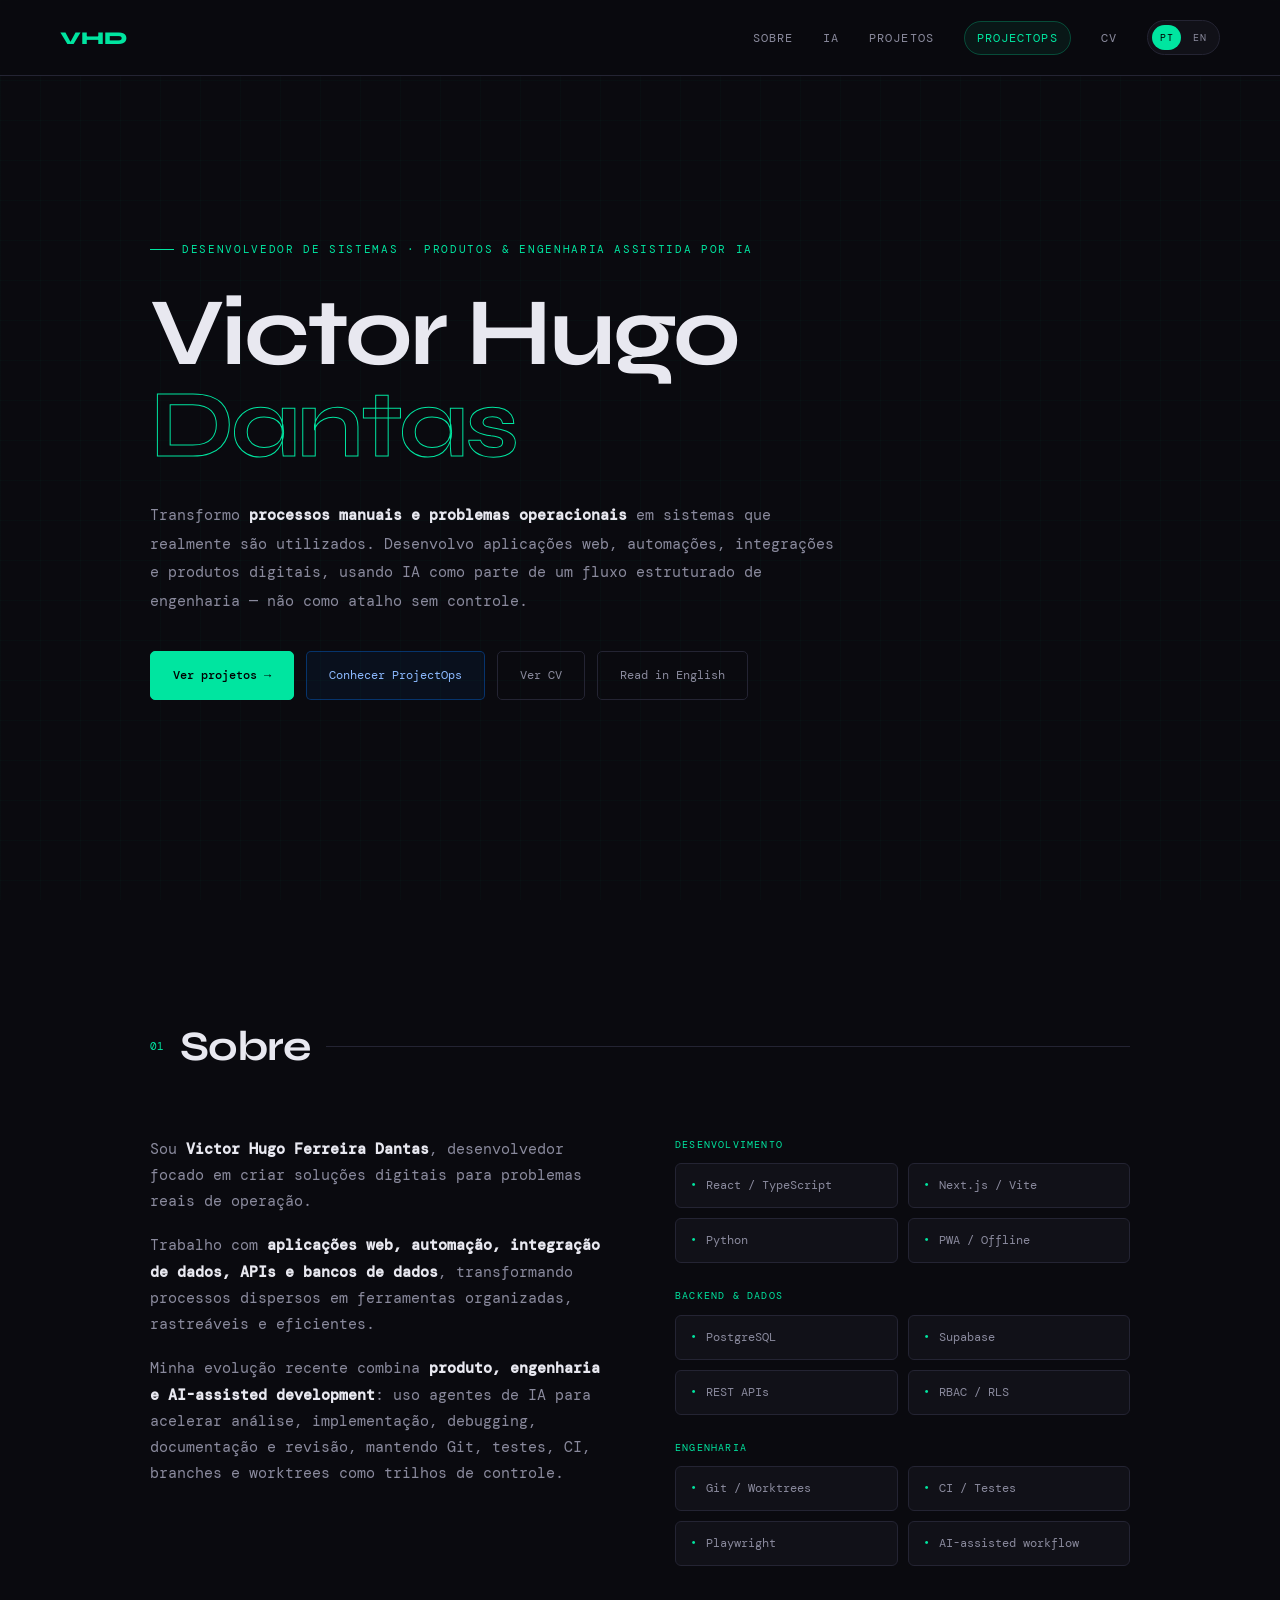
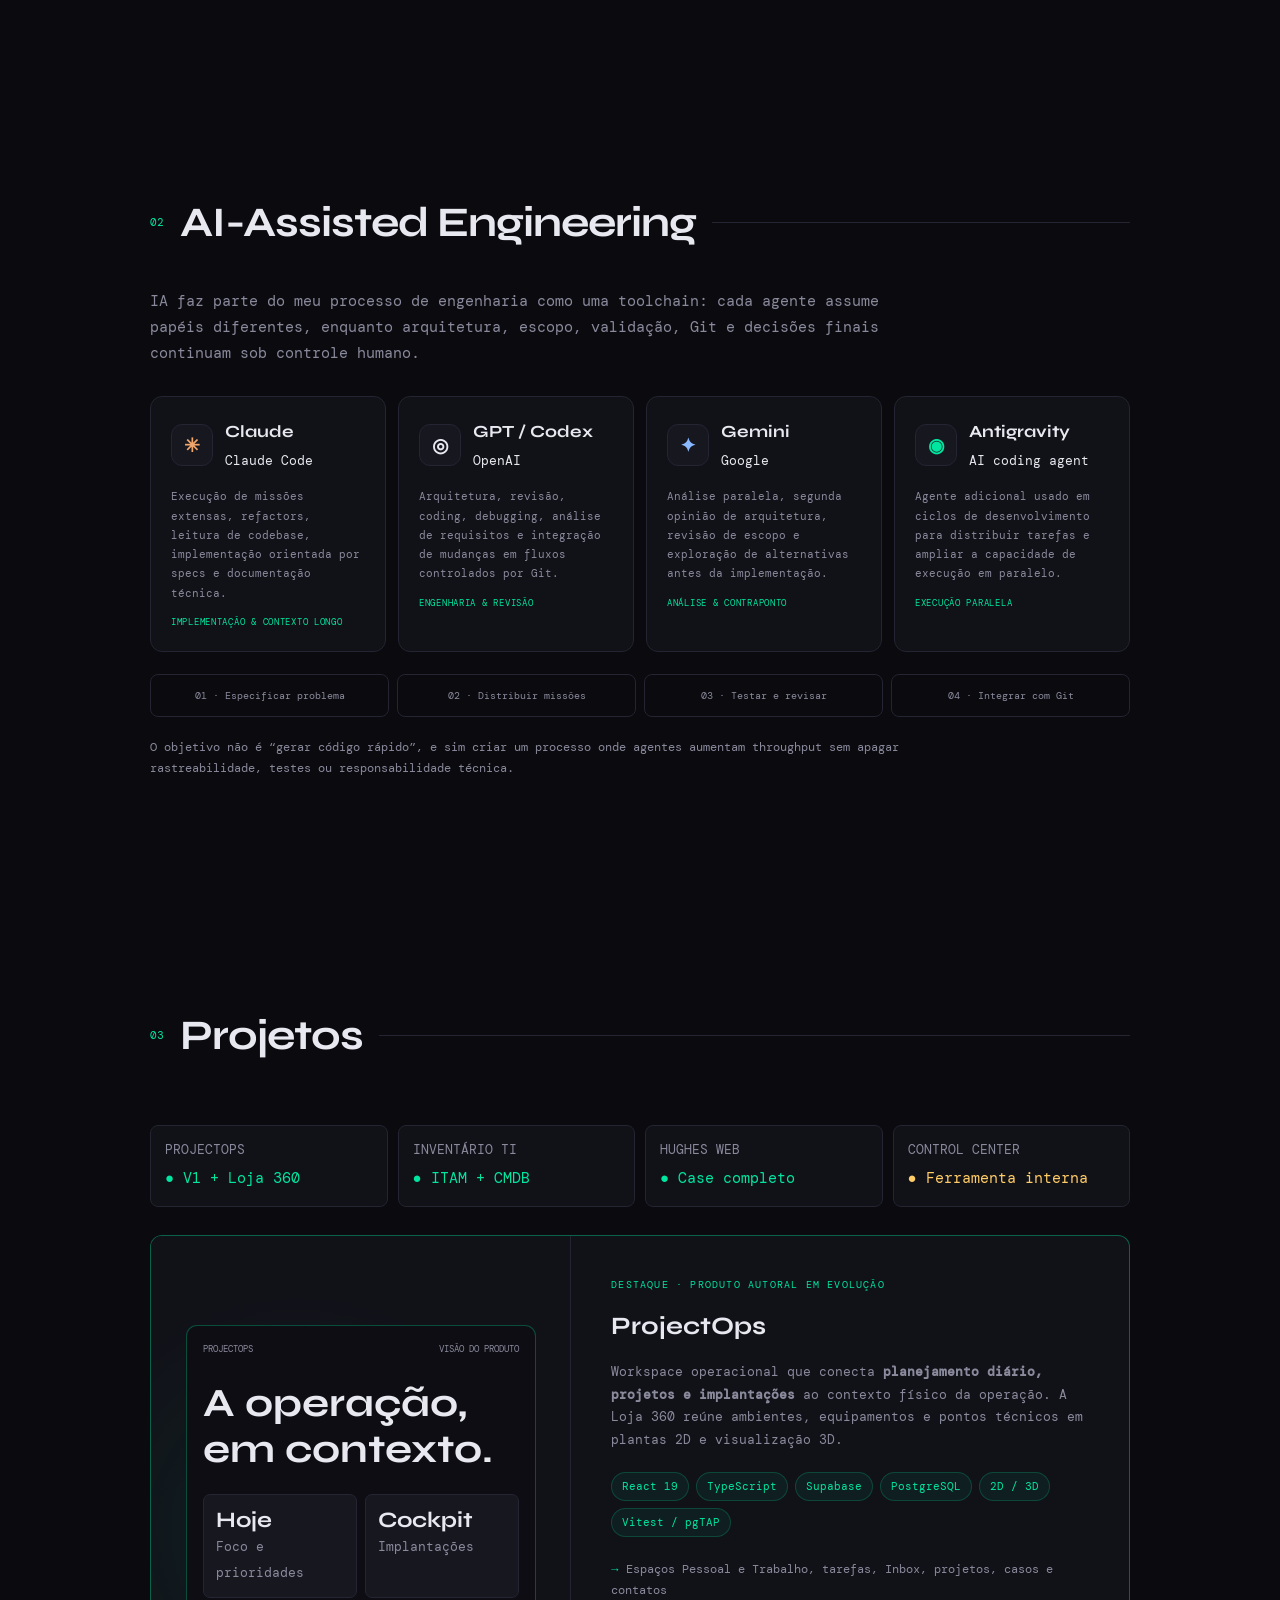
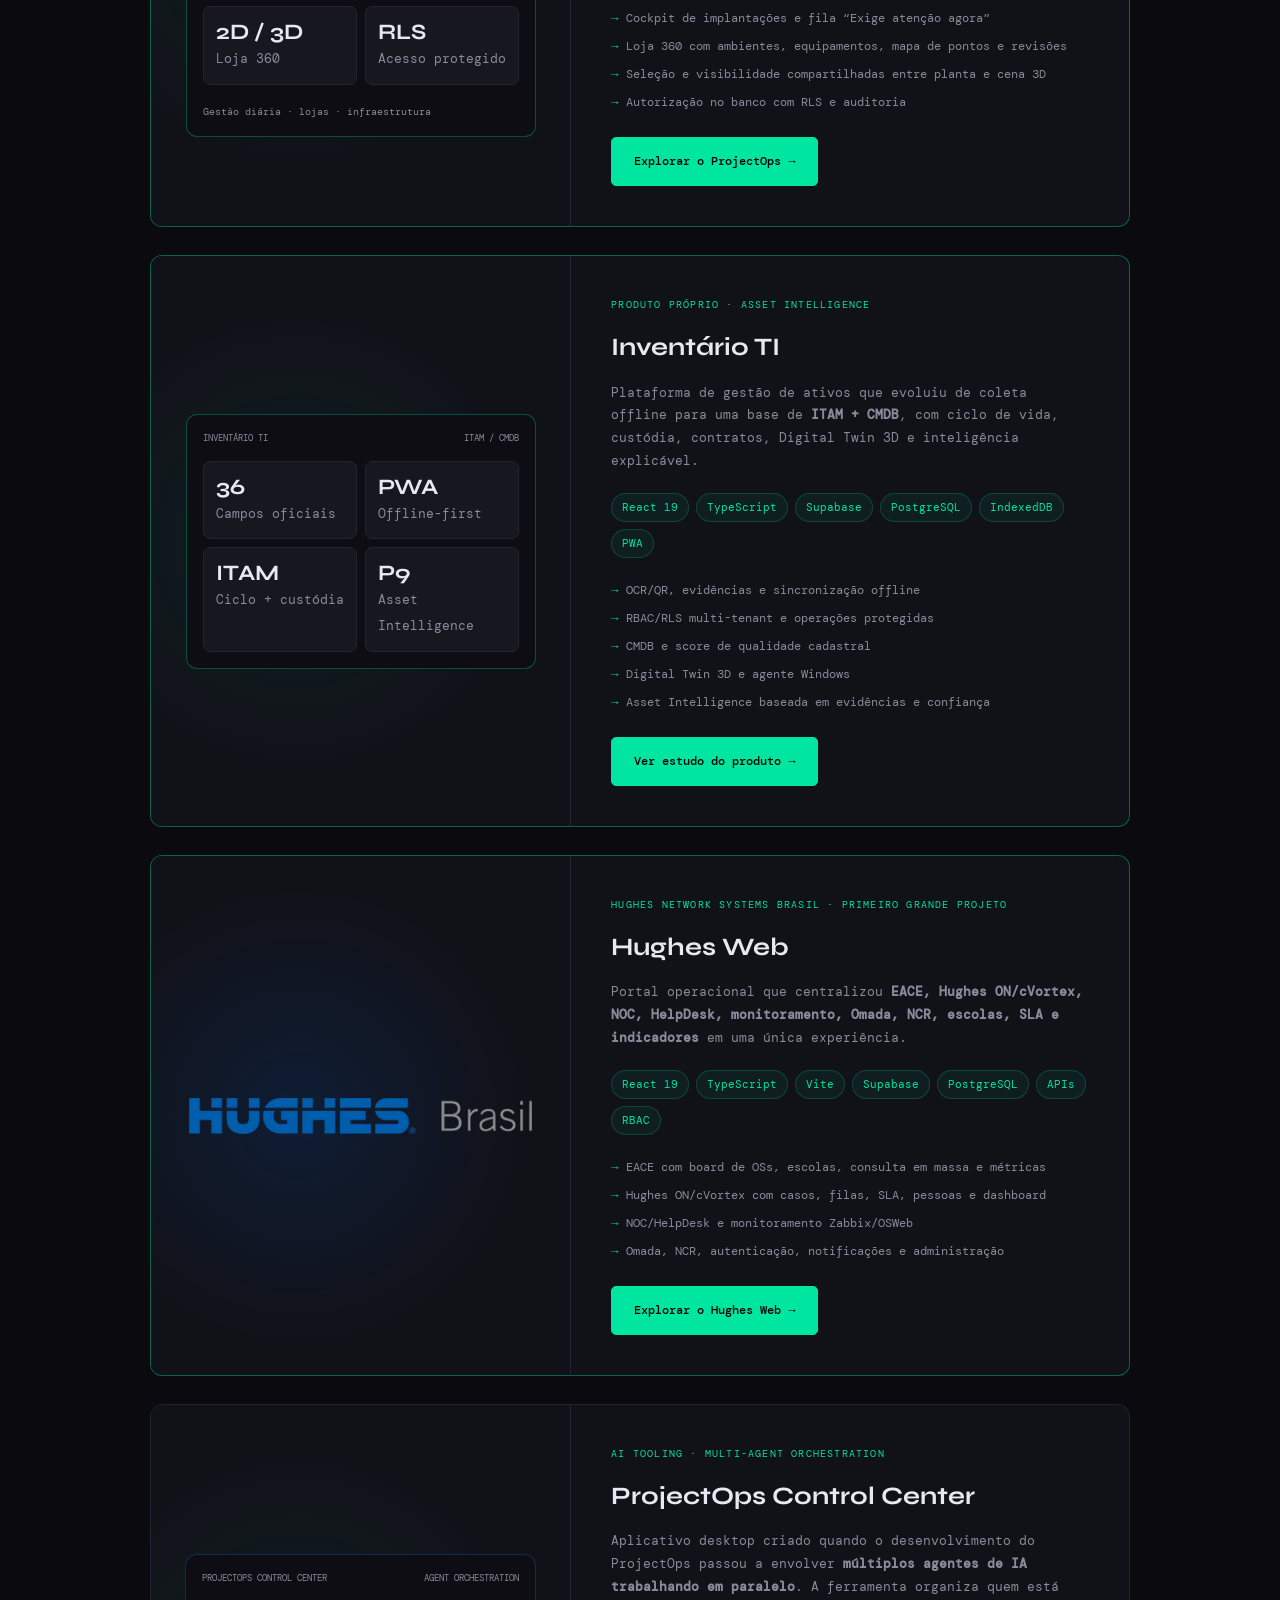
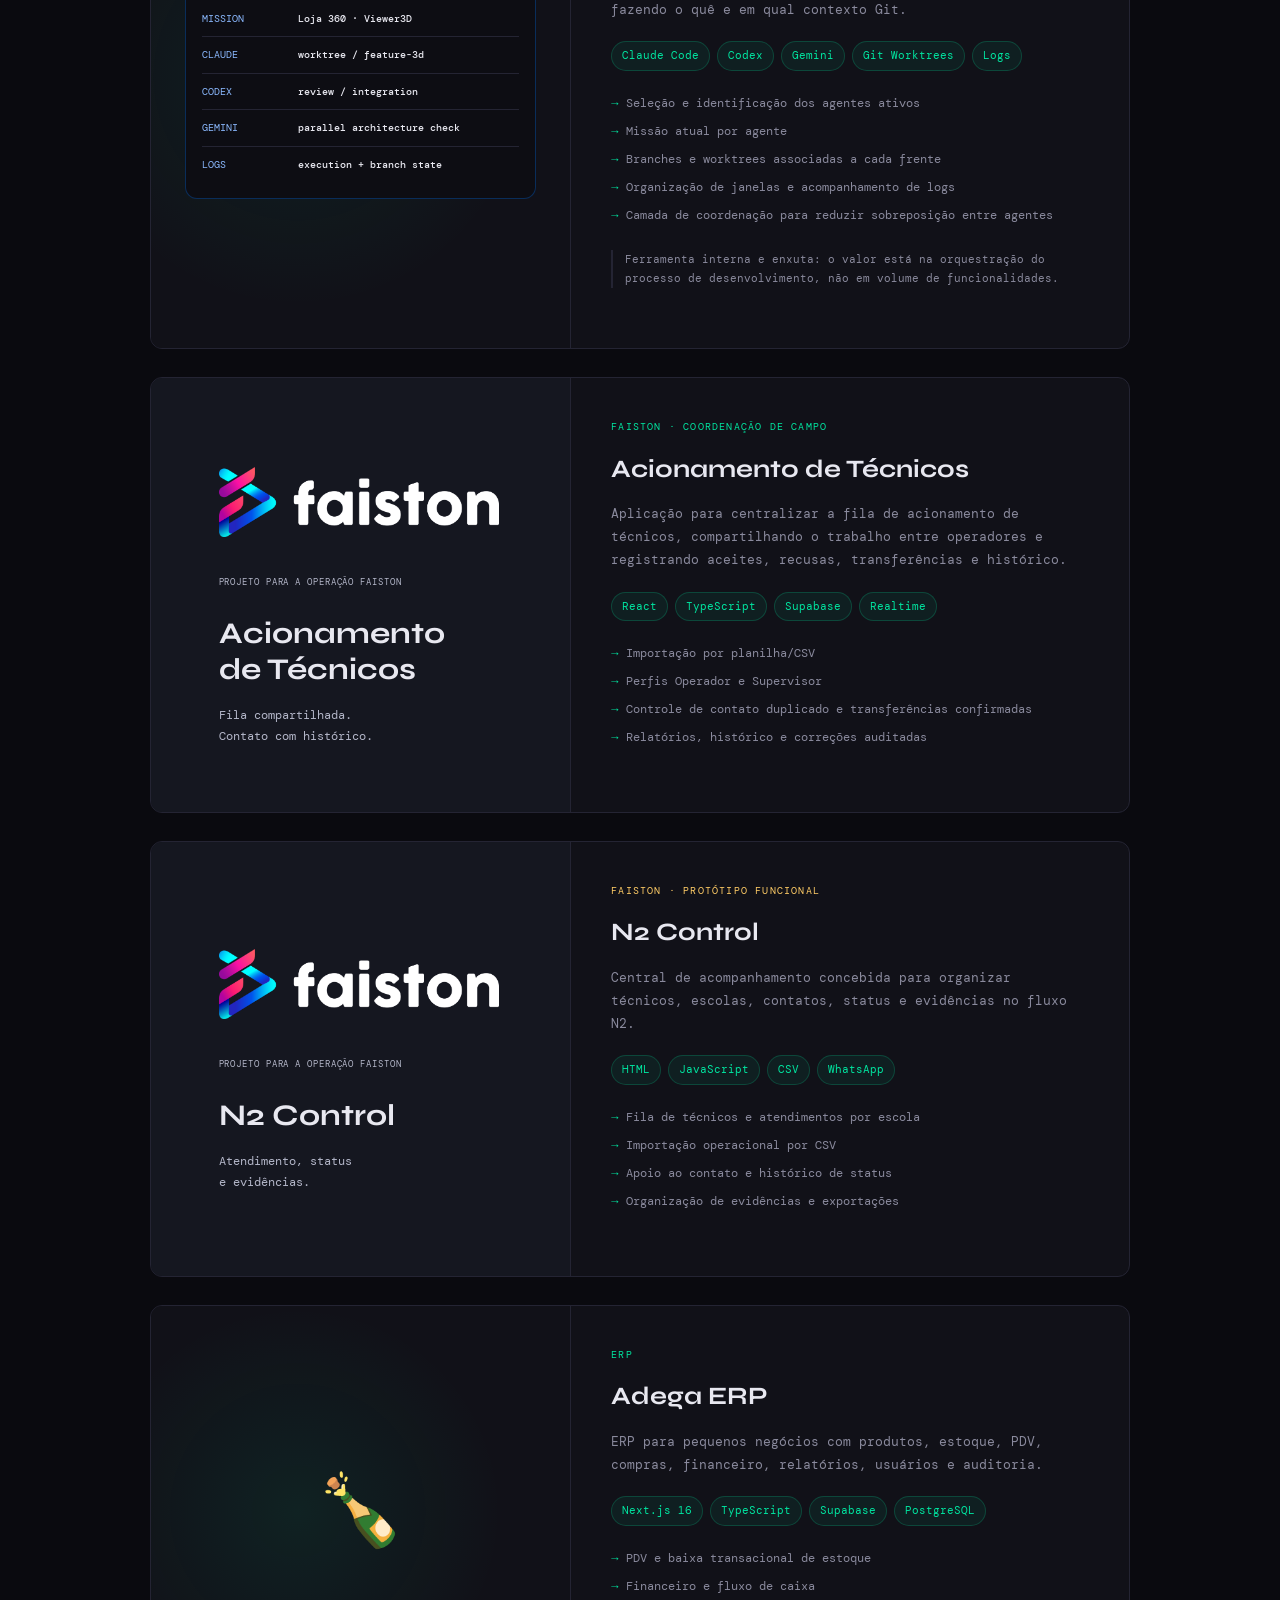
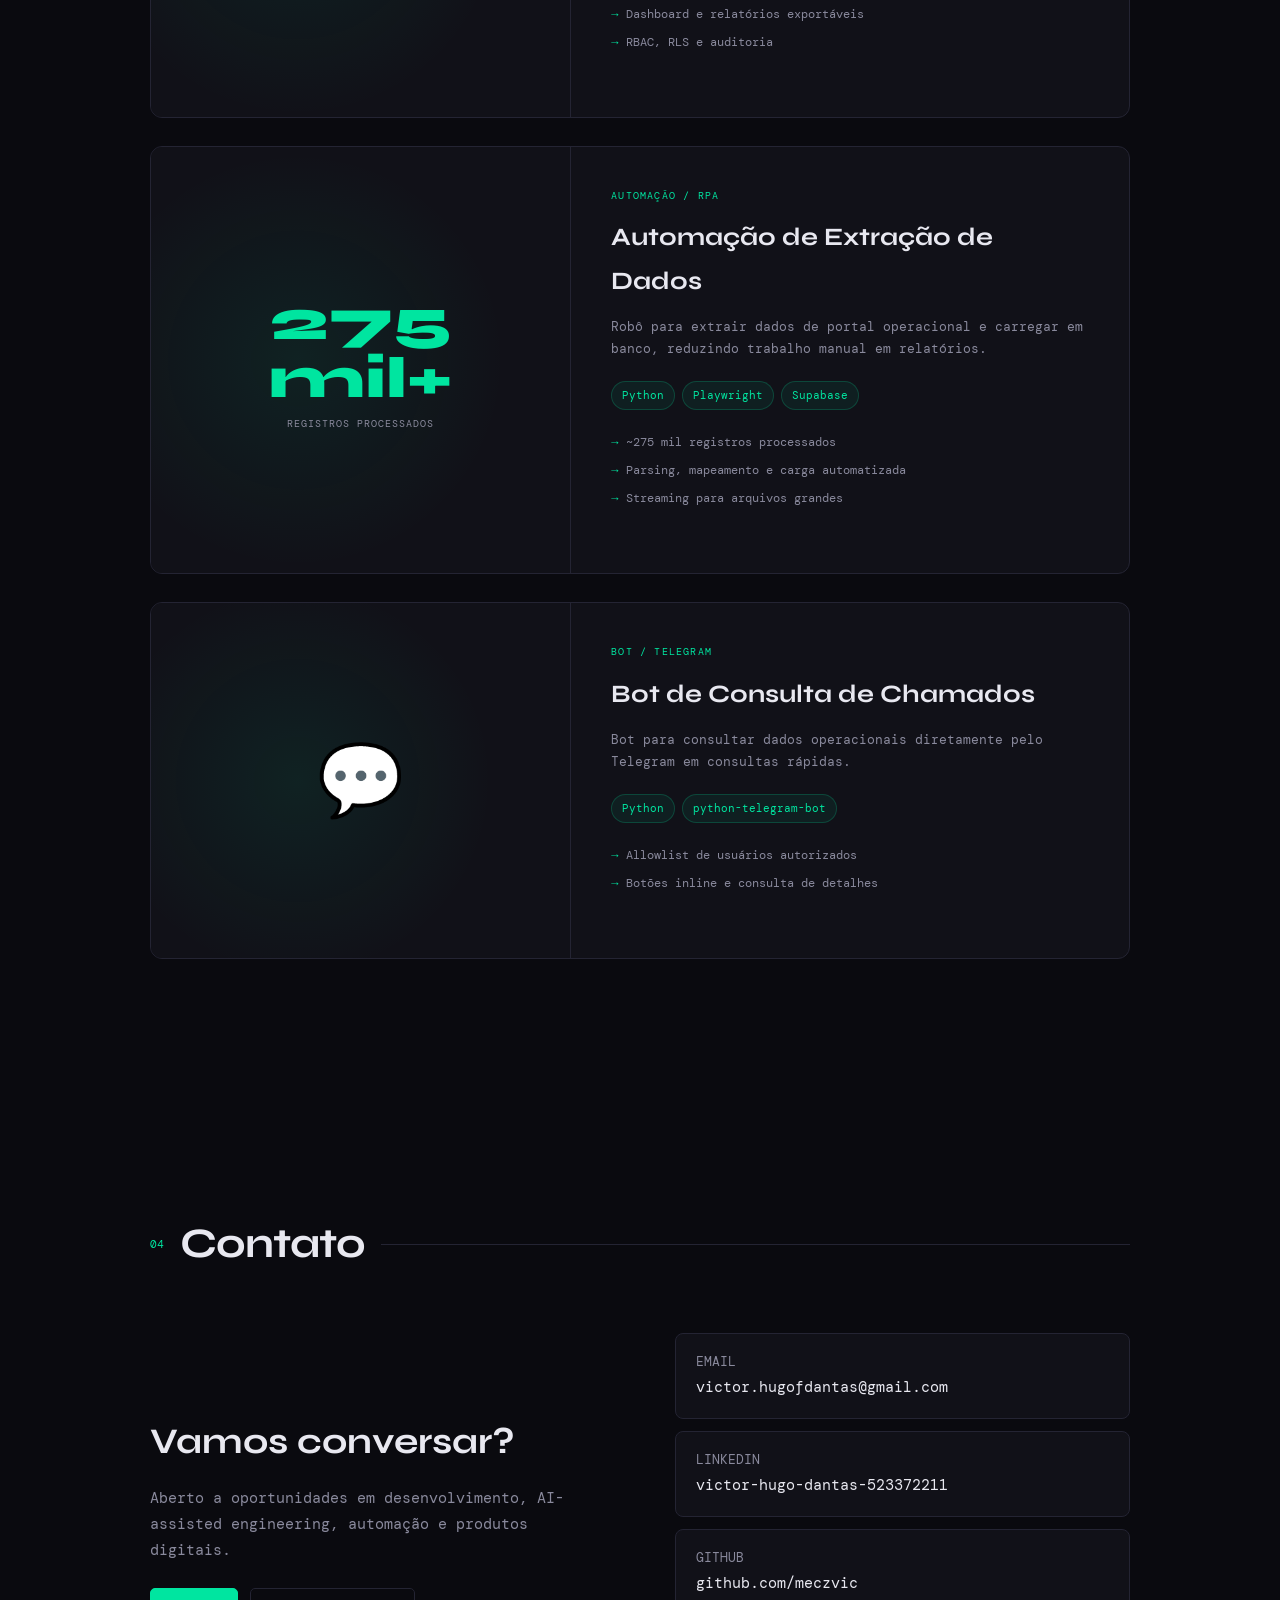
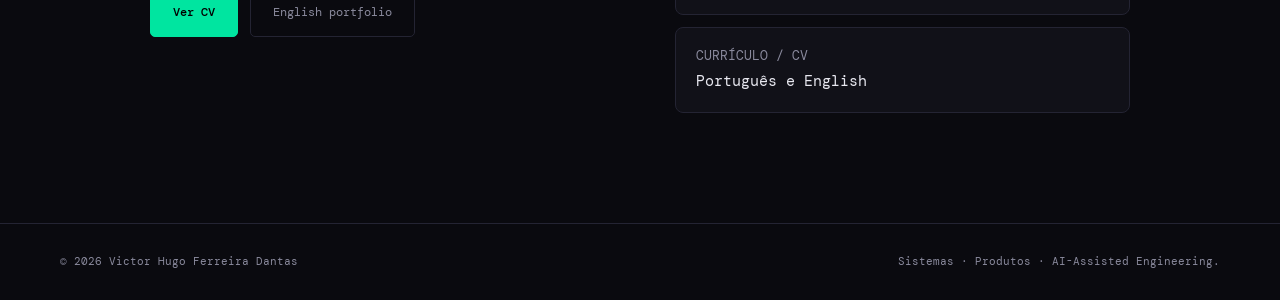
<file: index.html>
<!DOCTYPE html>
<html lang="pt-BR">
<head>
<meta charset="UTF-8"><meta name="viewport" content="width=device-width,initial-scale=1">
<title>Victor Hugo Ferreira Dantas — Portfólio</title>
<meta name="description" content="Portfólio de Victor Hugo Ferreira Dantas — sistemas, automação, AI-assisted engineering e produtos digitais.">
<link rel="preconnect" href="https://fonts.googleapis.com"><link rel="preconnect" href="https://fonts.gstatic.com" crossorigin>
<link href="https://fonts.googleapis.com/css2?family=Syne:wght@400;600;700;800&family=DM+Mono:wght@300;400;500&display=swap" rel="stylesheet">
<link rel="stylesheet" href="styles.css?v=20261028-2">
<style>
.lang-switch{display:inline-flex;align-items:center;gap:4px;padding:4px;border:1px solid var(--border);border-radius:999px;background:var(--surface)}.lang-switch a{padding:4px 8px!important;border-radius:999px;font-size:10px!important;letter-spacing:.08em!important}.lang-switch a.active{background:var(--accent);color:#000!important}.ai-grid{display:grid;grid-template-columns:repeat(4,1fr);gap:12px;margin-bottom:18px}.ai-card{padding:20px;border:1px solid var(--border);border-radius:12px;background:var(--surface)}.ai-head{display:flex;align-items:center;gap:12px;margin-bottom:14px}.ai-mark{width:42px;height:42px;border-radius:11px;display:grid;place-items:center;background:var(--surface2);border:1px solid var(--border);font:700 19px var(--head)}.ai-mark.claude{color:#f0a56b}.ai-mark.openai{color:#e8e8f0}.ai-mark.gemini{color:#8bb9ff}.ai-mark.antigravity{color:var(--accent)}.ai-card h3{font-size:17px}.ai-card p{font-size:11px;color:var(--muted)}.ai-role{display:block;margin-top:12px;color:var(--accent);font-size:9px;text-transform:uppercase;letter-spacing:.08em}.ai-pipeline{display:grid;grid-template-columns:repeat(4,1fr);gap:8px;margin-top:22px}.ai-step{padding:12px;border:1px solid var(--border);border-radius:8px;color:var(--muted);font-size:10px;text-align:center}.control-visual{width:100%;max-width:360px;border:1px solid rgba(0,119,255,.3);border-radius:12px;padding:16px;background:#0d0d13}.control-row{display:grid;grid-template-columns:86px 1fr;gap:10px;padding:9px 0;border-bottom:1px solid var(--border);font-size:10px}.control-row:last-child{border-bottom:0}.control-row span:first-child{color:#8bb9ff;text-transform:uppercase}.control-row b{font-weight:500}.ai-note{max-width:820px;color:var(--muted);font-size:12px;margin-top:20px}.lang-mobile{display:none}@media(max-width:900px){.ai-grid{grid-template-columns:1fr 1fr}.ai-pipeline{grid-template-columns:1fr 1fr}}@media(max-width:800px){.lang-mobile{display:flex;margin-left:auto}.navlinks .lang-switch{display:none}}@media(max-width:520px){.ai-grid,.ai-pipeline{grid-template-columns:1fr}}
</style>
</head>
<body>
<a class="skip-link" href="#hero">Pular para o conteúdo</a>
<nav><a class="logo" href="#hero">VHD</a><ul class="navlinks"><li><a href="#sobre">Sobre</a></li><li><a href="#ia">IA</a></li><li><a href="#projetos">Projetos</a></li><li><a class="nav-product" href="projectops.html">ProjectOps</a></li><li><a href="cv.html">CV</a></li><li class="lang-switch"><a class="active" href="index.html" aria-current="page">PT</a><a href="en/index.html" data-set-lang="en">EN</a></li></ul><div class="lang-switch lang-mobile"><a class="active" href="index.html">PT</a><a href="en/index.html" data-set-lang="en">EN</a></div></nav>
<section id="hero" class="container hero"><div class="eyebrow">Desenvolvedor de Sistemas · Produtos & Engenharia Assistida por IA</div><h1>Victor Hugo<br><span>Dantas</span></h1><p>Transformo <strong>processos manuais e problemas operacionais</strong> em sistemas que realmente são utilizados. Desenvolvo aplicações web, automações, integrações e produtos digitais, usando IA como parte de um fluxo estruturado de engenharia — não como atalho sem controle.</p><div class="actions"><a class="btn primary" href="#projetos">Ver projetos →</a><a class="btn blue" href="projectops.html">Conhecer ProjectOps</a><a class="btn outline" href="cv.html">Ver CV</a><a class="btn outline" href="en/index.html" data-set-lang="en">Read in English</a></div></section>
<section id="sobre" class="container section"><div class="section-head reveal"><span class="num">01</span><h2>Sobre</h2><div class="line"></div></div><div class="about"><div class="reveal"><p>Sou <strong>Victor Hugo Ferreira Dantas</strong>, desenvolvedor focado em criar soluções digitais para problemas reais de operação.</p><p>Trabalho com <strong>aplicações web, automação, integração de dados, APIs e bancos de dados</strong>, transformando processos dispersos em ferramentas organizadas, rastreáveis e eficientes.</p><p>Minha evolução recente combina <strong>produto, engenharia e AI-assisted development</strong>: uso agentes de IA para acelerar análise, implementação, debugging, documentação e revisão, mantendo Git, testes, CI, branches e worktrees como trilhos de controle.</p></div><div class="reveal"><div class="skill-group"><div class="skill-title">Desenvolvimento</div><div class="skills"><div class="skill">React / TypeScript</div><div class="skill">Next.js / Vite</div><div class="skill">Python</div><div class="skill">PWA / Offline</div></div></div><div class="skill-group"><div class="skill-title">Backend & Dados</div><div class="skills"><div class="skill">PostgreSQL</div><div class="skill">Supabase</div><div class="skill">REST APIs</div><div class="skill">RBAC / RLS</div></div></div><div class="skill-group"><div class="skill-title">Engenharia</div><div class="skills"><div class="skill">Git / Worktrees</div><div class="skill">CI / Testes</div><div class="skill">Playwright</div><div class="skill">AI-assisted workflow</div></div></div></div></div></section>
<section id="ia" class="container section"><div class="section-head reveal"><span class="num">02</span><h2>AI-Assisted Engineering</h2><div class="line"></div></div><p class="section-intro">IA faz parte do meu processo de engenharia como uma toolchain: cada agente assume papéis diferentes, enquanto arquitetura, escopo, validação, Git e decisões finais continuam sob controle humano.</p><div class="ai-grid reveal"><article class="ai-card"><div class="ai-head"><div class="ai-mark claude">✳</div><div><h3>Claude</h3><small>Claude Code</small></div></div><p>Execução de missões extensas, refactors, leitura de codebase, implementação orientada por specs e documentação técnica.</p><span class="ai-role">Implementação & contexto longo</span></article><article class="ai-card"><div class="ai-head"><div class="ai-mark openai">◎</div><div><h3>GPT / Codex</h3><small>OpenAI</small></div></div><p>Arquitetura, revisão, coding, debugging, análise de requisitos e integração de mudanças em fluxos controlados por Git.</p><span class="ai-role">Engenharia & revisão</span></article><article class="ai-card"><div class="ai-head"><div class="ai-mark gemini">✦</div><div><h3>Gemini</h3><small>Google</small></div></div><p>Análise paralela, segunda opinião de arquitetura, revisão de escopo e exploração de alternativas antes da implementação.</p><span class="ai-role">Análise & contraponto</span></article><article class="ai-card"><div class="ai-head"><div class="ai-mark antigravity">◉</div><div><h3>Antigravity</h3><small>AI coding agent</small></div></div><p>Agente adicional usado em ciclos de desenvolvimento para distribuir tarefas e ampliar a capacidade de execução em paralelo.</p><span class="ai-role">Execução paralela</span></article></div><div class="ai-pipeline reveal"><div class="ai-step">01 · Especificar problema</div><div class="ai-step">02 · Distribuir missões</div><div class="ai-step">03 · Testar e revisar</div><div class="ai-step">04 · Integrar com Git</div></div><p class="ai-note reveal">O objetivo não é “gerar código rápido”, e sim criar um processo onde agentes aumentam throughput sem apagar rastreabilidade, testes ou responsabilidade técnica.</p></section>
<section id="projetos" class="container section"><div class="section-head reveal"><span class="num">03</span><h2>Projetos</h2><div class="line"></div></div><div class="status-grid reveal"><div class="status"><small>ProjectOps</small><span class="live">● V1 + Loja 360</span></div><div class="status"><small>Inventário TI</small><span class="live">● ITAM + CMDB</span></div><div class="status"><small>Hughes Web</small><span class="live">● Case completo</span></div><div class="status"><small>Control Center</small><span class="plan">● Ferramenta interna</span></div></div>
<article id="projectops" class="project featured reveal"><div class="visual ops-visual"><div class="mock"><div class="mocktop"><span>ProjectOps</span><span>Visão do produto</span></div><div class="ops-title">A operação,<br>em contexto.</div><div class="mockgrid"><div class="mockcard"><b>Hoje</b><small>Foco e prioridades</small></div><div class="mockcard"><b>Cockpit</b><small>Implantações</small></div><div class="mockcard"><b>2D / 3D</b><small>Loja 360</small></div><div class="mockcard"><b>RLS</b><small>Acesso protegido</small></div></div><p class="visual-caption">Gestão diária · lojas · infraestrutura</p></div></div><div class="info"><span class="tag">Destaque · Produto autoral em evolução</span><h3>ProjectOps</h3><p>Workspace operacional que conecta <strong>planejamento diário, projetos e implantações</strong> ao contexto físico da operação. A Loja 360 reúne ambientes, equipamentos e pontos técnicos em plantas 2D e visualização 3D.</p><div class="stack"><span>React 19</span><span>TypeScript</span><span>Supabase</span><span>PostgreSQL</span><span>2D / 3D</span><span>Vitest / pgTAP</span></div><ul class="features"><li>Espaços Pessoal e Trabalho, tarefas, Inbox, projetos, casos e contatos</li><li>Cockpit de implantações e fila “Exige atenção agora”</li><li>Loja 360 com ambientes, equipamentos, mapa de pontos e revisões</li><li>Seleção e visibilidade compartilhadas entre planta e cena 3D</li><li>Autorização no banco com RLS e auditoria</li></ul><a class="btn primary" href="projectops.html">Explorar o ProjectOps →</a></div></article>
<article id="inventario" class="project featured reveal"><div class="visual"><div class="mock"><div class="mocktop"><span>Inventário TI</span><span>ITAM / CMDB</span></div><div class="mockgrid"><div class="mockcard"><b>36</b><small>Campos oficiais</small></div><div class="mockcard"><b>PWA</b><small>Offline-first</small></div><div class="mockcard"><b>ITAM</b><small>Ciclo + custódia</small></div><div class="mockcard"><b>P9</b><small>Asset Intelligence</small></div></div></div></div><div class="info"><span class="tag">Produto próprio · Asset Intelligence</span><h3>Inventário TI</h3><p>Plataforma de gestão de ativos que evoluiu de coleta offline para uma base de <strong>ITAM + CMDB</strong>, com ciclo de vida, custódia, contratos, Digital Twin 3D e inteligência explicável.</p><div class="stack"><span>React 19</span><span>TypeScript</span><span>Supabase</span><span>PostgreSQL</span><span>IndexedDB</span><span>PWA</span></div><ul class="features"><li>OCR/QR, evidências e sincronização offline</li><li>RBAC/RLS multi-tenant e operações protegidas</li><li>CMDB e score de qualidade cadastral</li><li>Digital Twin 3D e agente Windows</li><li>Asset Intelligence baseada em evidências e confiança</li></ul><a class="btn primary" href="inventario-ti.html">Ver estudo do produto →</a></div></article>
<article id="hughes-web" class="project featured reveal"><div class="visual" style="background:radial-gradient(circle at 35% 50%,rgba(0,119,255,.12),transparent 62%),var(--surface);padding:38px"><img src="assets/hughes-brasil.webp" alt="Hughes Brasil" width="1470" height="154" style="display:block;width:100%;max-width:520px;height:auto" loading="lazy"></div><div class="info"><span class="tag">Hughes Network Systems Brasil · Primeiro grande projeto</span><h3>Hughes Web</h3><p>Portal operacional que centralizou <strong>EACE, Hughes ON/cVortex, NOC, HelpDesk, monitoramento, Omada, NCR, escolas, SLA e indicadores</strong> em uma única experiência.</p><div class="stack"><span>React 19</span><span>TypeScript</span><span>Vite</span><span>Supabase</span><span>PostgreSQL</span><span>APIs</span><span>RBAC</span></div><ul class="features"><li>EACE com board de OSs, escolas, consulta em massa e métricas</li><li>Hughes ON/cVortex com casos, filas, SLA, pessoas e dashboard</li><li>NOC/HelpDesk e monitoramento Zabbix/OSWeb</li><li>Omada, NCR, autenticação, notificações e administração</li></ul><a class="btn primary" href="hughes-web.html">Explorar o Hughes Web →</a></div></article>
<article id="control-center" class="project reveal"><div class="visual"><div class="control-visual"><div class="mocktop"><span>ProjectOps Control Center</span><span>Agent orchestration</span></div><div class="control-row"><span>Mission</span><b>Loja 360 · Viewer3D</b></div><div class="control-row"><span>Claude</span><b>worktree / feature-3d</b></div><div class="control-row"><span>Codex</span><b>review / integration</b></div><div class="control-row"><span>Gemini</span><b>parallel architecture check</b></div><div class="control-row"><span>Logs</span><b>execution + branch state</b></div></div></div><div class="info"><span class="tag">AI Tooling · Multi-agent orchestration</span><h3>ProjectOps Control Center</h3><p>Aplicativo desktop criado quando o desenvolvimento do ProjectOps passou a envolver <strong>múltiplos agentes de IA trabalhando em paralelo</strong>. A ferramenta organiza quem está fazendo o quê e em qual contexto Git.</p><div class="stack"><span>Claude Code</span><span>Codex</span><span>Gemini</span><span>Git Worktrees</span><span>Logs</span></div><ul class="features"><li>Seleção e identificação dos agentes ativos</li><li>Missão atual por agente</li><li>Branches e worktrees associadas a cada frente</li><li>Organização de janelas e acompanhamento de logs</li><li>Camada de coordenação para reduzir sobreposição entre agentes</li></ul><p class="project-note">Ferramenta interna e enxuta: o valor está na orquestração do processo de desenvolvimento, não em volume de funcionalidades.</p></div></article>
<article id="acionamento" class="project reveal"><div class="visual faiston-visual"><div class="brand-project"><img src="assets/faiston-branco.png" alt="Faiston" width="280" height="71" loading="lazy"><span class="brand-context">Projeto para a operação Faiston</span><h4>Acionamento<br>de Técnicos</h4><p>Fila compartilhada.<br>Contato com histórico.</p></div></div><div class="info"><span class="tag">Faiston · Coordenação de campo</span><h3>Acionamento de Técnicos</h3><p>Aplicação para centralizar a fila de acionamento de técnicos, compartilhando o trabalho entre operadores e registrando aceites, recusas, transferências e histórico.</p><div class="stack"><span>React</span><span>TypeScript</span><span>Supabase</span><span>Realtime</span></div><ul class="features"><li>Importação por planilha/CSV</li><li>Perfis Operador e Supervisor</li><li>Controle de contato duplicado e transferências confirmadas</li><li>Relatórios, histórico e correções auditadas</li></ul></div></article>
<article id="n2" class="project reveal"><div class="visual faiston-visual"><div class="brand-project"><img src="assets/faiston-branco.png" alt="Faiston" width="280" height="71" loading="lazy"><span class="brand-context">Projeto para a operação Faiston</span><h4>N2 Control</h4><p>Atendimento, status<br>e evidências.</p></div></div><div class="info"><span class="tag warn">Faiston · Protótipo funcional</span><h3>N2 Control</h3><p>Central de acompanhamento concebida para organizar técnicos, escolas, contatos, status e evidências no fluxo N2.</p><div class="stack"><span>HTML</span><span>JavaScript</span><span>CSV</span><span>WhatsApp</span></div><ul class="features"><li>Fila de técnicos e atendimentos por escola</li><li>Importação operacional por CSV</li><li>Apoio ao contato e histórico de status</li><li>Organização de evidências e exportações</li></ul></div></article>
<article class="project reveal"><div class="visual"><div class="icon">🍾</div></div><div class="info"><span class="tag">ERP</span><h3>Adega ERP</h3><p>ERP para pequenos negócios com produtos, estoque, PDV, compras, financeiro, relatórios, usuários e auditoria.</p><div class="stack"><span>Next.js 16</span><span>TypeScript</span><span>Supabase</span><span>PostgreSQL</span></div><ul class="features"><li>PDV e baixa transacional de estoque</li><li>Financeiro e fluxo de caixa</li><li>Dashboard e relatórios exportáveis</li><li>RBAC, RLS e auditoria</li></ul></div></article>
<article class="project reveal"><div class="visual"><div class="metric">275 mil+<span>registros processados</span></div></div><div class="info"><span class="tag">Automação / RPA</span><h3>Automação de Extração de Dados</h3><p>Robô para extrair dados de portal operacional e carregar em banco, reduzindo trabalho manual em relatórios.</p><div class="stack"><span>Python</span><span>Playwright</span><span>Supabase</span></div><ul class="features"><li>~275 mil registros processados</li><li>Parsing, mapeamento e carga automatizada</li><li>Streaming para arquivos grandes</li></ul></div></article>
<article class="project reveal"><div class="visual"><div class="icon">💬</div></div><div class="info"><span class="tag">Bot / Telegram</span><h3>Bot de Consulta de Chamados</h3><p>Bot para consultar dados operacionais diretamente pelo Telegram em consultas rápidas.</p><div class="stack"><span>Python</span><span>python-telegram-bot</span></div><ul class="features"><li>Allowlist de usuários autorizados</li><li>Botões inline e consulta de detalhes</li></ul></div></article></section>
<section id="contato" class="container section"><div class="section-head reveal"><span class="num">04</span><h2>Contato</h2><div class="line"></div></div><div class="contact"><div class="reveal"><h3>Vamos conversar?</h3><p>Aberto a oportunidades em desenvolvimento, AI-assisted engineering, automação e produtos digitais.</p><div class="actions"><a class="btn primary" href="cv.html">Ver CV</a><a class="btn outline" href="en/index.html" data-set-lang="en">English portfolio</a></div></div><div class="contact-links reveal"><a class="contact-link" href="mailto:victor.hugofdantas@gmail.com"><small>Email</small>victor.hugofdantas@gmail.com</a><a class="contact-link" href="https://www.linkedin.com/in/victor-hugo-dantas-523372211" target="_blank" rel="noopener noreferrer"><small>LinkedIn</small>victor-hugo-dantas-523372211</a><a class="contact-link" href="https://github.com/meczvic" target="_blank" rel="noopener noreferrer"><small>GitHub</small>github.com/meczvic</a><a class="contact-link" href="cv.html"><small>Currículo / CV</small>Português e English</a></div></div></section>
<footer><span>© 2026 Victor Hugo Ferreira Dantas</span><span>Sistemas · Produtos · AI-Assisted Engineering.</span></footer>
<script>document.querySelectorAll('[data-set-lang]').forEach(a=>a.addEventListener('click',()=>localStorage.setItem('portfolioLang',a.dataset.setLang)));const o=new IntersectionObserver(e=>e.forEach(x=>x.isIntersecting&&x.target.classList.add('visible')),{threshold:.1});document.querySelectorAll('.reveal').forEach(x=>o.observe(x));</script>
</body></html>
</file>
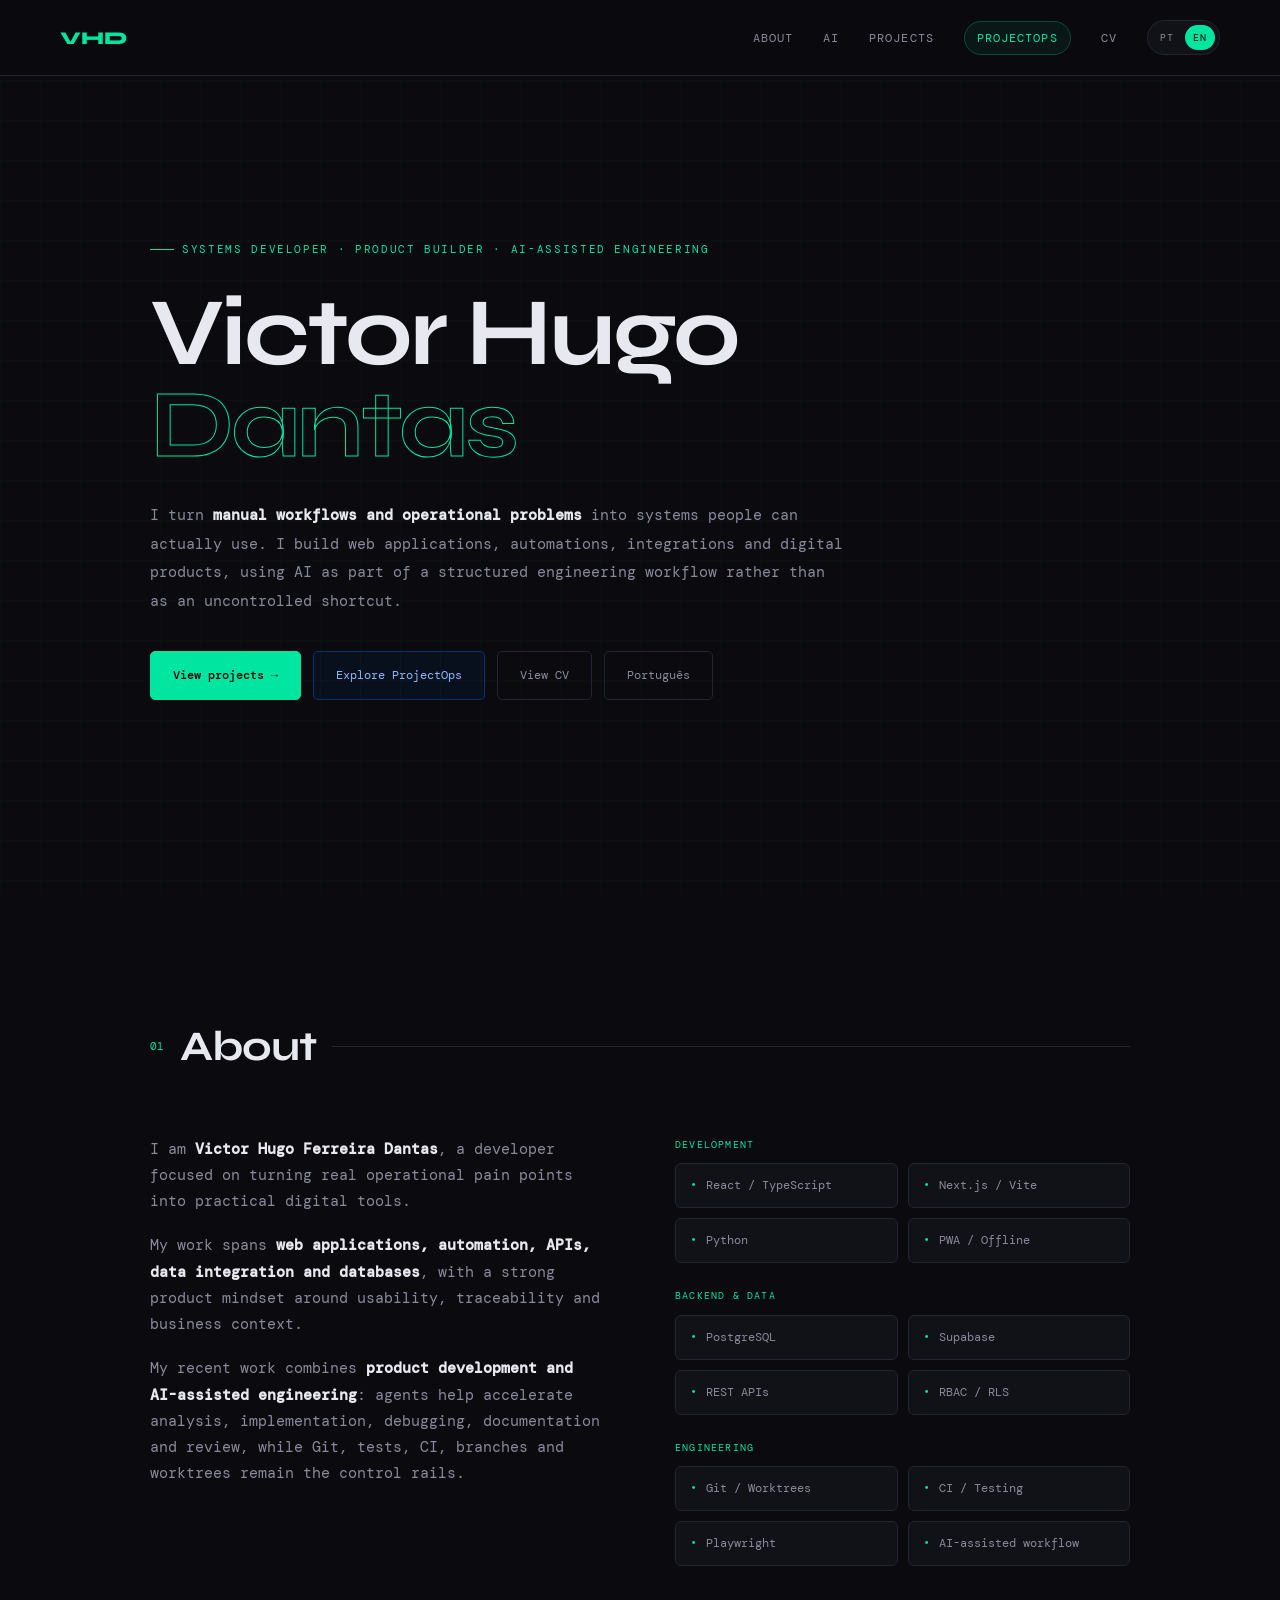
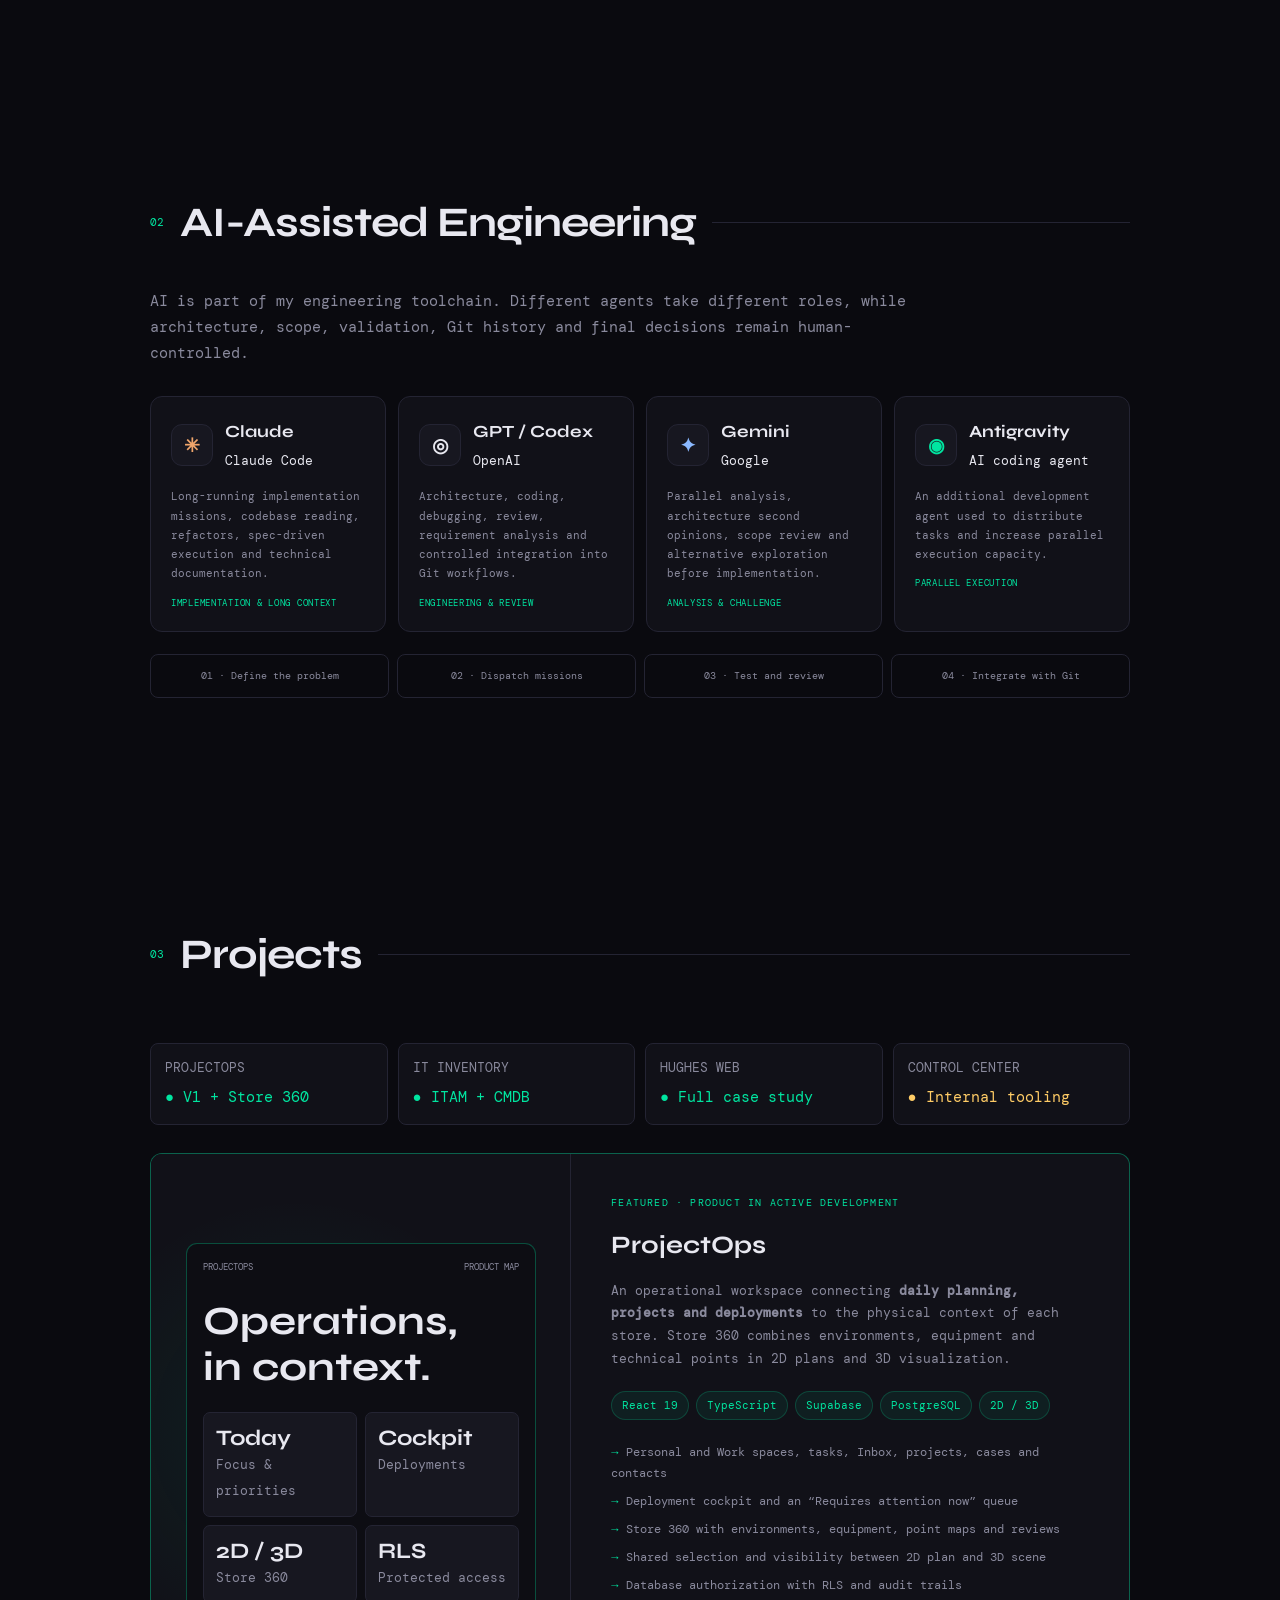
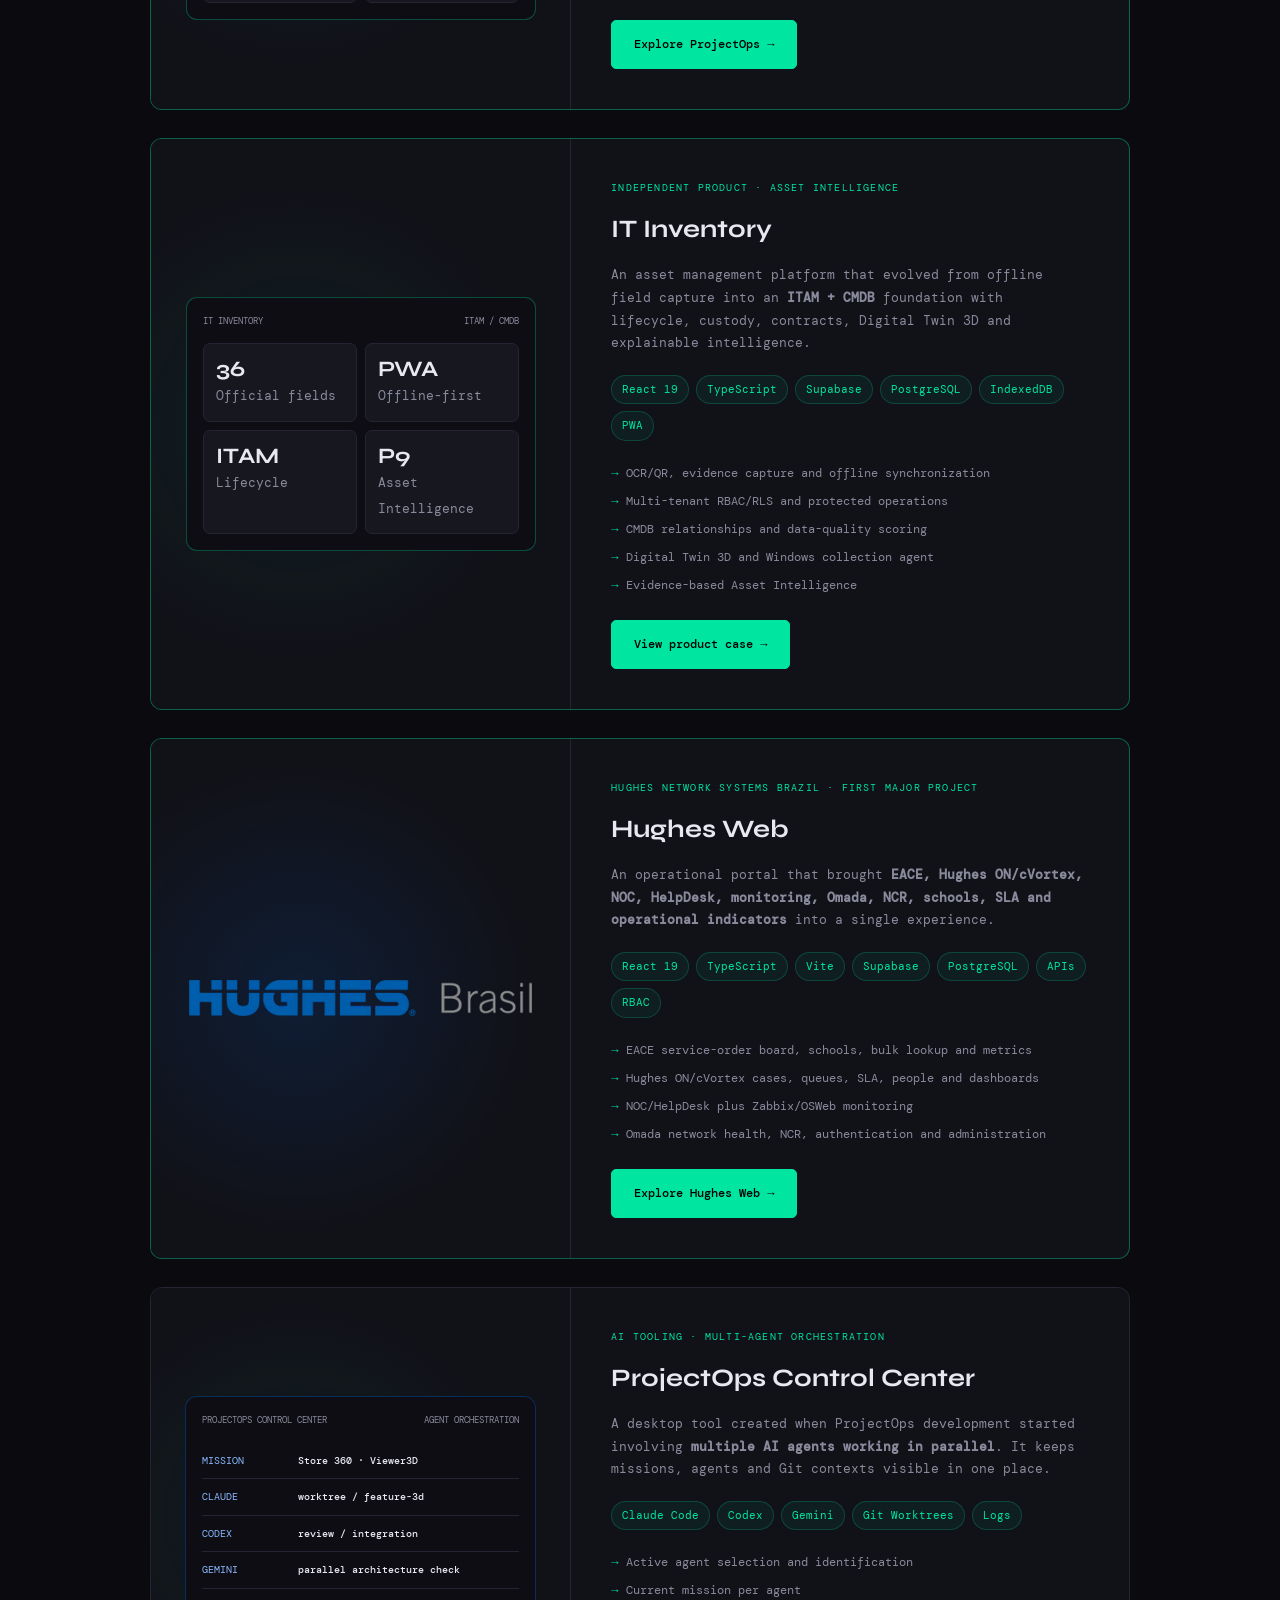
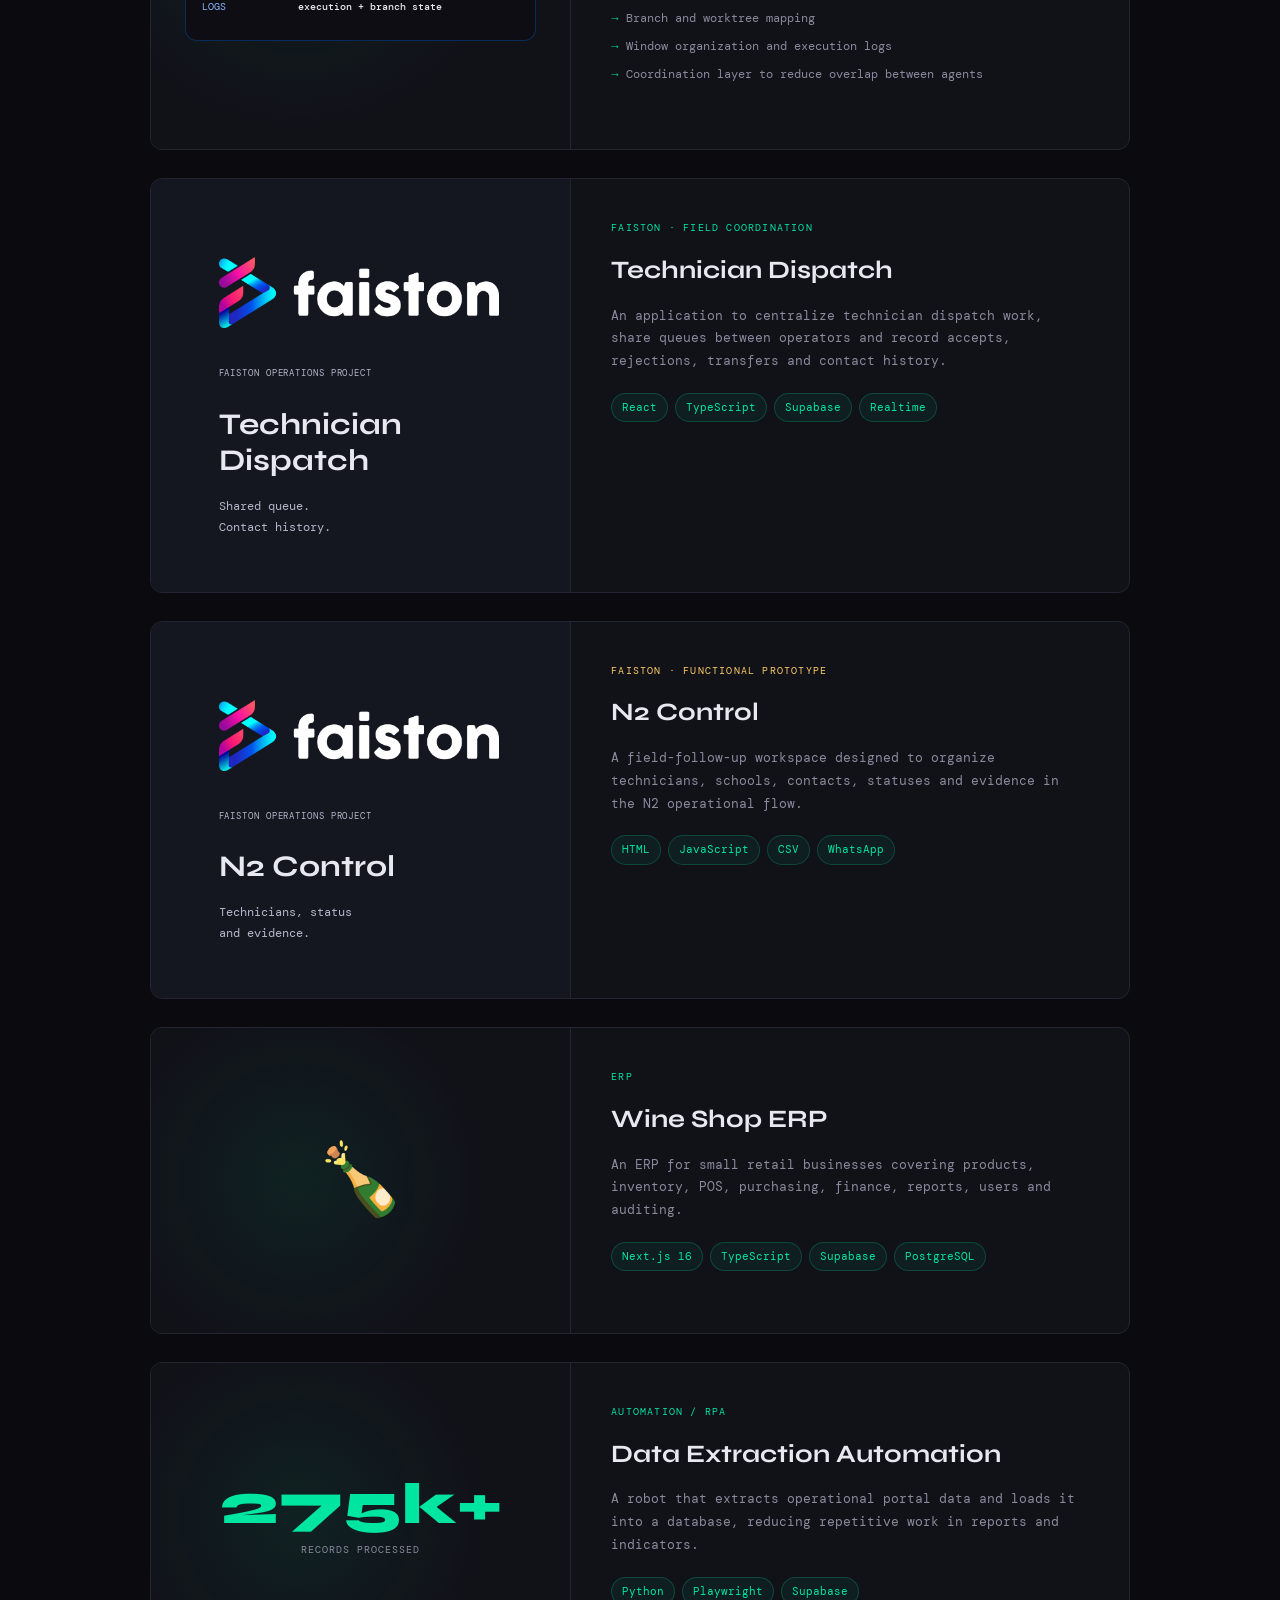
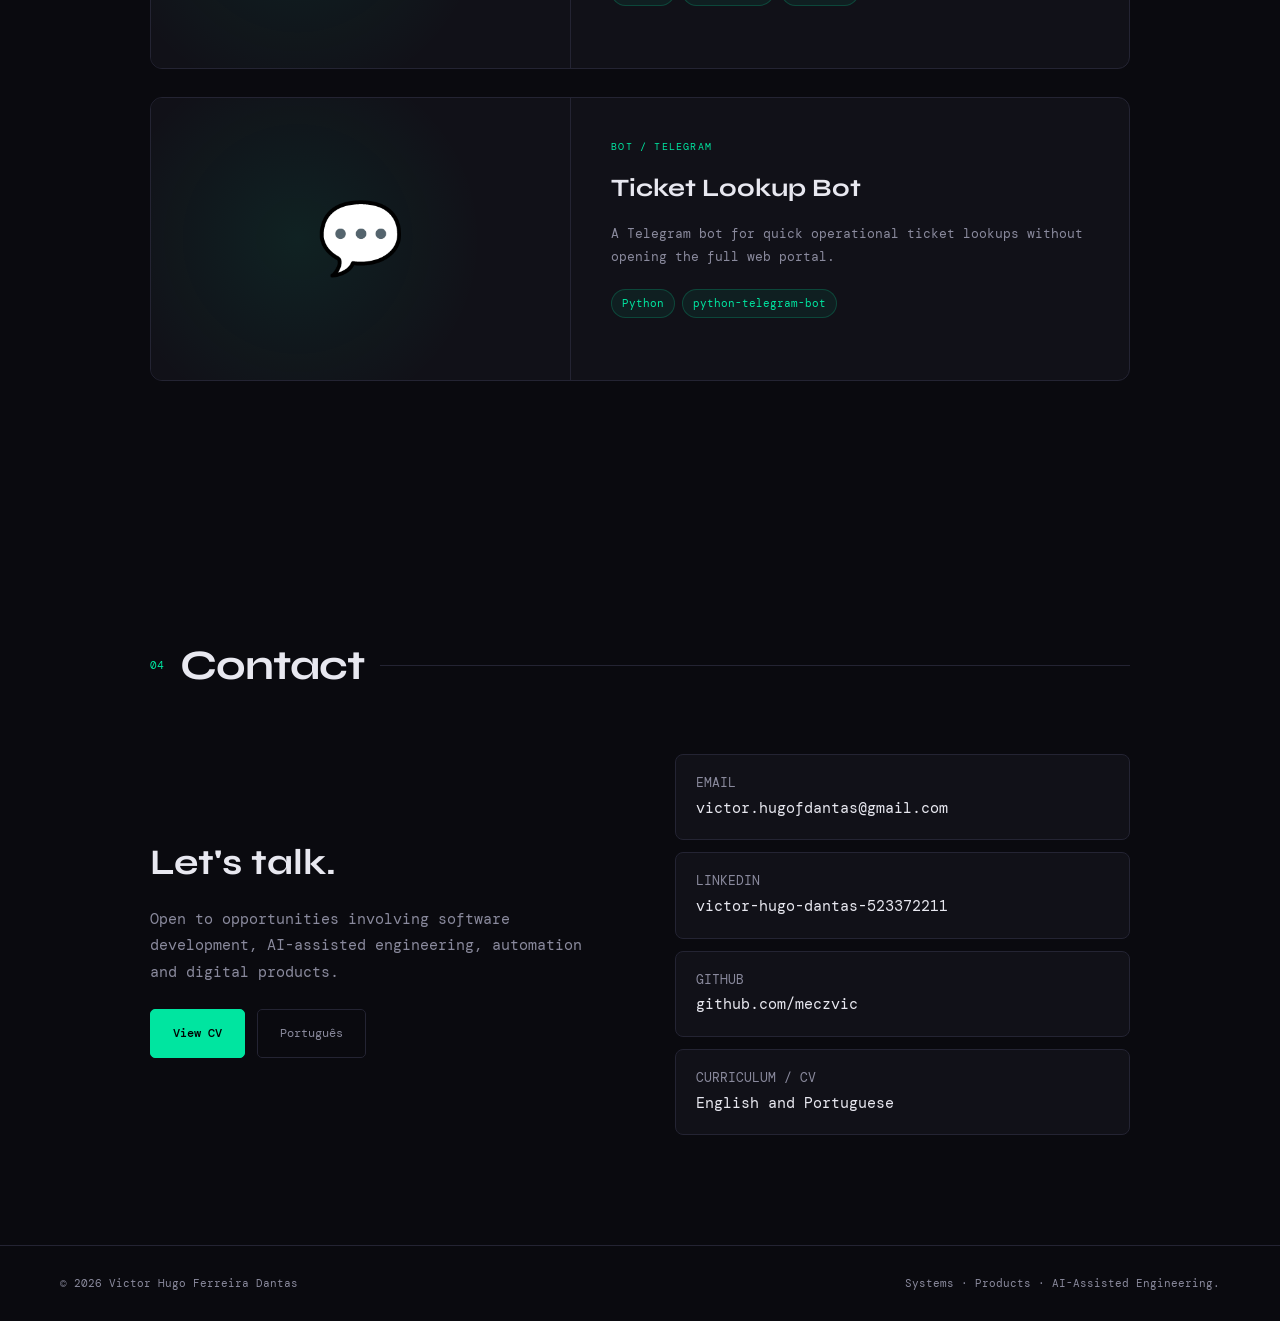
<file: en/index.html>
<!DOCTYPE html>
<html lang="en">
<head>
<meta charset="UTF-8"><meta name="viewport" content="width=device-width,initial-scale=1">
<title>Victor Hugo Ferreira Dantas — Portfolio</title>
<meta name="description" content="Portfolio of Victor Hugo Ferreira Dantas — systems, automation, AI-assisted engineering and digital products.">
<link rel="preconnect" href="https://fonts.googleapis.com"><link rel="preconnect" href="https://fonts.gstatic.com" crossorigin>
<link href="https://fonts.googleapis.com/css2?family=Syne:wght@400;600;700;800&family=DM+Mono:wght@300;400;500&display=swap" rel="stylesheet">
<link rel="stylesheet" href="../styles.css?v=20261028-2">
<style>
.lang-switch{display:inline-flex;align-items:center;gap:4px;padding:4px;border:1px solid var(--border);border-radius:999px;background:var(--surface)}.lang-switch a{padding:4px 8px!important;border-radius:999px;font-size:10px!important;letter-spacing:.08em!important}.lang-switch a.active{background:var(--accent);color:#000!important}.ai-grid{display:grid;grid-template-columns:repeat(4,1fr);gap:12px;margin-bottom:18px}.ai-card{padding:20px;border:1px solid var(--border);border-radius:12px;background:var(--surface)}.ai-head{display:flex;align-items:center;gap:12px;margin-bottom:14px}.ai-mark{width:42px;height:42px;border-radius:11px;display:grid;place-items:center;background:var(--surface2);border:1px solid var(--border);font:700 19px var(--head)}.ai-mark.claude{color:#f0a56b}.ai-mark.openai{color:#e8e8f0}.ai-mark.gemini{color:#8bb9ff}.ai-mark.antigravity{color:var(--accent)}.ai-card h3{font-size:17px}.ai-card p{font-size:11px;color:var(--muted)}.ai-role{display:block;margin-top:12px;color:var(--accent);font-size:9px;text-transform:uppercase;letter-spacing:.08em}.ai-pipeline{display:grid;grid-template-columns:repeat(4,1fr);gap:8px;margin-top:22px}.ai-step{padding:12px;border:1px solid var(--border);border-radius:8px;color:var(--muted);font-size:10px;text-align:center}.control-visual{width:100%;max-width:360px;border:1px solid rgba(0,119,255,.3);border-radius:12px;padding:16px;background:#0d0d13}.control-row{display:grid;grid-template-columns:86px 1fr;gap:10px;padding:9px 0;border-bottom:1px solid var(--border);font-size:10px}.control-row:last-child{border-bottom:0}.control-row span:first-child{color:#8bb9ff;text-transform:uppercase}.control-row b{font-weight:500}.lang-mobile{display:none}@media(max-width:900px){.ai-grid{grid-template-columns:1fr 1fr}.ai-pipeline{grid-template-columns:1fr 1fr}}@media(max-width:800px){.lang-mobile{display:flex;margin-left:auto}.navlinks .lang-switch{display:none}}@media(max-width:520px){.ai-grid,.ai-pipeline{grid-template-columns:1fr}}
</style>
</head>
<body>
<a class="skip-link" href="#hero">Skip to content</a>
<nav><a class="logo" href="#hero">VHD</a><ul class="navlinks"><li><a href="#about">About</a></li><li><a href="#ai">AI</a></li><li><a href="#projects">Projects</a></li><li><a class="nav-product" href="projectops.html">ProjectOps</a></li><li><a href="../cv.html?lang=en">CV</a></li><li class="lang-switch"><a href="../index.html" data-set-lang="pt">PT</a><a class="active" href="index.html" aria-current="page">EN</a></li></ul><div class="lang-switch lang-mobile"><a href="../index.html" data-set-lang="pt">PT</a><a class="active" href="index.html">EN</a></div></nav>
<section id="hero" class="container hero"><div class="eyebrow">Systems Developer · Product Builder · AI-Assisted Engineering</div><h1>Victor Hugo<br><span>Dantas</span></h1><p>I turn <strong>manual workflows and operational problems</strong> into systems people can actually use. I build web applications, automations, integrations and digital products, using AI as part of a structured engineering workflow rather than as an uncontrolled shortcut.</p><div class="actions"><a class="btn primary" href="#projects">View projects →</a><a class="btn blue" href="projectops.html">Explore ProjectOps</a><a class="btn outline" href="../cv.html?lang=en">View CV</a><a class="btn outline" href="../index.html" data-set-lang="pt">Português</a></div></section>
<section id="about" class="container section"><div class="section-head reveal"><span class="num">01</span><h2>About</h2><div class="line"></div></div><div class="about"><div class="reveal"><p>I am <strong>Victor Hugo Ferreira Dantas</strong>, a developer focused on turning real operational pain points into practical digital tools.</p><p>My work spans <strong>web applications, automation, APIs, data integration and databases</strong>, with a strong product mindset around usability, traceability and business context.</p><p>My recent work combines <strong>product development and AI-assisted engineering</strong>: agents help accelerate analysis, implementation, debugging, documentation and review, while Git, tests, CI, branches and worktrees remain the control rails.</p></div><div class="reveal"><div class="skill-group"><div class="skill-title">Development</div><div class="skills"><div class="skill">React / TypeScript</div><div class="skill">Next.js / Vite</div><div class="skill">Python</div><div class="skill">PWA / Offline</div></div></div><div class="skill-group"><div class="skill-title">Backend & Data</div><div class="skills"><div class="skill">PostgreSQL</div><div class="skill">Supabase</div><div class="skill">REST APIs</div><div class="skill">RBAC / RLS</div></div></div><div class="skill-group"><div class="skill-title">Engineering</div><div class="skills"><div class="skill">Git / Worktrees</div><div class="skill">CI / Testing</div><div class="skill">Playwright</div><div class="skill">AI-assisted workflow</div></div></div></div></div></section>
<section id="ai" class="container section"><div class="section-head reveal"><span class="num">02</span><h2>AI-Assisted Engineering</h2><div class="line"></div></div><p class="section-intro">AI is part of my engineering toolchain. Different agents take different roles, while architecture, scope, validation, Git history and final decisions remain human-controlled.</p><div class="ai-grid reveal"><article class="ai-card"><div class="ai-head"><div class="ai-mark claude">✳</div><div><h3>Claude</h3><small>Claude Code</small></div></div><p>Long-running implementation missions, codebase reading, refactors, spec-driven execution and technical documentation.</p><span class="ai-role">Implementation & long context</span></article><article class="ai-card"><div class="ai-head"><div class="ai-mark openai">◎</div><div><h3>GPT / Codex</h3><small>OpenAI</small></div></div><p>Architecture, coding, debugging, review, requirement analysis and controlled integration into Git workflows.</p><span class="ai-role">Engineering & review</span></article><article class="ai-card"><div class="ai-head"><div class="ai-mark gemini">✦</div><div><h3>Gemini</h3><small>Google</small></div></div><p>Parallel analysis, architecture second opinions, scope review and alternative exploration before implementation.</p><span class="ai-role">Analysis & challenge</span></article><article class="ai-card"><div class="ai-head"><div class="ai-mark antigravity">◉</div><div><h3>Antigravity</h3><small>AI coding agent</small></div></div><p>An additional development agent used to distribute tasks and increase parallel execution capacity.</p><span class="ai-role">Parallel execution</span></article></div><div class="ai-pipeline reveal"><div class="ai-step">01 · Define the problem</div><div class="ai-step">02 · Dispatch missions</div><div class="ai-step">03 · Test and review</div><div class="ai-step">04 · Integrate with Git</div></div></section>
<section id="projects" class="container section"><div class="section-head reveal"><span class="num">03</span><h2>Projects</h2><div class="line"></div></div><div class="status-grid reveal"><div class="status"><small>ProjectOps</small><span class="live">● V1 + Store 360</span></div><div class="status"><small>IT Inventory</small><span class="live">● ITAM + CMDB</span></div><div class="status"><small>Hughes Web</small><span class="live">● Full case study</span></div><div class="status"><small>Control Center</small><span class="plan">● Internal tooling</span></div></div>
<article class="project featured reveal"><div class="visual ops-visual"><div class="mock"><div class="mocktop"><span>ProjectOps</span><span>Product map</span></div><div class="ops-title">Operations,<br>in context.</div><div class="mockgrid"><div class="mockcard"><b>Today</b><small>Focus & priorities</small></div><div class="mockcard"><b>Cockpit</b><small>Deployments</small></div><div class="mockcard"><b>2D / 3D</b><small>Store 360</small></div><div class="mockcard"><b>RLS</b><small>Protected access</small></div></div></div></div><div class="info"><span class="tag">Featured · Product in active development</span><h3>ProjectOps</h3><p>An operational workspace connecting <strong>daily planning, projects and deployments</strong> to the physical context of each store. Store 360 combines environments, equipment and technical points in 2D plans and 3D visualization.</p><div class="stack"><span>React 19</span><span>TypeScript</span><span>Supabase</span><span>PostgreSQL</span><span>2D / 3D</span></div><ul class="features"><li>Personal and Work spaces, tasks, Inbox, projects, cases and contacts</li><li>Deployment cockpit and an “Requires attention now” queue</li><li>Store 360 with environments, equipment, point maps and reviews</li><li>Shared selection and visibility between 2D plan and 3D scene</li><li>Database authorization with RLS and audit trails</li></ul><a class="btn primary" href="projectops.html">Explore ProjectOps →</a></div></article>
<article class="project featured reveal"><div class="visual"><div class="mock"><div class="mocktop"><span>IT Inventory</span><span>ITAM / CMDB</span></div><div class="mockgrid"><div class="mockcard"><b>36</b><small>Official fields</small></div><div class="mockcard"><b>PWA</b><small>Offline-first</small></div><div class="mockcard"><b>ITAM</b><small>Lifecycle</small></div><div class="mockcard"><b>P9</b><small>Asset Intelligence</small></div></div></div></div><div class="info"><span class="tag">Independent product · Asset Intelligence</span><h3>IT Inventory</h3><p>An asset management platform that evolved from offline field capture into an <strong>ITAM + CMDB</strong> foundation with lifecycle, custody, contracts, Digital Twin 3D and explainable intelligence.</p><div class="stack"><span>React 19</span><span>TypeScript</span><span>Supabase</span><span>PostgreSQL</span><span>IndexedDB</span><span>PWA</span></div><ul class="features"><li>OCR/QR, evidence capture and offline synchronization</li><li>Multi-tenant RBAC/RLS and protected operations</li><li>CMDB relationships and data-quality scoring</li><li>Digital Twin 3D and Windows collection agent</li><li>Evidence-based Asset Intelligence</li></ul><a class="btn primary" href="inventario-ti.html">View product case →</a></div></article>
<article class="project featured reveal"><div class="visual" style="background:radial-gradient(circle at 35% 50%,rgba(0,119,255,.12),transparent 62%),var(--surface);padding:38px"><img src="../assets/hughes-brasil.webp" alt="Hughes Brasil" width="1470" height="154" style="display:block;width:100%;max-width:520px;height:auto" loading="lazy"></div><div class="info"><span class="tag">Hughes Network Systems Brazil · First major project</span><h3>Hughes Web</h3><p>An operational portal that brought <strong>EACE, Hughes ON/cVortex, NOC, HelpDesk, monitoring, Omada, NCR, schools, SLA and operational indicators</strong> into a single experience.</p><div class="stack"><span>React 19</span><span>TypeScript</span><span>Vite</span><span>Supabase</span><span>PostgreSQL</span><span>APIs</span><span>RBAC</span></div><ul class="features"><li>EACE service-order board, schools, bulk lookup and metrics</li><li>Hughes ON/cVortex cases, queues, SLA, people and dashboards</li><li>NOC/HelpDesk plus Zabbix/OSWeb monitoring</li><li>Omada network health, NCR, authentication and administration</li></ul><a class="btn primary" href="hughes-web.html">Explore Hughes Web →</a></div></article>
<article class="project reveal"><div class="visual"><div class="control-visual"><div class="mocktop"><span>ProjectOps Control Center</span><span>Agent orchestration</span></div><div class="control-row"><span>Mission</span><b>Store 360 · Viewer3D</b></div><div class="control-row"><span>Claude</span><b>worktree / feature-3d</b></div><div class="control-row"><span>Codex</span><b>review / integration</b></div><div class="control-row"><span>Gemini</span><b>parallel architecture check</b></div><div class="control-row"><span>Logs</span><b>execution + branch state</b></div></div></div><div class="info"><span class="tag">AI Tooling · Multi-agent orchestration</span><h3>ProjectOps Control Center</h3><p>A desktop tool created when ProjectOps development started involving <strong>multiple AI agents working in parallel</strong>. It keeps missions, agents and Git contexts visible in one place.</p><div class="stack"><span>Claude Code</span><span>Codex</span><span>Gemini</span><span>Git Worktrees</span><span>Logs</span></div><ul class="features"><li>Active agent selection and identification</li><li>Current mission per agent</li><li>Branch and worktree mapping</li><li>Window organization and execution logs</li><li>Coordination layer to reduce overlap between agents</li></ul></div></article>
<article class="project reveal"><div class="visual faiston-visual"><div class="brand-project"><img src="../assets/faiston-branco.png" alt="Faiston" width="280" height="71" loading="lazy"><span class="brand-context">Faiston operations project</span><h4>Technician<br>Dispatch</h4><p>Shared queue.<br>Contact history.</p></div></div><div class="info"><span class="tag">Faiston · Field coordination</span><h3>Technician Dispatch</h3><p>An application to centralize technician dispatch work, share queues between operators and record accepts, rejections, transfers and contact history.</p><div class="stack"><span>React</span><span>TypeScript</span><span>Supabase</span><span>Realtime</span></div></div></article>
<article class="project reveal"><div class="visual faiston-visual"><div class="brand-project"><img src="../assets/faiston-branco.png" alt="Faiston" width="280" height="71" loading="lazy"><span class="brand-context">Faiston operations project</span><h4>N2 Control</h4><p>Technicians, status<br>and evidence.</p></div></div><div class="info"><span class="tag warn">Faiston · Functional prototype</span><h3>N2 Control</h3><p>A field-follow-up workspace designed to organize technicians, schools, contacts, statuses and evidence in the N2 operational flow.</p><div class="stack"><span>HTML</span><span>JavaScript</span><span>CSV</span><span>WhatsApp</span></div></div></article>
<article class="project reveal"><div class="visual"><div class="icon">🍾</div></div><div class="info"><span class="tag">ERP</span><h3>Wine Shop ERP</h3><p>An ERP for small retail businesses covering products, inventory, POS, purchasing, finance, reports, users and auditing.</p><div class="stack"><span>Next.js 16</span><span>TypeScript</span><span>Supabase</span><span>PostgreSQL</span></div></div></article>
<article class="project reveal"><div class="visual"><div class="metric">275k+<span>records processed</span></div></div><div class="info"><span class="tag">Automation / RPA</span><h3>Data Extraction Automation</h3><p>A robot that extracts operational portal data and loads it into a database, reducing repetitive work in reports and indicators.</p><div class="stack"><span>Python</span><span>Playwright</span><span>Supabase</span></div></div></article>
<article class="project reveal"><div class="visual"><div class="icon">💬</div></div><div class="info"><span class="tag">Bot / Telegram</span><h3>Ticket Lookup Bot</h3><p>A Telegram bot for quick operational ticket lookups without opening the full web portal.</p><div class="stack"><span>Python</span><span>python-telegram-bot</span></div></div></article></section>
<section id="contact" class="container section"><div class="section-head reveal"><span class="num">04</span><h2>Contact</h2><div class="line"></div></div><div class="contact"><div class="reveal"><h3>Let's talk.</h3><p>Open to opportunities involving software development, AI-assisted engineering, automation and digital products.</p><div class="actions"><a class="btn primary" href="../cv.html?lang=en">View CV</a><a class="btn outline" href="../index.html" data-set-lang="pt">Português</a></div></div><div class="contact-links reveal"><a class="contact-link" href="mailto:victor.hugofdantas@gmail.com"><small>Email</small>victor.hugofdantas@gmail.com</a><a class="contact-link" href="https://www.linkedin.com/in/victor-hugo-dantas-523372211" target="_blank" rel="noopener noreferrer"><small>LinkedIn</small>victor-hugo-dantas-523372211</a><a class="contact-link" href="https://github.com/meczvic" target="_blank" rel="noopener noreferrer"><small>GitHub</small>github.com/meczvic</a><a class="contact-link" href="../cv.html?lang=en"><small>Curriculum / CV</small>English and Portuguese</a></div></div></section>
<footer><span>© 2026 Victor Hugo Ferreira Dantas</span><span>Systems · Products · AI-Assisted Engineering.</span></footer>
<script>document.querySelectorAll('[data-set-lang]').forEach(a=>a.addEventListener('click',()=>localStorage.setItem('portfolioLang',a.dataset.setLang)));const o=new IntersectionObserver(e=>e.forEach(x=>x.isIntersecting&&x.target.classList.add('visible')),{threshold:.1});document.querySelectorAll('.reveal').forEach(x=>o.observe(x));</script>
</body></html>
</file>
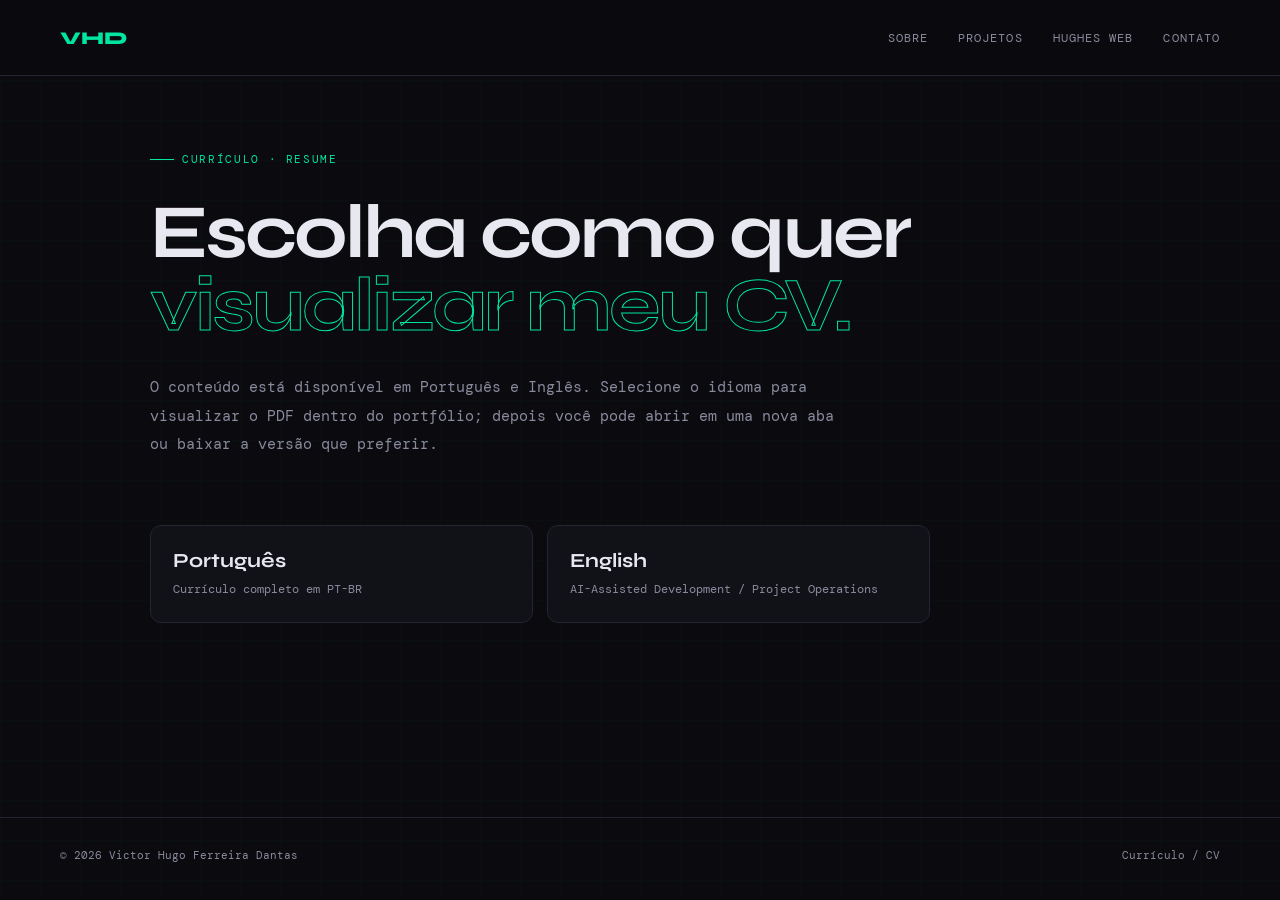
<file: cv.html>
<!DOCTYPE html>
<html lang="pt-BR">
<head>
<meta charset="UTF-8"><meta name="viewport" content="width=device-width,initial-scale=1">
<title>Currículo / CV — Victor Hugo Ferreira Dantas</title>
<meta name="description" content="Currículo de Victor Hugo Ferreira Dantas em Português e Inglês, com visualização e download em PDF.">
<link rel="preconnect" href="https://fonts.googleapis.com"><link rel="preconnect" href="https://fonts.gstatic.com" crossorigin>
<link href="https://fonts.googleapis.com/css2?family=Syne:wght@400;600;700;800&family=DM+Mono:wght@300;400;500&display=swap" rel="stylesheet">
<link rel="stylesheet" href="styles.css?v=20261028-2">
<style>
.cv-hero{min-height:auto;padding-top:150px;padding-bottom:54px}.cv-hero h1{font-size:clamp(44px,7vw,76px)}
.cv-choice{display:grid;grid-template-columns:1fr 1fr;gap:14px;margin-top:30px;max-width:780px}.cv-option{appearance:none;text-align:left;padding:22px;border:1px solid var(--border);border-radius:11px;background:var(--surface);color:var(--text);cursor:pointer;transition:.2s;font:inherit}.cv-option:hover,.cv-option.active{border-color:var(--accent);transform:translateY(-2px)}.cv-option strong{display:block;font:700 20px var(--head);margin-bottom:6px}.cv-option span{display:block;color:var(--muted);font-size:12px}.cv-option.active span{color:var(--accent)}
.cv-viewer-section{padding-top:30px;padding-bottom:110px}.cv-viewer-wrap{display:none}.cv-viewer-wrap.visible{display:block}.cv-toolbar{display:flex;align-items:center;justify-content:space-between;gap:16px;flex-wrap:wrap;margin-bottom:14px}.cv-current{color:var(--muted);font-size:11px;text-transform:uppercase;letter-spacing:.08em}.cv-frame-shell{overflow:hidden;border:1px solid var(--border);border-radius:12px;background:var(--surface);min-height:760px}.cv-frame{display:block;width:100%;height:82vh;min-height:760px;border:0;background:#fff}.cv-downloads{display:flex;gap:10px;flex-wrap:wrap}.cv-note{color:var(--muted);font-size:11px;margin-top:12px}
@media(max-width:800px){.cv-choice{grid-template-columns:1fr}.cv-frame-shell,.cv-frame{min-height:620px}.cv-frame{height:76vh}}
@media(max-width:520px){.cv-hero{padding-top:120px}.cv-frame-shell,.cv-frame{min-height:520px}.cv-frame{height:70vh}.cv-toolbar{align-items:flex-start;flex-direction:column}}
</style>
</head>
<body>
<a class="skip-link" href="#conteudo">Pular para o conteúdo</a>
<nav><a class="logo" href="index.html">VHD</a><ul class="navlinks"><li><a href="index.html#sobre">Sobre</a></li><li><a href="index.html#projetos">Projetos</a></li><li><a href="hughes-web.html">Hughes Web</a></li><li><a href="index.html#contato">Contato</a></li></ul></nav>
<main id="conteudo">
<section class="container hero cv-hero"><div class="eyebrow">Currículo · Resume</div><h1>Escolha como quer<br><span>visualizar meu CV.</span></h1><p>O conteúdo está disponível em Português e Inglês. Selecione o idioma para visualizar o PDF dentro do portfólio; depois você pode abrir em uma nova aba ou baixar a versão que preferir.</p><div class="cv-choice" role="group" aria-label="Escolher idioma do currículo"><button class="cv-option" type="button" data-lang="pt"><strong>Português</strong><span>Currículo completo em PT-BR</span></button><button class="cv-option" type="button" data-lang="en"><strong>English</strong><span>AI-Assisted Development / Project Operations</span></button></div></section>
<section class="container cv-viewer-section"><div id="cvViewer" class="cv-viewer-wrap" aria-live="polite"><div class="cv-toolbar"><div><div class="eyebrow" style="margin-bottom:6px">Visualização</div><div id="cvCurrent" class="cv-current"></div></div><div class="cv-downloads"><a id="openCv" class="btn outline" href="#" target="_blank" rel="noopener noreferrer">Abrir em nova aba</a><a id="downloadPt" class="btn outline" href="#">Baixar Português</a><a class="btn outline" href="Victor_Hugo_Ferreira_Dantas_CV_EN.pdf" download="Victor_Hugo_Ferreira_Dantas_CV_EN.pdf">Download English</a></div></div><div class="cv-frame-shell"><iframe id="cvFrame" class="cv-frame" title="Visualizador do currículo de Victor Hugo Ferreira Dantas"></iframe></div><p class="cv-note">Caso o navegador não exiba PDFs incorporados, use “Abrir em nova aba” ou um dos botões de download.</p></div></section>
</main>
<footer><span>© 2026 Victor Hugo Ferreira Dantas</span><span>Currículo / CV</span></footer>
<script>
const cvs={pt:{file:'Victor_Hugo_Ferreira_Dantas_CV_PT.pdf',label:'Português · PT-BR'},en:{file:'Victor_Hugo_Ferreira_Dantas_CV_EN.pdf',label:'English · EN'}};
const options=[...document.querySelectorAll('.cv-option')],viewer=document.getElementById('cvViewer'),current=document.getElementById('cvCurrent'),frame=document.getElementById('cvFrame'),openCv=document.getElementById('openCv'),downloadPt=document.getElementById('downloadPt');
async function getPtPdfUrl(){return cvs.pt.file;}
async function getCvUrl(lang){return lang==='pt'?getPtPdfUrl():cvs.en.file;}
async function selectCv(lang,scroll=true){const cv=cvs[lang]||cvs.pt;options.forEach(b=>b.classList.toggle('active',b.dataset.lang===lang));current.textContent=cv.label+' · carregando…';viewer.classList.add('visible');try{const src=await getCvUrl(lang);frame.src=src+'#view=FitH';openCv.href=src;current.textContent=cv.label;}catch(e){current.textContent='Não foi possível carregar o PDF. Use os botões de download ou tente novamente.';}const url=new URL(location.href);url.searchParams.set('lang',lang);history.replaceState({},'',url);if(scroll)viewer.scrollIntoView({behavior:'smooth',block:'start'});}
options.forEach(b=>b.addEventListener('click',()=>selectCv(b.dataset.lang)));
downloadPt.addEventListener('click',async e=>{e.preventDefault();const href=await getPtPdfUrl();const a=document.createElement('a');a.href=href;a.download='Victor_Hugo_Ferreira_Dantas_CV_PT.pdf';document.body.appendChild(a);a.click();a.remove();});
const initial=new URLSearchParams(location.search).get('lang');if(initial&&cvs[initial])selectCv(initial,false);
</script>
</body></html>
</file>
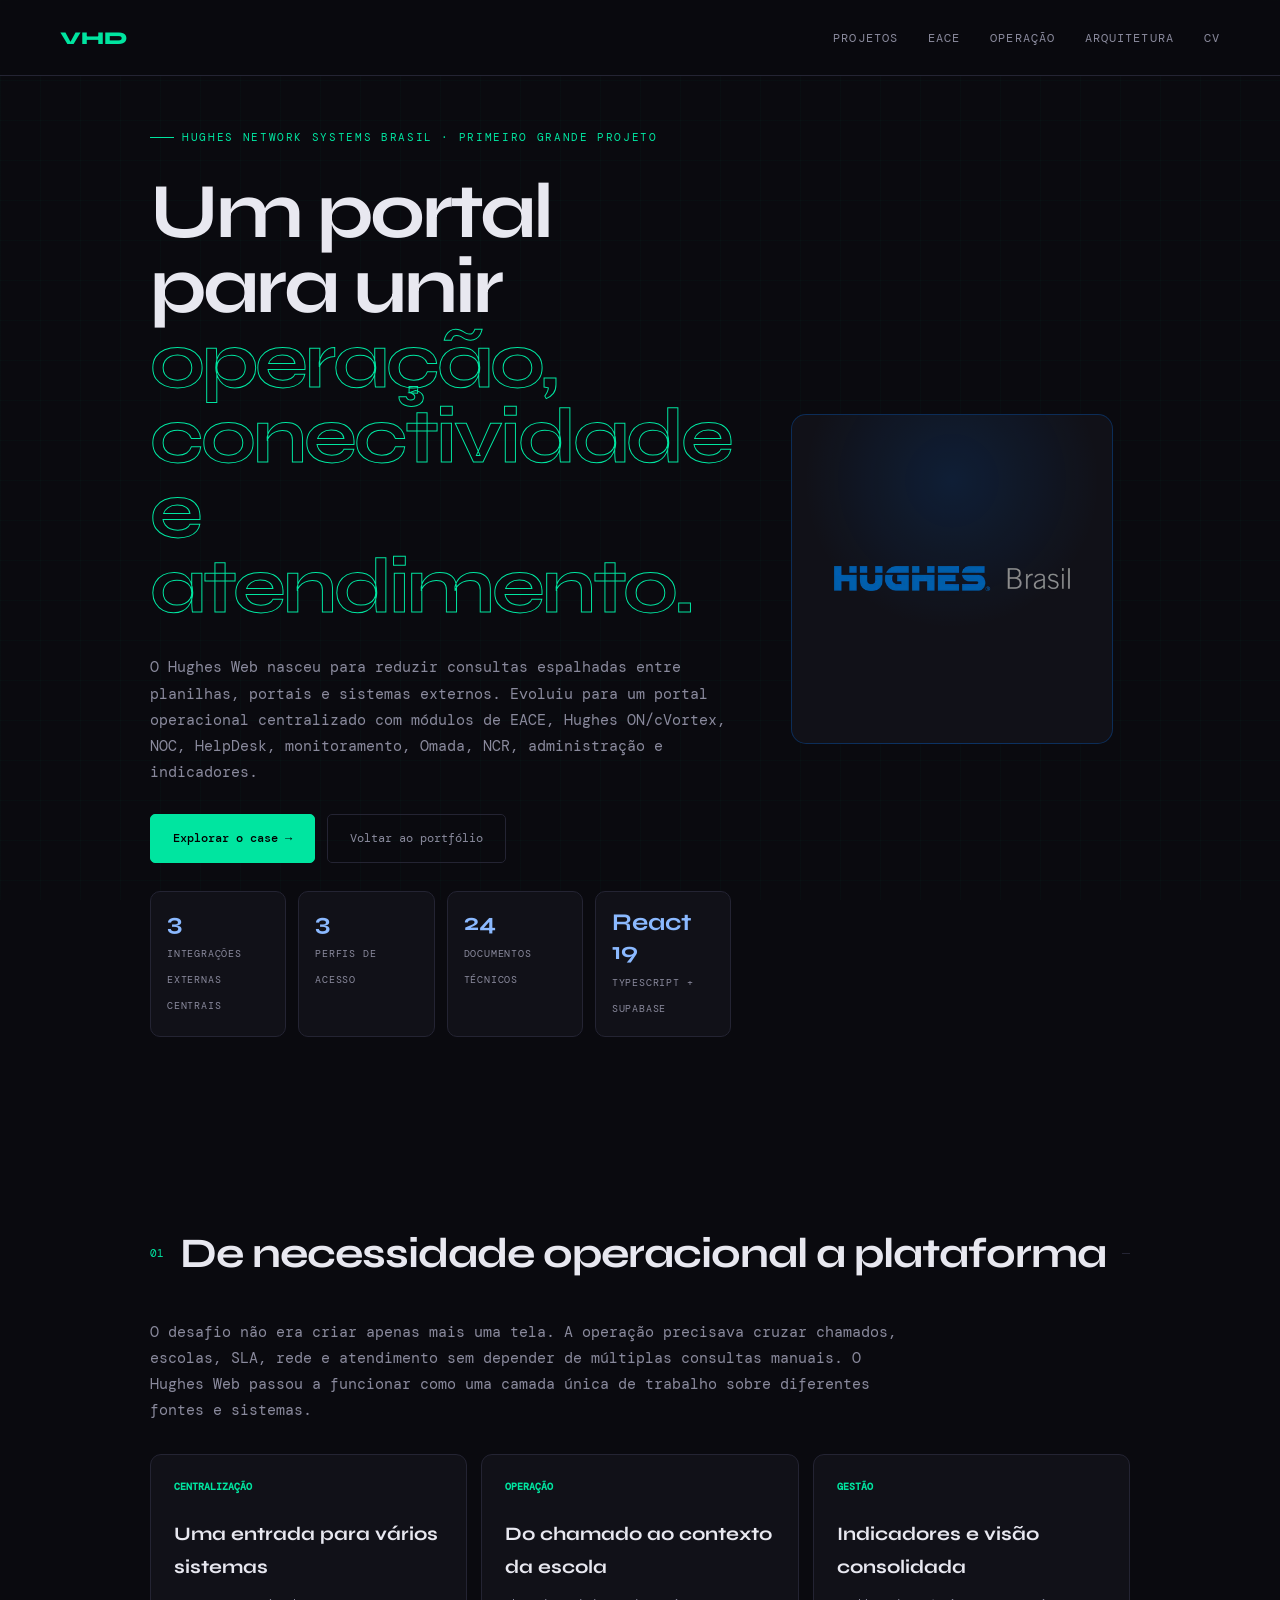
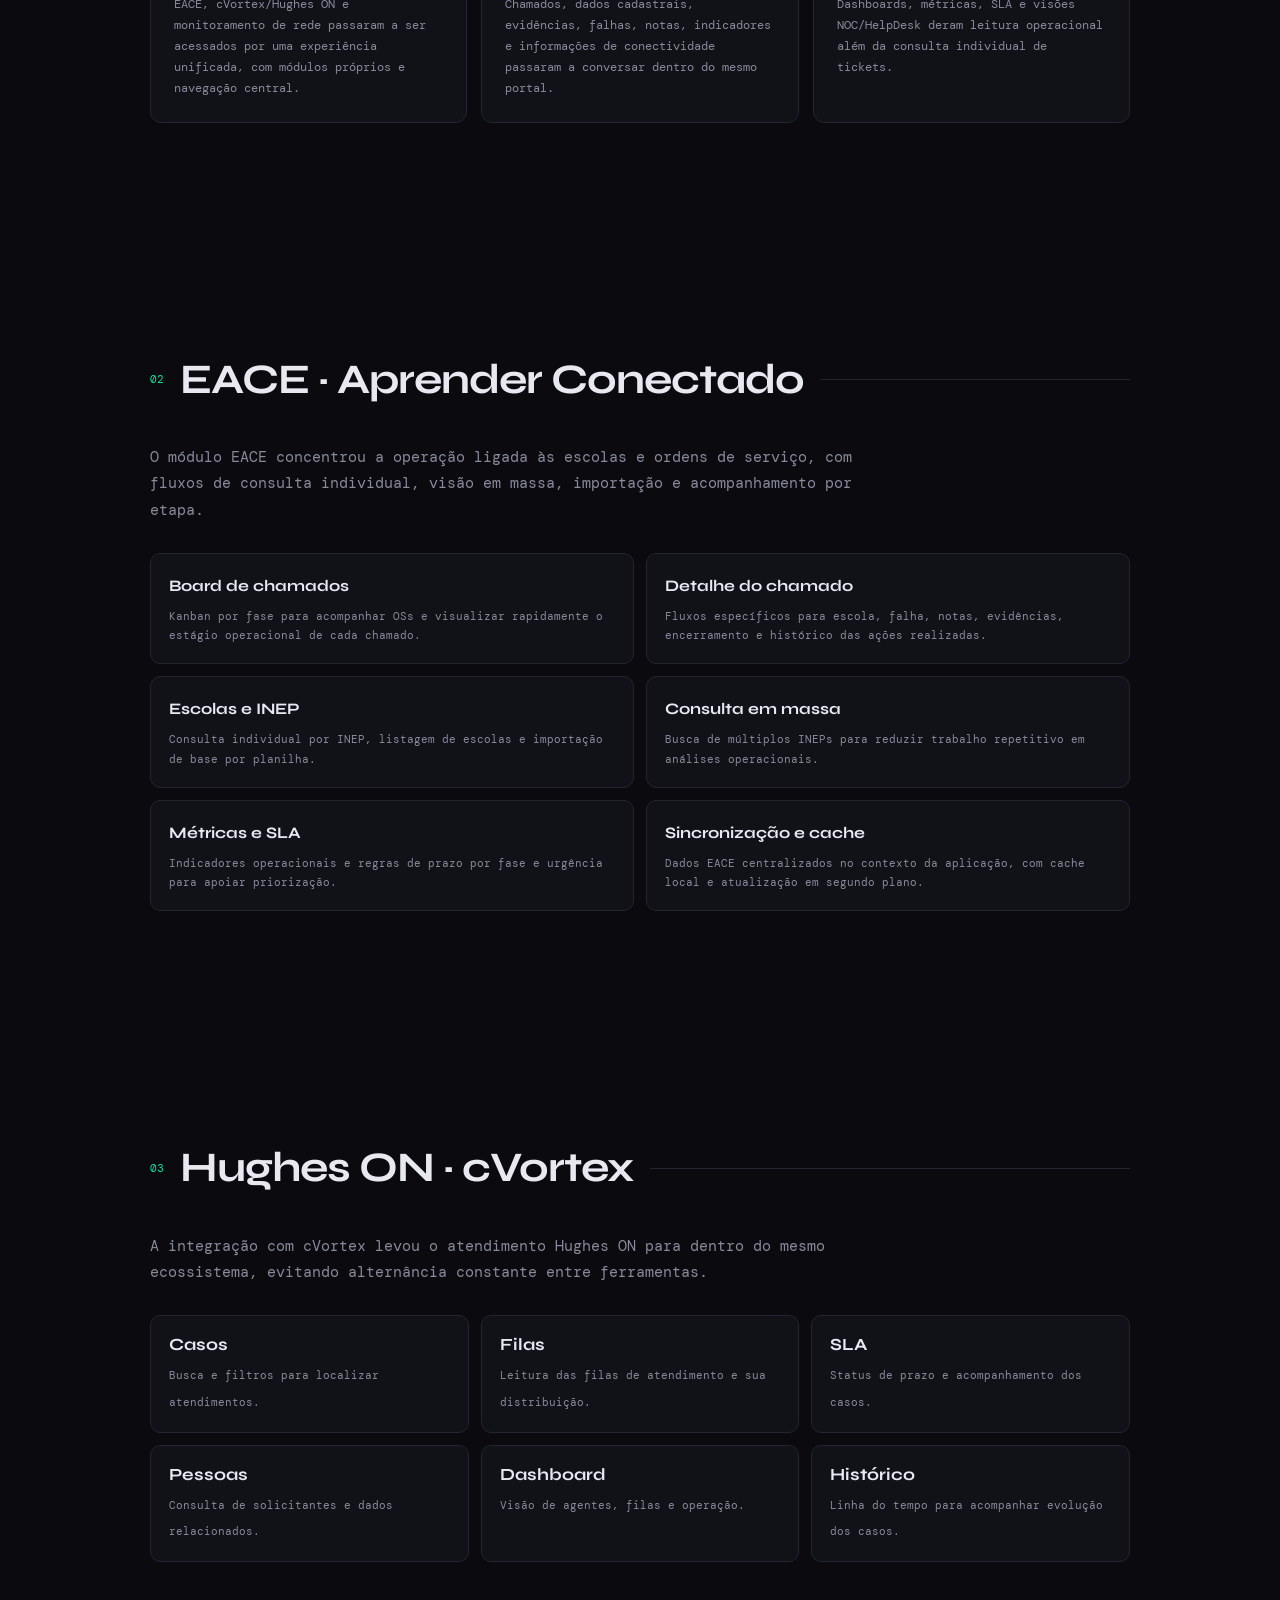
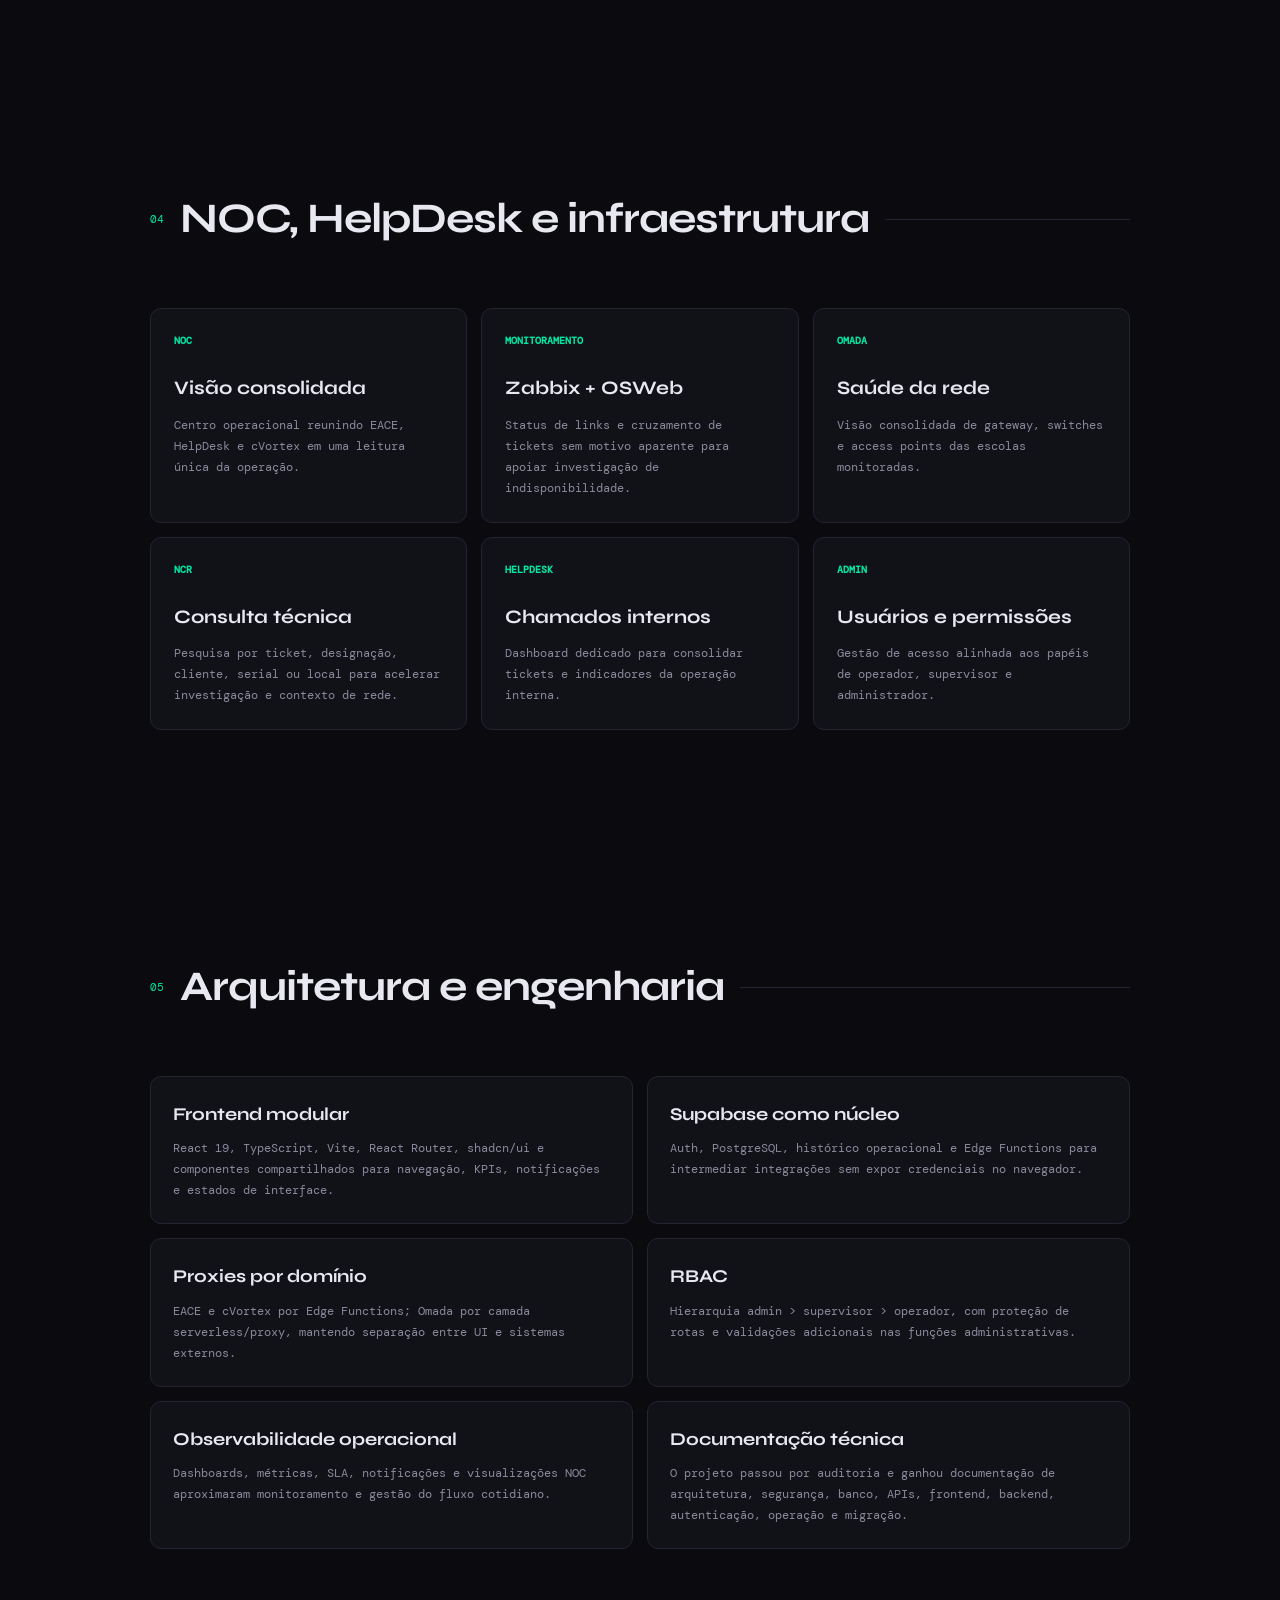
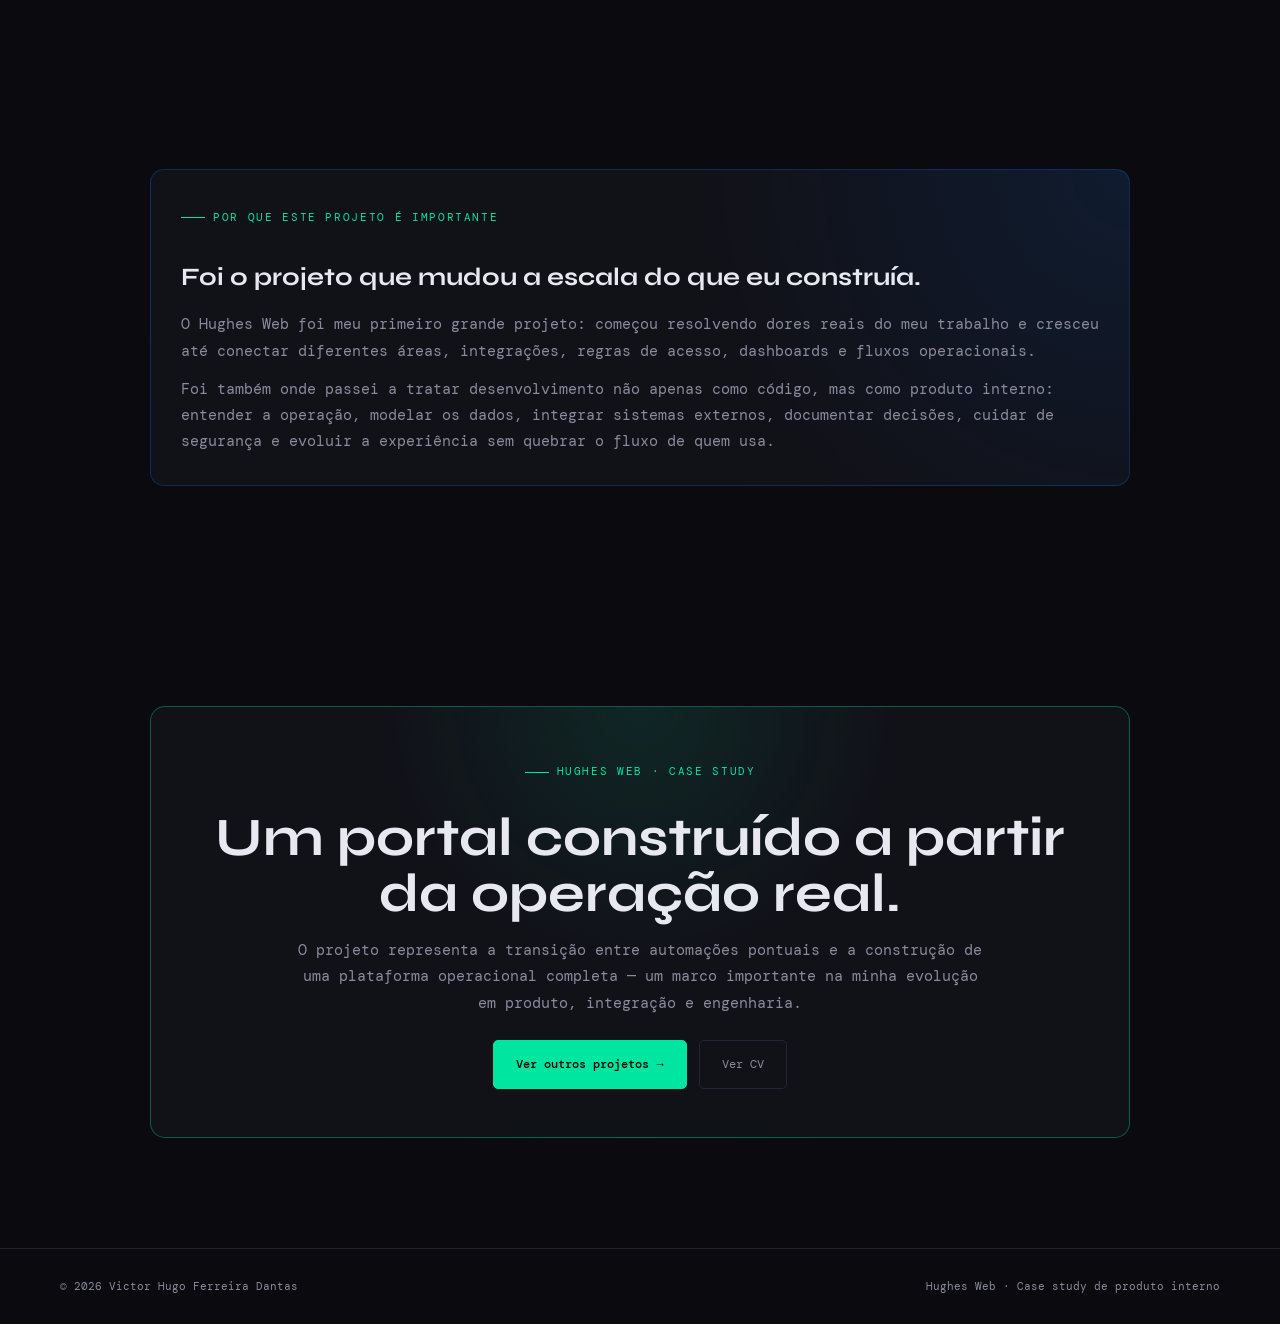
<file: hughes-web.html>
<!DOCTYPE html>
<html lang="pt-BR">
<head>
<meta charset="UTF-8"><meta name="viewport" content="width=device-width,initial-scale=1">
<title>Hughes Web — Portal Operacional | Victor Hugo Dantas</title>
<meta name="description" content="Case study do Hughes Web, portal operacional criado por Victor Hugo Ferreira Dantas para centralizar EACE, Hughes ON/cVortex, NOC, HelpDesk, monitoramento, Omada e NCR.">
<link rel="preconnect" href="https://fonts.googleapis.com"><link rel="preconnect" href="https://fonts.gstatic.com" crossorigin>
<link href="https://fonts.googleapis.com/css2?family=Syne:wght@400;600;700;800&family=DM+Mono:wght@300;400;500&display=swap" rel="stylesheet">
<link rel="stylesheet" href="styles.css?v=20261028-2">
<style>
.hughes-brand-panel{display:flex;min-height:330px;align-items:center;justify-content:center;padding:42px;border:1px solid rgba(0,119,255,.28);border-radius:15px;background:radial-gradient(circle at 50% 20%,rgba(0,119,255,.13),transparent 48%),var(--surface)}
.hughes-brand-panel img{display:block;width:100%;max-width:560px;height:auto}
.hughes-proof{display:grid;grid-template-columns:repeat(4,1fr);gap:12px;margin-top:28px}
.hughes-proof .proof strong{color:#8bb9ff}
.system-map{display:grid;grid-template-columns:repeat(3,1fr);gap:12px;margin-top:24px}
.system-node{padding:18px;border:1px solid var(--border);border-radius:10px;background:var(--surface)}
.system-node b{display:block;font:700 17px var(--head);margin-bottom:6px}
.system-node span{color:var(--muted);font-size:11px}
.hughes-story{padding:30px;border:1px solid rgba(0,119,255,.26);border-radius:14px;background:radial-gradient(circle at 100% 0,rgba(0,119,255,.1),transparent 42%),var(--surface)}
.hughes-story h3{font-size:25px;margin-bottom:12px}.hughes-story p{color:var(--muted);margin-bottom:12px}.hughes-story p:last-child{margin-bottom:0}
@media(max-width:800px){.hughes-proof,.system-map{grid-template-columns:1fr 1fr}.hughes-brand-panel{min-height:230px;padding:28px}}
@media(max-width:520px){.hughes-proof,.system-map{grid-template-columns:1fr}}
</style>
</head>
<body>
<a class="skip-link" href="#conteudo">Pular para o conteúdo</a>
<nav><a class="logo" href="index.html">VHD</a><ul class="navlinks"><li><a href="index.html#projetos">Projetos</a></li><li><a href="#eace">EACE</a></li><li><a href="#operacao">Operação</a></li><li><a href="#arquitetura">Arquitetura</a></li><li><a href="cv.html">CV</a></li></ul></nav>
<main id="conteudo">
<section class="container product-hero"><div><div class="eyebrow">Hughes Network Systems Brasil · Primeiro grande projeto</div><h1>Um portal para unir <span>operação, conectividade e atendimento.</span></h1><p>O Hughes Web nasceu para reduzir consultas espalhadas entre planilhas, portais e sistemas externos. Evoluiu para um portal operacional centralizado com módulos de EACE, Hughes ON/cVortex, NOC, HelpDesk, monitoramento, Omada, NCR, administração e indicadores.</p><div class="actions"><a class="btn primary" href="#visao">Explorar o case →</a><a class="btn outline" href="index.html#projetos">Voltar ao portfólio</a></div><div class="hughes-proof"><div class="proof"><strong>3</strong><span>integrações externas centrais</span></div><div class="proof"><strong>3</strong><span>perfis de acesso</span></div><div class="proof"><strong>24</strong><span>documentos técnicos</span></div><div class="proof"><strong>React 19</strong><span>TypeScript + Supabase</span></div></div></div><div class="hughes-brand-panel"><img src="assets/hughes-brasil.webp" alt="Hughes Brasil" width="1470" height="154"></div></section>

<section id="visao" class="container section"><div class="section-head"><span class="num">01</span><h2>De necessidade operacional a plataforma</h2><div class="line"></div></div><p class="section-intro">O desafio não era criar apenas mais uma tela. A operação precisava cruzar chamados, escolas, SLA, rede e atendimento sem depender de múltiplas consultas manuais. O Hughes Web passou a funcionar como uma camada única de trabalho sobre diferentes fontes e sistemas.</p><div class="cards"><article class="card"><b>CENTRALIZAÇÃO</b><h3>Uma entrada para vários sistemas</h3><p>EACE, cVortex/Hughes ON e monitoramento de rede passaram a ser acessados por uma experiência unificada, com módulos próprios e navegação central.</p></article><article class="card"><b>OPERAÇÃO</b><h3>Do chamado ao contexto da escola</h3><p>Chamados, dados cadastrais, evidências, falhas, notas, indicadores e informações de conectividade passaram a conversar dentro do mesmo portal.</p></article><article class="card"><b>GESTÃO</b><h3>Indicadores e visão consolidada</h3><p>Dashboards, métricas, SLA e visões NOC/HelpDesk deram leitura operacional além da consulta individual de tickets.</p></article></div></section>

<section id="eace" class="container section"><div class="section-head"><span class="num">02</span><h2>EACE · Aprender Conectado</h2><div class="line"></div></div><p class="section-intro">O módulo EACE concentrou a operação ligada às escolas e ordens de serviço, com fluxos de consulta individual, visão em massa, importação e acompanhamento por etapa.</p><div class="feature-list"><article class="feature-item"><h3>Board de chamados</h3><p>Kanban por fase para acompanhar OSs e visualizar rapidamente o estágio operacional de cada chamado.</p></article><article class="feature-item"><h3>Detalhe do chamado</h3><p>Fluxos específicos para escola, falha, notas, evidências, encerramento e histórico das ações realizadas.</p></article><article class="feature-item"><h3>Escolas e INEP</h3><p>Consulta individual por INEP, listagem de escolas e importação de base por planilha.</p></article><article class="feature-item"><h3>Consulta em massa</h3><p>Busca de múltiplos INEPs para reduzir trabalho repetitivo em análises operacionais.</p></article><article class="feature-item"><h3>Métricas e SLA</h3><p>Indicadores operacionais e regras de prazo por fase e urgência para apoiar priorização.</p></article><article class="feature-item"><h3>Sincronização e cache</h3><p>Dados EACE centralizados no contexto da aplicação, com cache local e atualização em segundo plano.</p></article></div></section>

<section class="container section"><div class="section-head"><span class="num">03</span><h2>Hughes ON · cVortex</h2><div class="line"></div></div><p class="section-intro">A integração com cVortex levou o atendimento Hughes ON para dentro do mesmo ecossistema, evitando alternância constante entre ferramentas.</p><div class="system-map"><div class="system-node"><b>Casos</b><span>Busca e filtros para localizar atendimentos.</span></div><div class="system-node"><b>Filas</b><span>Leitura das filas de atendimento e sua distribuição.</span></div><div class="system-node"><b>SLA</b><span>Status de prazo e acompanhamento dos casos.</span></div><div class="system-node"><b>Pessoas</b><span>Consulta de solicitantes e dados relacionados.</span></div><div class="system-node"><b>Dashboard</b><span>Visão de agentes, filas e operação.</span></div><div class="system-node"><b>Histórico</b><span>Linha do tempo para acompanhar evolução dos casos.</span></div></div></section>

<section id="operacao" class="container section"><div class="section-head"><span class="num">04</span><h2>NOC, HelpDesk e infraestrutura</h2><div class="line"></div></div><div class="cards"><article class="card"><b>NOC</b><h3>Visão consolidada</h3><p>Centro operacional reunindo EACE, HelpDesk e cVortex em uma leitura única da operação.</p></article><article class="card"><b>MONITORAMENTO</b><h3>Zabbix + OSWeb</h3><p>Status de links e cruzamento de tickets sem motivo aparente para apoiar investigação de indisponibilidade.</p></article><article class="card"><b>OMADA</b><h3>Saúde da rede</h3><p>Visão consolidada de gateway, switches e access points das escolas monitoradas.</p></article><article class="card"><b>NCR</b><h3>Consulta técnica</h3><p>Pesquisa por ticket, designação, cliente, serial ou local para acelerar investigação e contexto de rede.</p></article><article class="card"><b>HELPDESK</b><h3>Chamados internos</h3><p>Dashboard dedicado para consolidar tickets e indicadores da operação interna.</p></article><article class="card"><b>ADMIN</b><h3>Usuários e permissões</h3><p>Gestão de acesso alinhada aos papéis de operador, supervisor e administrador.</p></article></div></section>

<section id="arquitetura" class="container section"><div class="section-head"><span class="num">05</span><h2>Arquitetura e engenharia</h2><div class="line"></div></div><div class="security-grid"><article class="security-card"><h3>Frontend modular</h3><p>React 19, TypeScript, Vite, React Router, shadcn/ui e componentes compartilhados para navegação, KPIs, notificações e estados de interface.</p></article><article class="security-card"><h3>Supabase como núcleo</h3><p>Auth, PostgreSQL, histórico operacional e Edge Functions para intermediar integrações sem expor credenciais no navegador.</p></article><article class="security-card"><h3>Proxies por domínio</h3><p>EACE e cVortex por Edge Functions; Omada por camada serverless/proxy, mantendo separação entre UI e sistemas externos.</p></article><article class="security-card"><h3>RBAC</h3><p>Hierarquia admin &gt; supervisor &gt; operador, com proteção de rotas e validações adicionais nas funções administrativas.</p></article><article class="security-card"><h3>Observabilidade operacional</h3><p>Dashboards, métricas, SLA, notificações e visualizações NOC aproximaram monitoramento e gestão do fluxo cotidiano.</p></article><article class="security-card"><h3>Documentação técnica</h3><p>O projeto passou por auditoria e ganhou documentação de arquitetura, segurança, banco, APIs, frontend, backend, autenticação, operação e migração.</p></article></div></section>

<section class="container section"><div class="hughes-story"><div class="eyebrow">Por que este projeto é importante</div><h3>Foi o projeto que mudou a escala do que eu construía.</h3><p>O Hughes Web foi meu primeiro grande projeto: começou resolvendo dores reais do meu trabalho e cresceu até conectar diferentes áreas, integrações, regras de acesso, dashboards e fluxos operacionais.</p><p>Foi também onde passei a tratar desenvolvimento não apenas como código, mas como produto interno: entender a operação, modelar os dados, integrar sistemas externos, documentar decisões, cuidar de segurança e evoluir a experiência sem quebrar o fluxo de quem usa.</p></div></section>

<section class="container section"><div class="cta"><div class="eyebrow">Hughes Web · Case study</div><h2>Um portal construído a partir da operação real.</h2><p>O projeto representa a transição entre automações pontuais e a construção de uma plataforma operacional completa — um marco importante na minha evolução em produto, integração e engenharia.</p><div class="actions" style="justify-content:center"><a class="btn primary" href="index.html#projetos">Ver outros projetos →</a><a class="btn outline" href="cv.html">Ver CV</a></div></div></section>
</main>
<footer><span>© 2026 Victor Hugo Ferreira Dantas</span><span>Hughes Web · Case study de produto interno</span></footer>
</body></html>
</file>
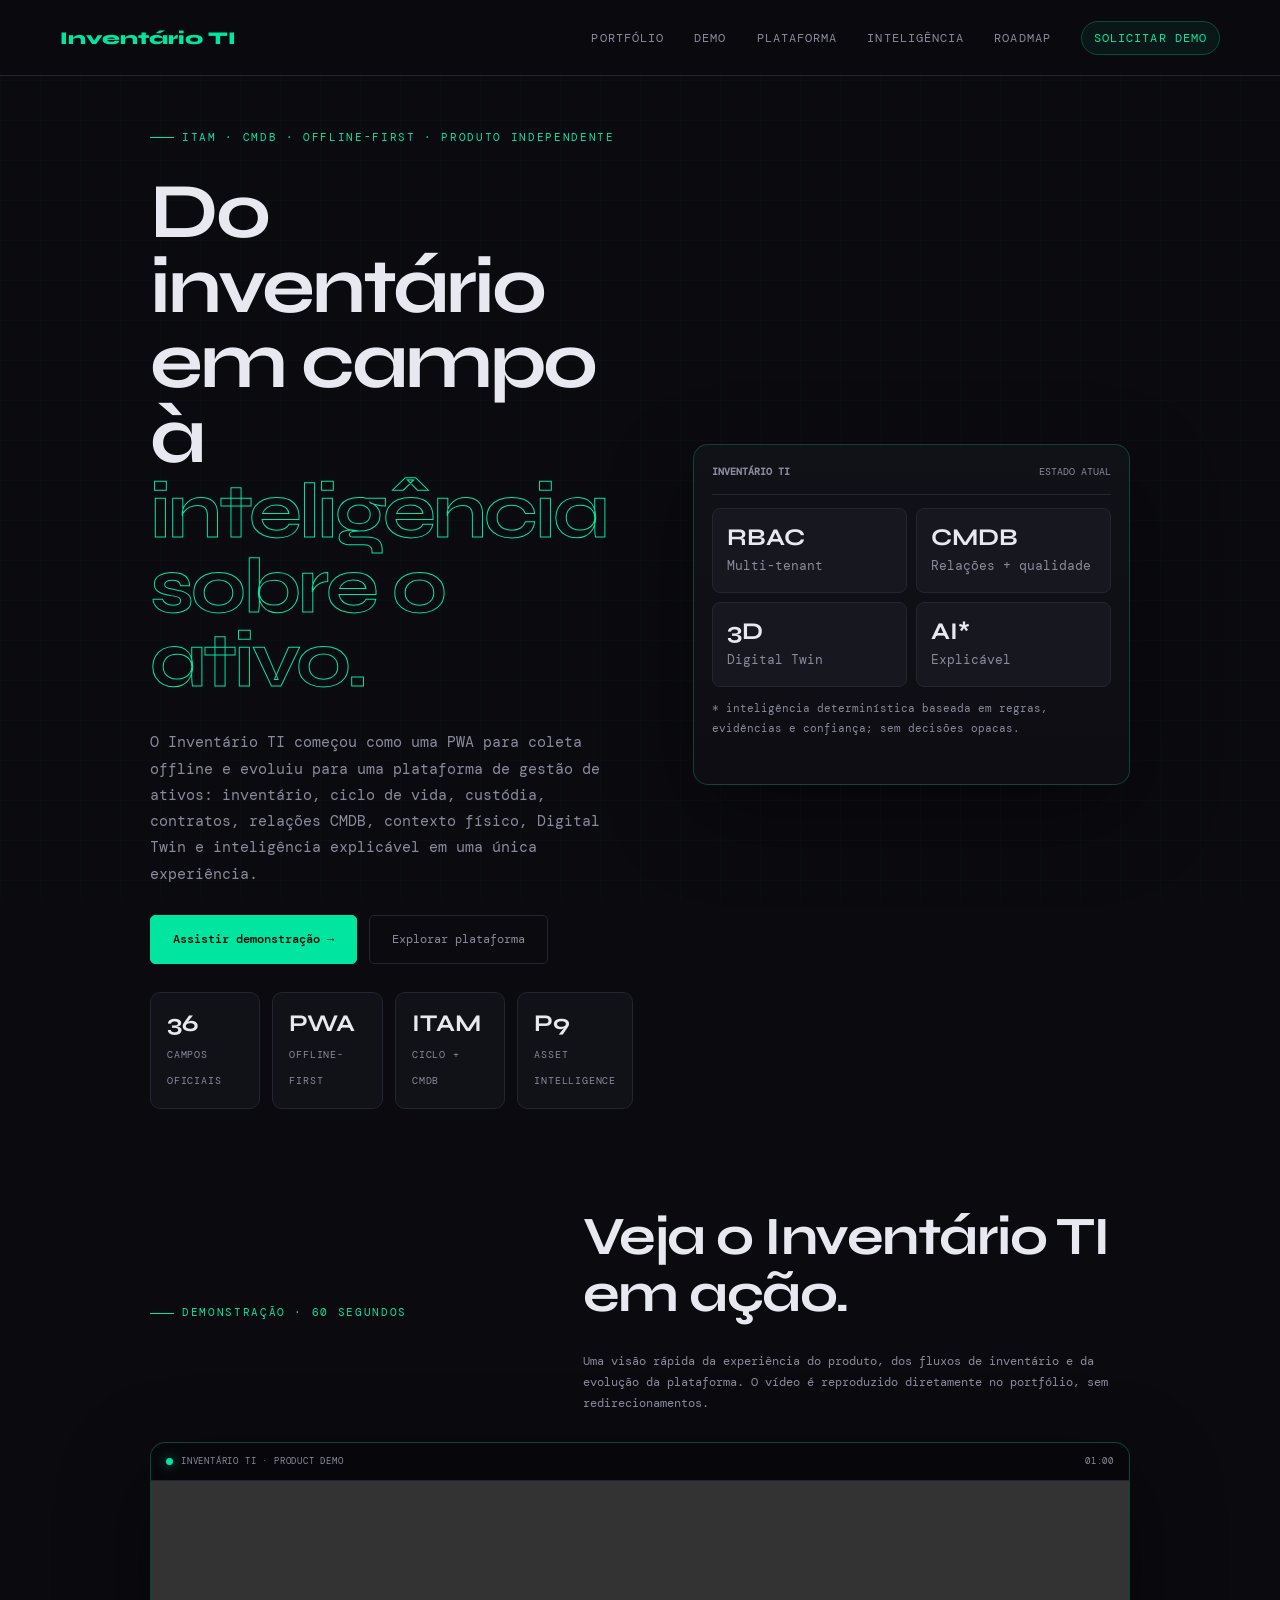
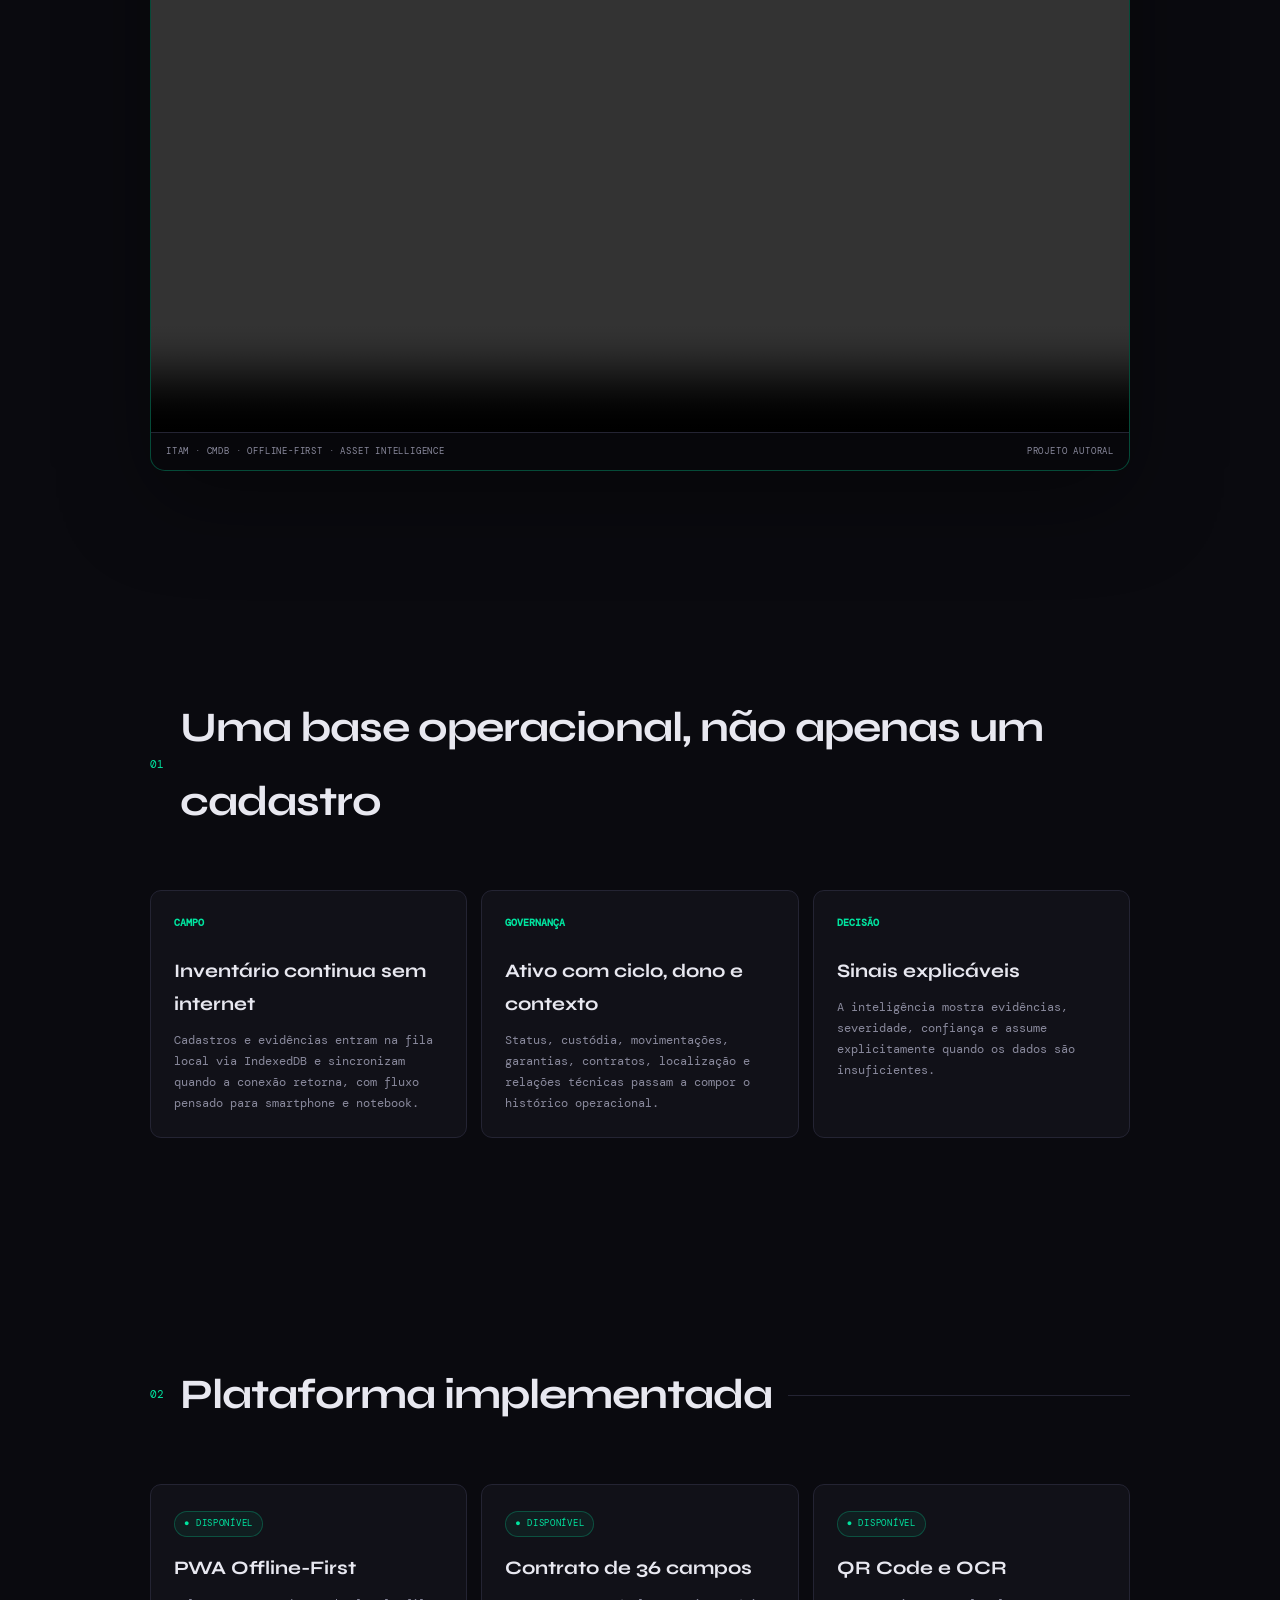
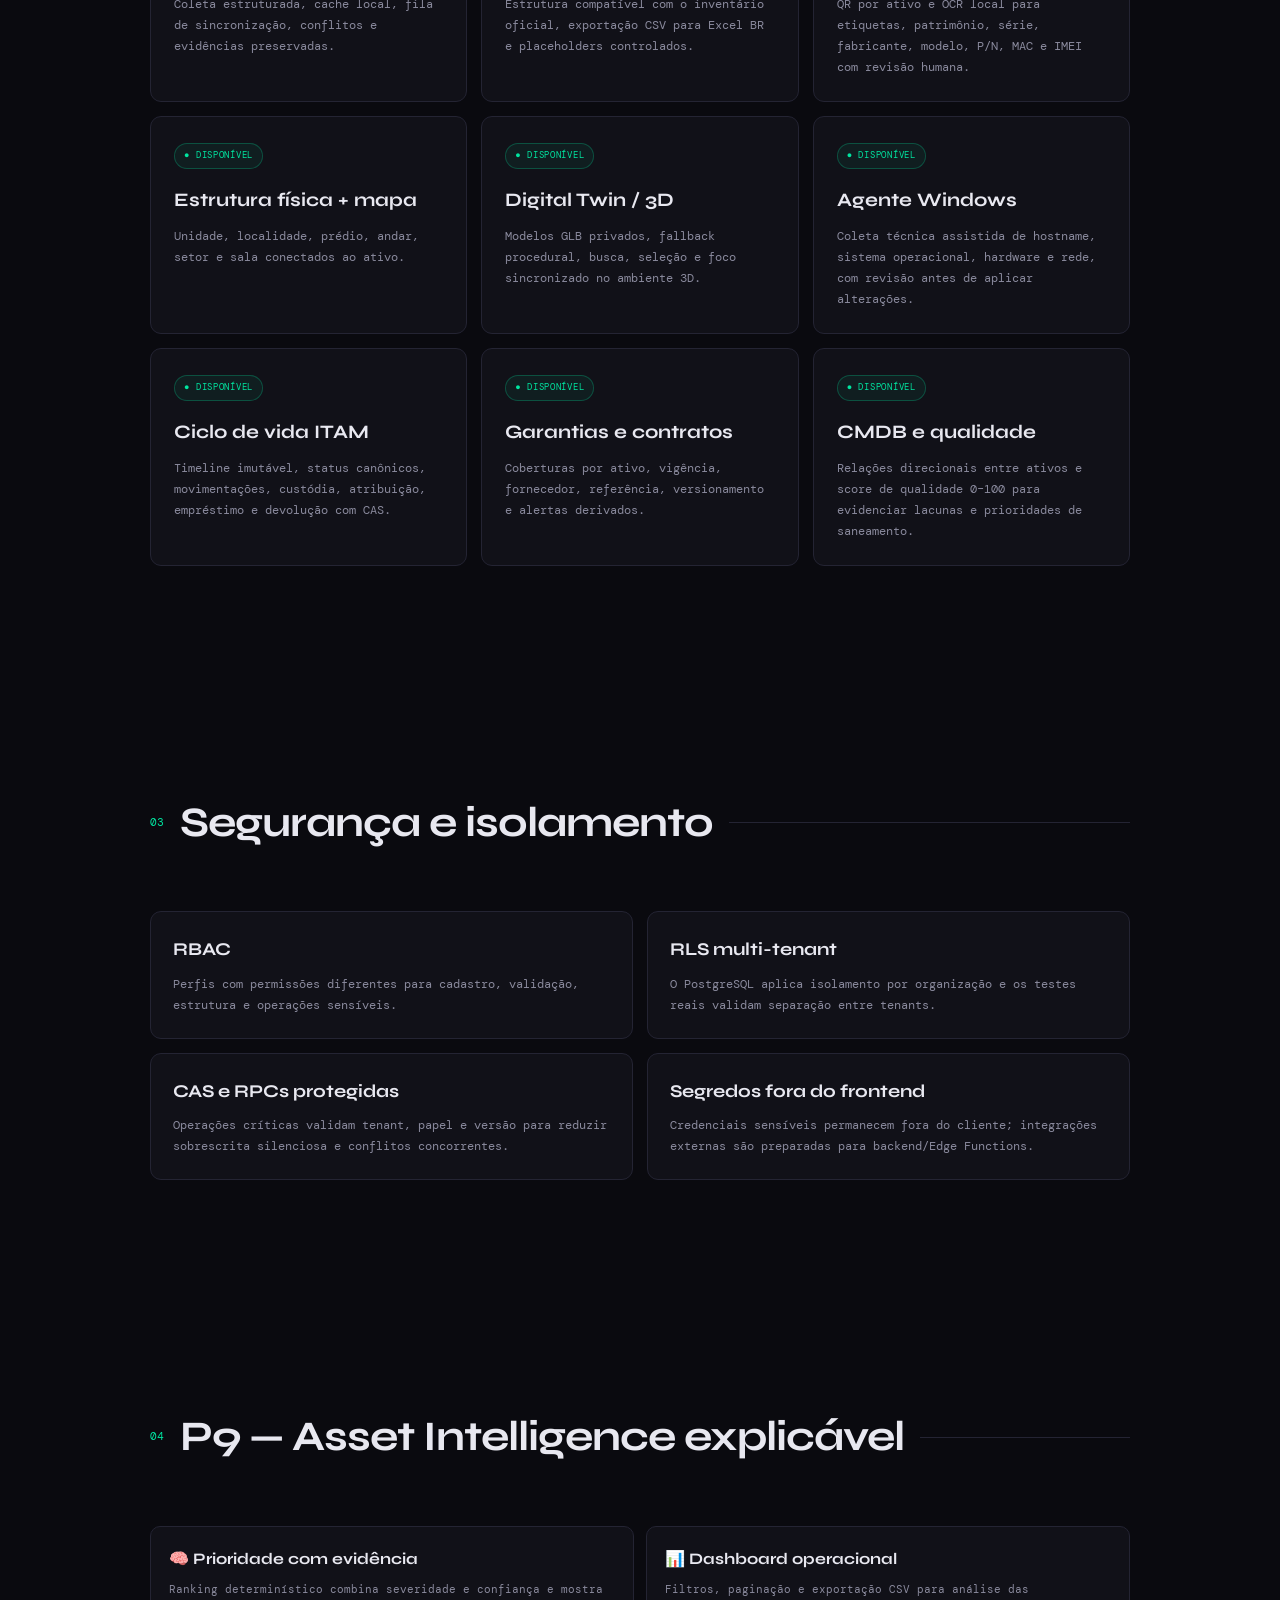
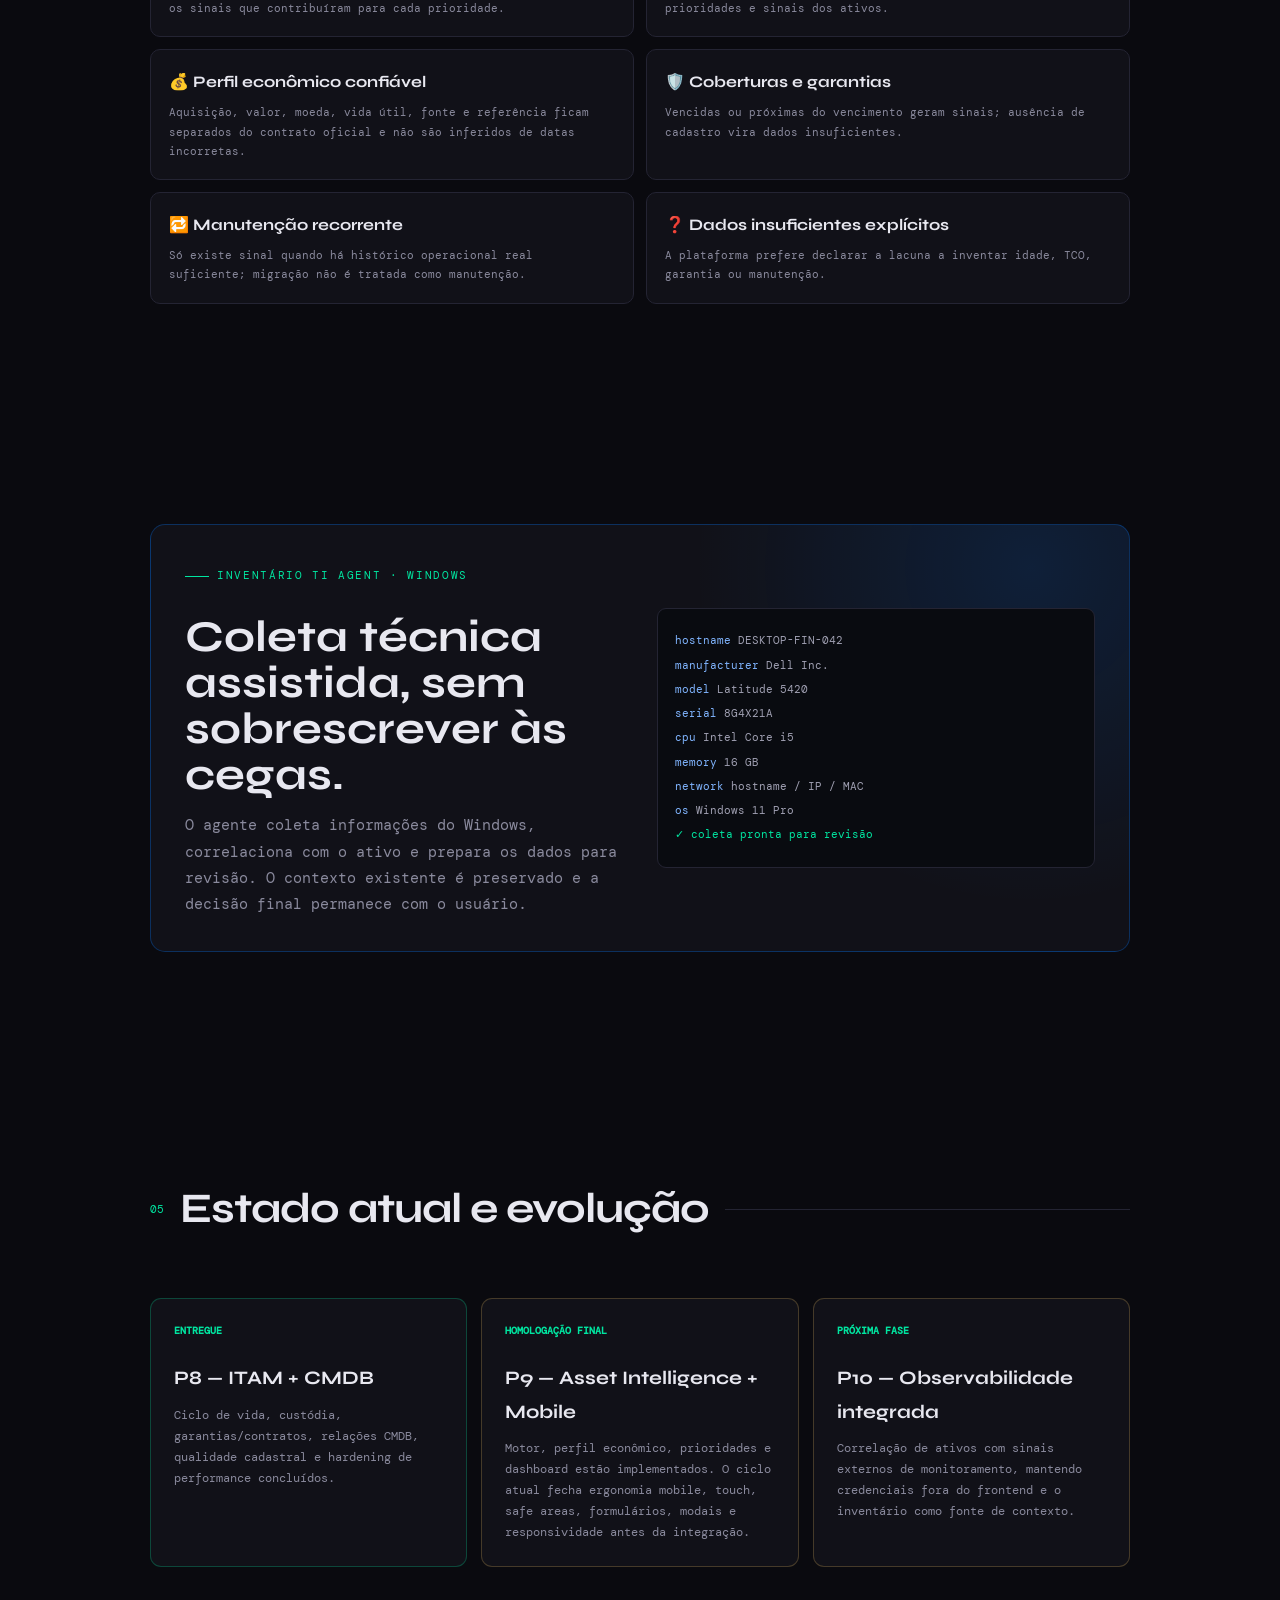
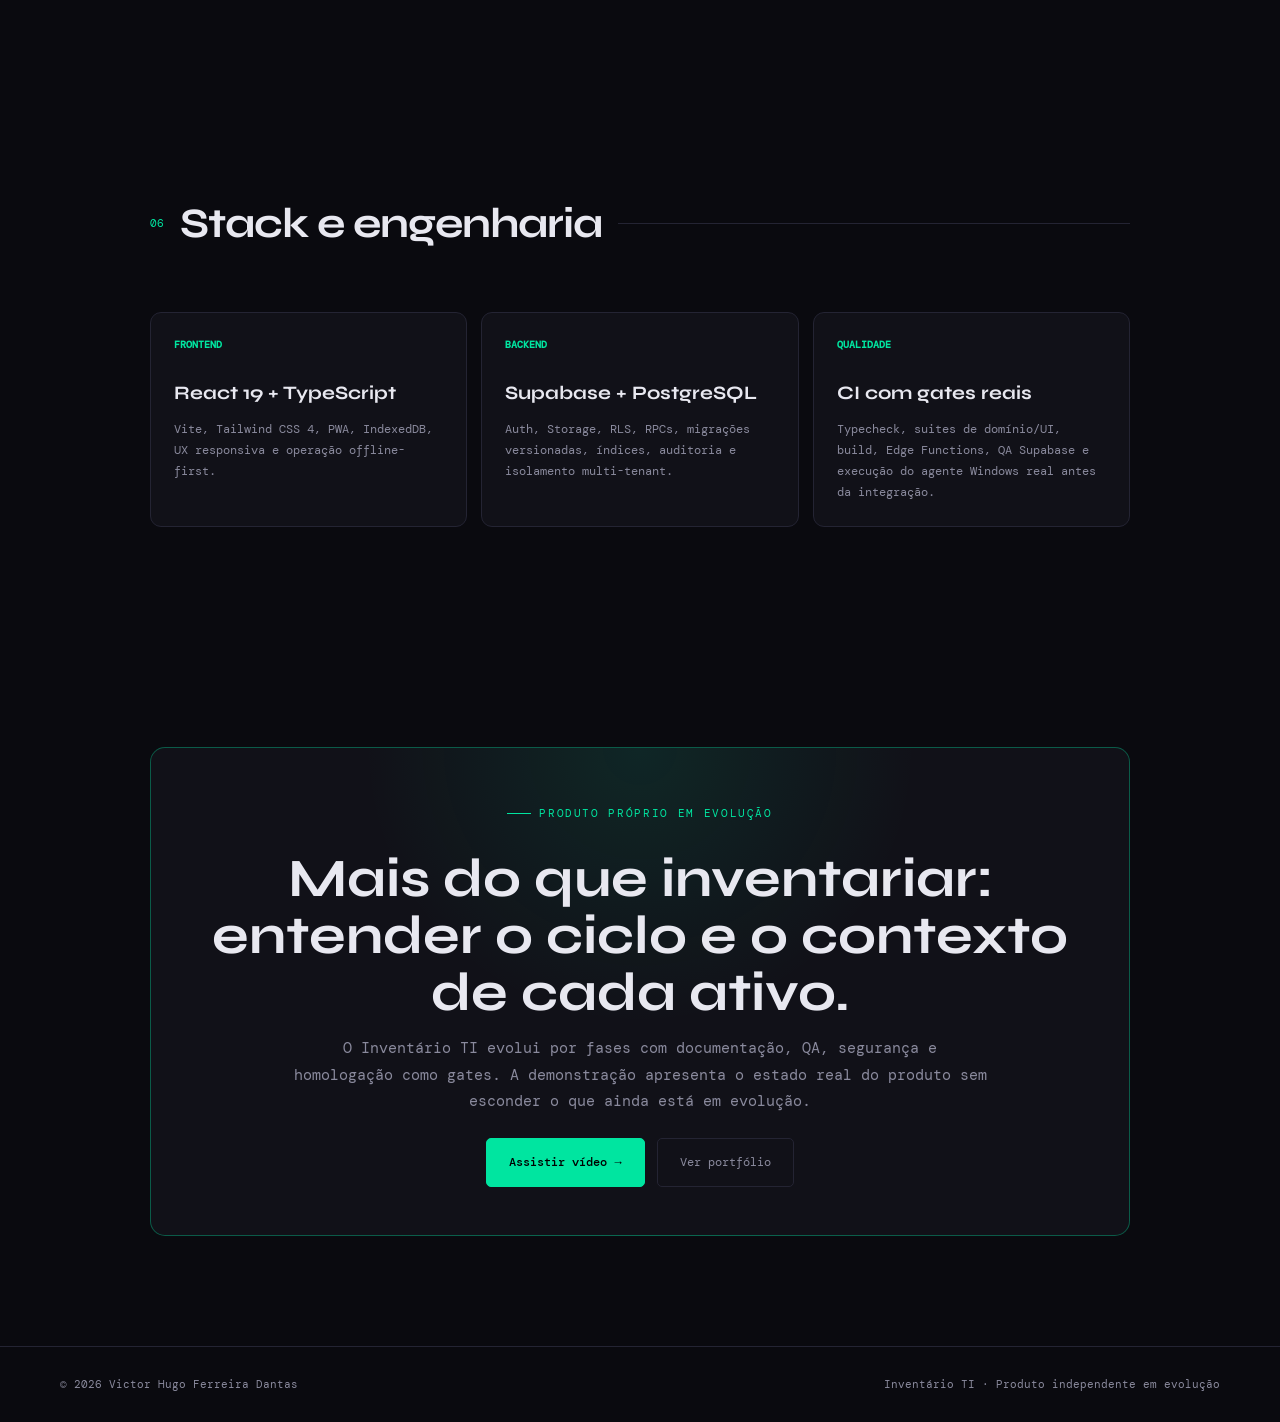
<file: inventario-ti.html>
<!DOCTYPE html>
<html lang="pt-BR">
<head>
<meta charset="UTF-8"><meta name="viewport" content="width=device-width,initial-scale=1">
<title>Inventário TI — ITAM, CMDB e Asset Intelligence</title>
<meta name="description" content="Inventário TI é uma plataforma offline-first de gestão de ativos com ITAM, CMDB, Digital Twin, agente Windows, RBAC/RLS multi-tenant e Asset Intelligence explicável.">
<link rel="preconnect" href="https://fonts.googleapis.com"><link rel="preconnect" href="https://fonts.gstatic.com" crossorigin>
<link href="https://fonts.googleapis.com/css2?family=Syne:wght@400;600;700;800&family=DM+Mono:wght@300;400;500&display=swap" rel="stylesheet">
<link rel="stylesheet" href="styles.css?v=20261028-2">
</head>
<body>
<nav><a class="logo" href="index.html">Inventário TI</a><ul class="navlinks"><li><a href="index.html">Portfólio</a></li><li><a href="#demo">Demo</a></li><li><a href="#recursos">Plataforma</a></li><li><a href="#inteligencia">Inteligência</a></li><li><a href="#roadmap">Roadmap</a></li><li><a class="nav-product" href="mailto:victor.hugofdantas@gmail.com?subject=Solicita%C3%A7%C3%A3o%20de%20demonstra%C3%A7%C3%A3o%20-%20Invent%C3%A1rio%20TI">Solicitar demo</a></li></ul></nav>
<main>
<section class="container product-hero"><div><div class="eyebrow">ITAM · CMDB · Offline-first · Produto independente</div><h1>Do inventário em campo à <span>inteligência sobre o ativo.</span></h1><p>O Inventário TI começou como uma PWA para coleta offline e evoluiu para uma plataforma de gestão de ativos: inventário, ciclo de vida, custódia, contratos, relações CMDB, contexto físico, Digital Twin e inteligência explicável em uma única experiência.</p><div class="actions"><a class="btn primary" href="#demo">Assistir demonstração →</a><a class="btn outline" href="#recursos">Explorar plataforma</a></div><div class="product-proof"><div class="proof"><strong>36</strong><span>campos oficiais</span></div><div class="proof"><strong>PWA</strong><span>offline-first</span></div><div class="proof"><strong>ITAM</strong><span>ciclo + CMDB</span></div><div class="proof"><strong>P9</strong><span>Asset Intelligence</span></div></div></div><div class="panel reveal"><div class="dashhead"><b>Inventário TI</b><span>Estado atual</span></div><div class="dashgrid"><div class="dash"><b>RBAC</b><small>Multi-tenant</small></div><div class="dash"><b>CMDB</b><small>Relações + qualidade</small></div><div class="dash"><b>3D</b><small>Digital Twin</small></div><div class="dash"><b>AI*</b><small>Explicável</small></div></div><p style="margin-top:12px;color:var(--muted);font-size:11px">* inteligência determinística baseada em regras, evidências e confiança; sem decisões opacas.</p></div></section>
<section id="demo" class="container demo-section"><div class="demo-copy reveal"><div class="eyebrow">Demonstração · 60 segundos</div><h2>Veja o Inventário TI em ação.</h2><p>Uma visão rápida da experiência do produto, dos fluxos de inventário e da evolução da plataforma. O vídeo é reproduzido diretamente no portfólio, sem redirecionamentos.</p></div><div class="video-shell reveal"><div class="video-top"><span><i></i> Inventário TI · Product Demo</span><span>01:00</span></div><video controls playsinline preload="metadata" aria-label="Vídeo promocional de 60 segundos do Inventário TI"><source src="Inventario-TI-promocional-60s.mp4" type="video/mp4">Seu navegador não suporta reprodução de vídeo HTML5.</video><div class="video-caption"><span>ITAM · CMDB · Offline-first · Asset Intelligence</span><span>Projeto autoral</span></div></div></section>
<section class="container section"><div class="section-head reveal"><span class="num">01</span><h2>Uma base operacional, não apenas um cadastro</h2><div class="line"></div></div><div class="cards"><article class="card reveal"><b>CAMPO</b><h3>Inventário continua sem internet</h3><p>Cadastros e evidências entram na fila local via IndexedDB e sincronizam quando a conexão retorna, com fluxo pensado para smartphone e notebook.</p></article><article class="card reveal"><b>GOVERNANÇA</b><h3>Ativo com ciclo, dono e contexto</h3><p>Status, custódia, movimentações, garantias, contratos, localização e relações técnicas passam a compor o histórico operacional.</p></article><article class="card reveal"><b>DECISÃO</b><h3>Sinais explicáveis</h3><p>A inteligência mostra evidências, severidade, confiança e assume explicitamente quando os dados são insuficientes.</p></article></div></section>
<section id="recursos" class="container section"><div class="section-head reveal"><span class="num">02</span><h2>Plataforma implementada</h2><div class="line"></div></div><div class="cards"><article class="card reveal"><span class="feature-status available">● Disponível</span><h3>PWA Offline-First</h3><p>Coleta estruturada, cache local, fila de sincronização, conflitos e evidências preservadas.</p></article><article class="card reveal"><span class="feature-status available">● Disponível</span><h3>Contrato de 36 campos</h3><p>Estrutura compatível com o inventário oficial, exportação CSV para Excel BR e placeholders controlados.</p></article><article class="card reveal"><span class="feature-status available">● Disponível</span><h3>QR Code e OCR</h3><p>QR por ativo e OCR local para etiquetas, patrimônio, série, fabricante, modelo, P/N, MAC e IMEI com revisão humana.</p></article><article class="card reveal"><span class="feature-status available">● Disponível</span><h3>Estrutura física + mapa</h3><p>Unidade, localidade, prédio, andar, setor e sala conectados ao ativo.</p></article><article class="card reveal"><span class="feature-status available">● Disponível</span><h3>Digital Twin / 3D</h3><p>Modelos GLB privados, fallback procedural, busca, seleção e foco sincronizado no ambiente 3D.</p></article><article class="card reveal"><span class="feature-status available">● Disponível</span><h3>Agente Windows</h3><p>Coleta técnica assistida de hostname, sistema operacional, hardware e rede, com revisão antes de aplicar alterações.</p></article><article class="card reveal"><span class="feature-status available">● Disponível</span><h3>Ciclo de vida ITAM</h3><p>Timeline imutável, status canônicos, movimentações, custódia, atribuição, empréstimo e devolução com CAS.</p></article><article class="card reveal"><span class="feature-status available">● Disponível</span><h3>Garantias e contratos</h3><p>Coberturas por ativo, vigência, fornecedor, referência, versionamento e alertas derivados.</p></article><article class="card reveal"><span class="feature-status available">● Disponível</span><h3>CMDB e qualidade</h3><p>Relações direcionais entre ativos e score de qualidade 0–100 para evidenciar lacunas e prioridades de saneamento.</p></article></div></section>
<section class="container section"><div class="section-head reveal"><span class="num">03</span><h2>Segurança e isolamento</h2><div class="line"></div></div><div class="security-grid"><article class="security-card reveal"><h3>RBAC</h3><p>Perfis com permissões diferentes para cadastro, validação, estrutura e operações sensíveis.</p></article><article class="security-card reveal"><h3>RLS multi-tenant</h3><p>O PostgreSQL aplica isolamento por organização e os testes reais validam separação entre tenants.</p></article><article class="security-card reveal"><h3>CAS e RPCs protegidas</h3><p>Operações críticas validam tenant, papel e versão para reduzir sobrescrita silenciosa e conflitos concorrentes.</p></article><article class="security-card reveal"><h3>Segredos fora do frontend</h3><p>Credenciais sensíveis permanecem fora do cliente; integrações externas são preparadas para backend/Edge Functions.</p></article></div></section>
<section id="inteligencia" class="container section"><div class="section-head reveal"><span class="num">04</span><h2>P9 — Asset Intelligence explicável</h2><div class="line"></div></div><div class="feature-list"><article class="feature-item reveal"><h3>🧠 Prioridade com evidência</h3><p>Ranking determinístico combina severidade e confiança e mostra os sinais que contribuíram para cada prioridade.</p></article><article class="feature-item reveal"><h3>📊 Dashboard operacional</h3><p>Filtros, paginação e exportação CSV para análise das prioridades e sinais dos ativos.</p></article><article class="feature-item reveal"><h3>💰 Perfil econômico confiável</h3><p>Aquisição, valor, moeda, vida útil, fonte e referência ficam separados do contrato oficial e não são inferidos de datas incorretas.</p></article><article class="feature-item reveal"><h3>🛡️ Coberturas e garantias</h3><p>Vencidas ou próximas do vencimento geram sinais; ausência de cadastro vira dados insuficientes.</p></article><article class="feature-item reveal"><h3>🔁 Manutenção recorrente</h3><p>Só existe sinal quando há histórico operacional real suficiente; migração não é tratada como manutenção.</p></article><article class="feature-item reveal"><h3>❓ Dados insuficientes explícitos</h3><p>A plataforma prefere declarar a lacuna a inventar idade, TCO, garantia ou manutenção.</p></article></div></section>
<section class="container section"><div class="agent reveal"><div><div class="eyebrow">Inventário TI Agent · Windows</div><h2>Coleta técnica assistida, sem sobrescrever às cegas.</h2><p>O agente coleta informações do Windows, correlaciona com o ativo e prepara os dados para revisão. O contexto existente é preservado e a decisão final permanece com o usuário.</p></div><div class="terminal"><div><i>hostname</i> DESKTOP-FIN-042</div><div><i>manufacturer</i> Dell Inc.</div><div><i>model</i> Latitude 5420</div><div><i>serial</i> 8G4X21A</div><div><i>cpu</i> Intel Core i5</div><div><i>memory</i> 16 GB</div><div><i>network</i> hostname / IP / MAC</div><div><i>os</i> Windows 11 Pro</div><div class="ok">✓ coleta pronta para revisão</div></div></div></section>
<section id="roadmap" class="container section"><div class="section-head reveal"><span class="num">05</span><h2>Estado atual e evolução</h2><div class="line"></div></div><div class="cards"><article class="card roadmap-now reveal"><b>ENTREGUE</b><h3>P8 — ITAM + CMDB</h3><p>Ciclo de vida, custódia, garantias/contratos, relações CMDB, qualidade cadastral e hardening de performance concluídos.</p></article><article class="card roadmap-next reveal"><b>HOMOLOGAÇÃO FINAL</b><h3>P9 — Asset Intelligence + Mobile</h3><p>Motor, perfil econômico, prioridades e dashboard estão implementados. O ciclo atual fecha ergonomia mobile, touch, safe areas, formulários, modais e responsividade antes da integração.</p></article><article class="card roadmap-next reveal"><b>PRÓXIMA FASE</b><h3>P10 — Observabilidade integrada</h3><p>Correlação de ativos com sinais externos de monitoramento, mantendo credenciais fora do frontend e o inventário como fonte de contexto.</p></article></div></section>
<section class="container section"><div class="section-head reveal"><span class="num">06</span><h2>Stack e engenharia</h2><div class="line"></div></div><div class="cards"><article class="card reveal"><b>FRONTEND</b><h3>React 19 + TypeScript</h3><p>Vite, Tailwind CSS 4, PWA, IndexedDB, UX responsiva e operação offline-first.</p></article><article class="card reveal"><b>BACKEND</b><h3>Supabase + PostgreSQL</h3><p>Auth, Storage, RLS, RPCs, migrações versionadas, índices, auditoria e isolamento multi-tenant.</p></article><article class="card reveal"><b>QUALIDADE</b><h3>CI com gates reais</h3><p>Typecheck, suites de domínio/UI, build, Edge Functions, QA Supabase e execução do agente Windows real antes da integração.</p></article></div></section>
<section class="container section"><div class="cta reveal"><div class="eyebrow">Produto próprio em evolução</div><h2>Mais do que inventariar: entender o ciclo e o contexto de cada ativo.</h2><p>O Inventário TI evolui por fases com documentação, QA, segurança e homologação como gates. A demonstração apresenta o estado real do produto sem esconder o que ainda está em evolução.</p><div class="actions" style="justify-content:center"><a class="btn primary" href="#demo">Assistir vídeo →</a><a class="btn outline" href="index.html">Ver portfólio</a></div></div></section>
</main>
<footer><span>© 2026 Victor Hugo Ferreira Dantas</span><span>Inventário TI · Produto independente em evolução</span></footer>
<script>const o=new IntersectionObserver(e=>e.forEach(x=>x.isIntersecting&&x.target.classList.add('visible')),{threshold:.1});document.querySelectorAll('.reveal').forEach(x=>o.observe(x));</script>
</body></html>
</file>
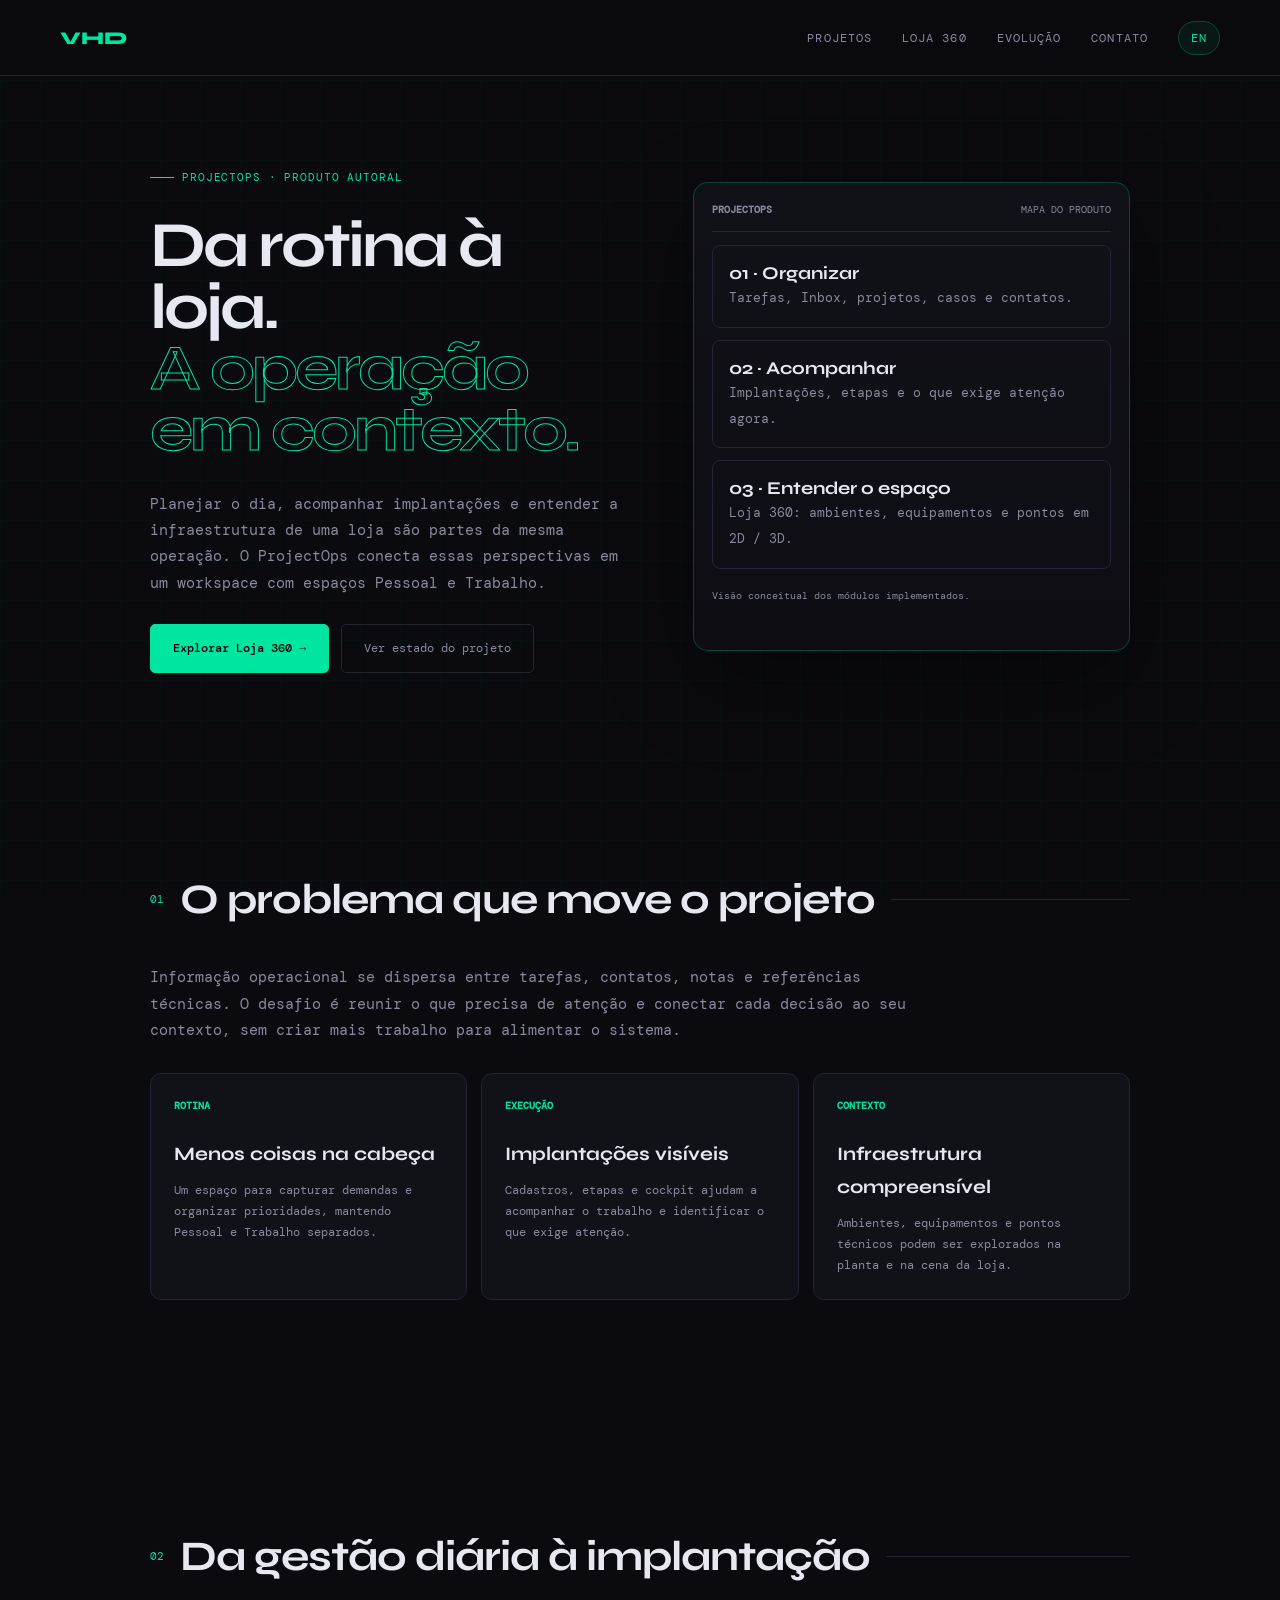
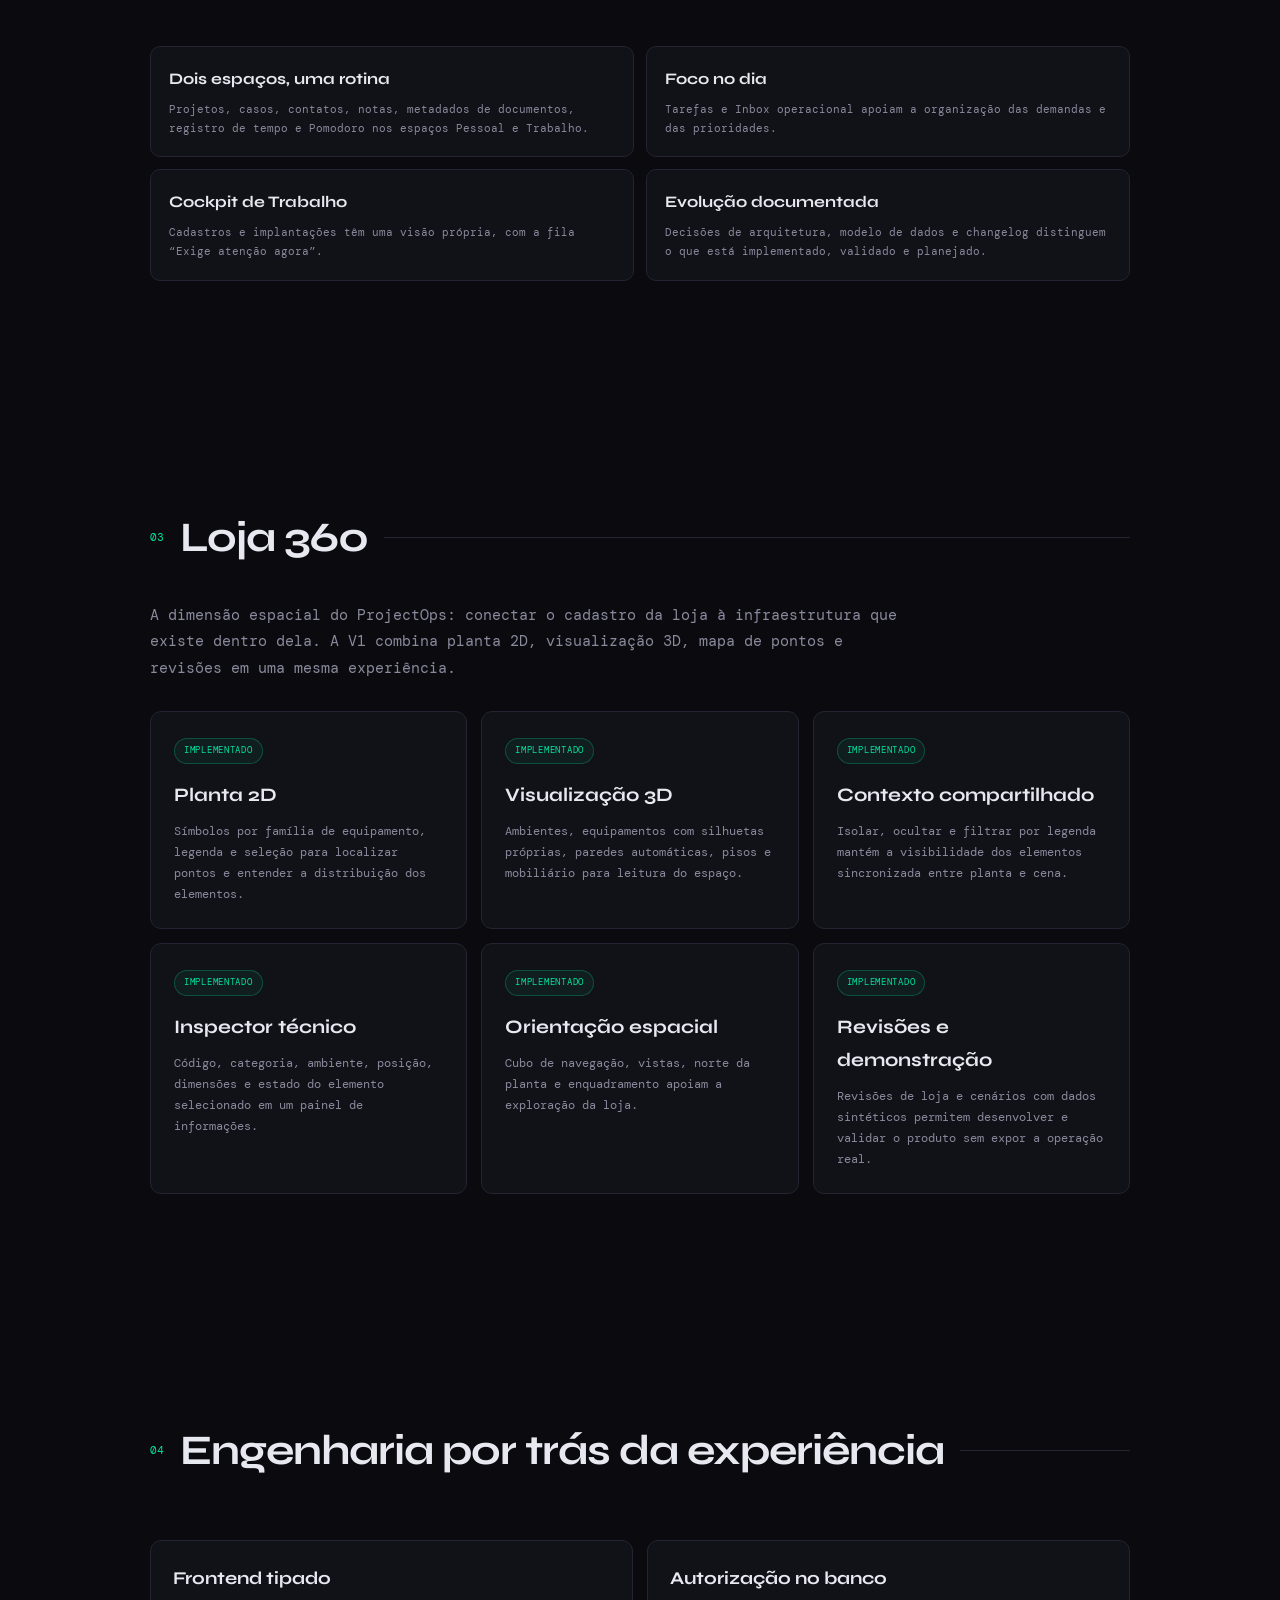
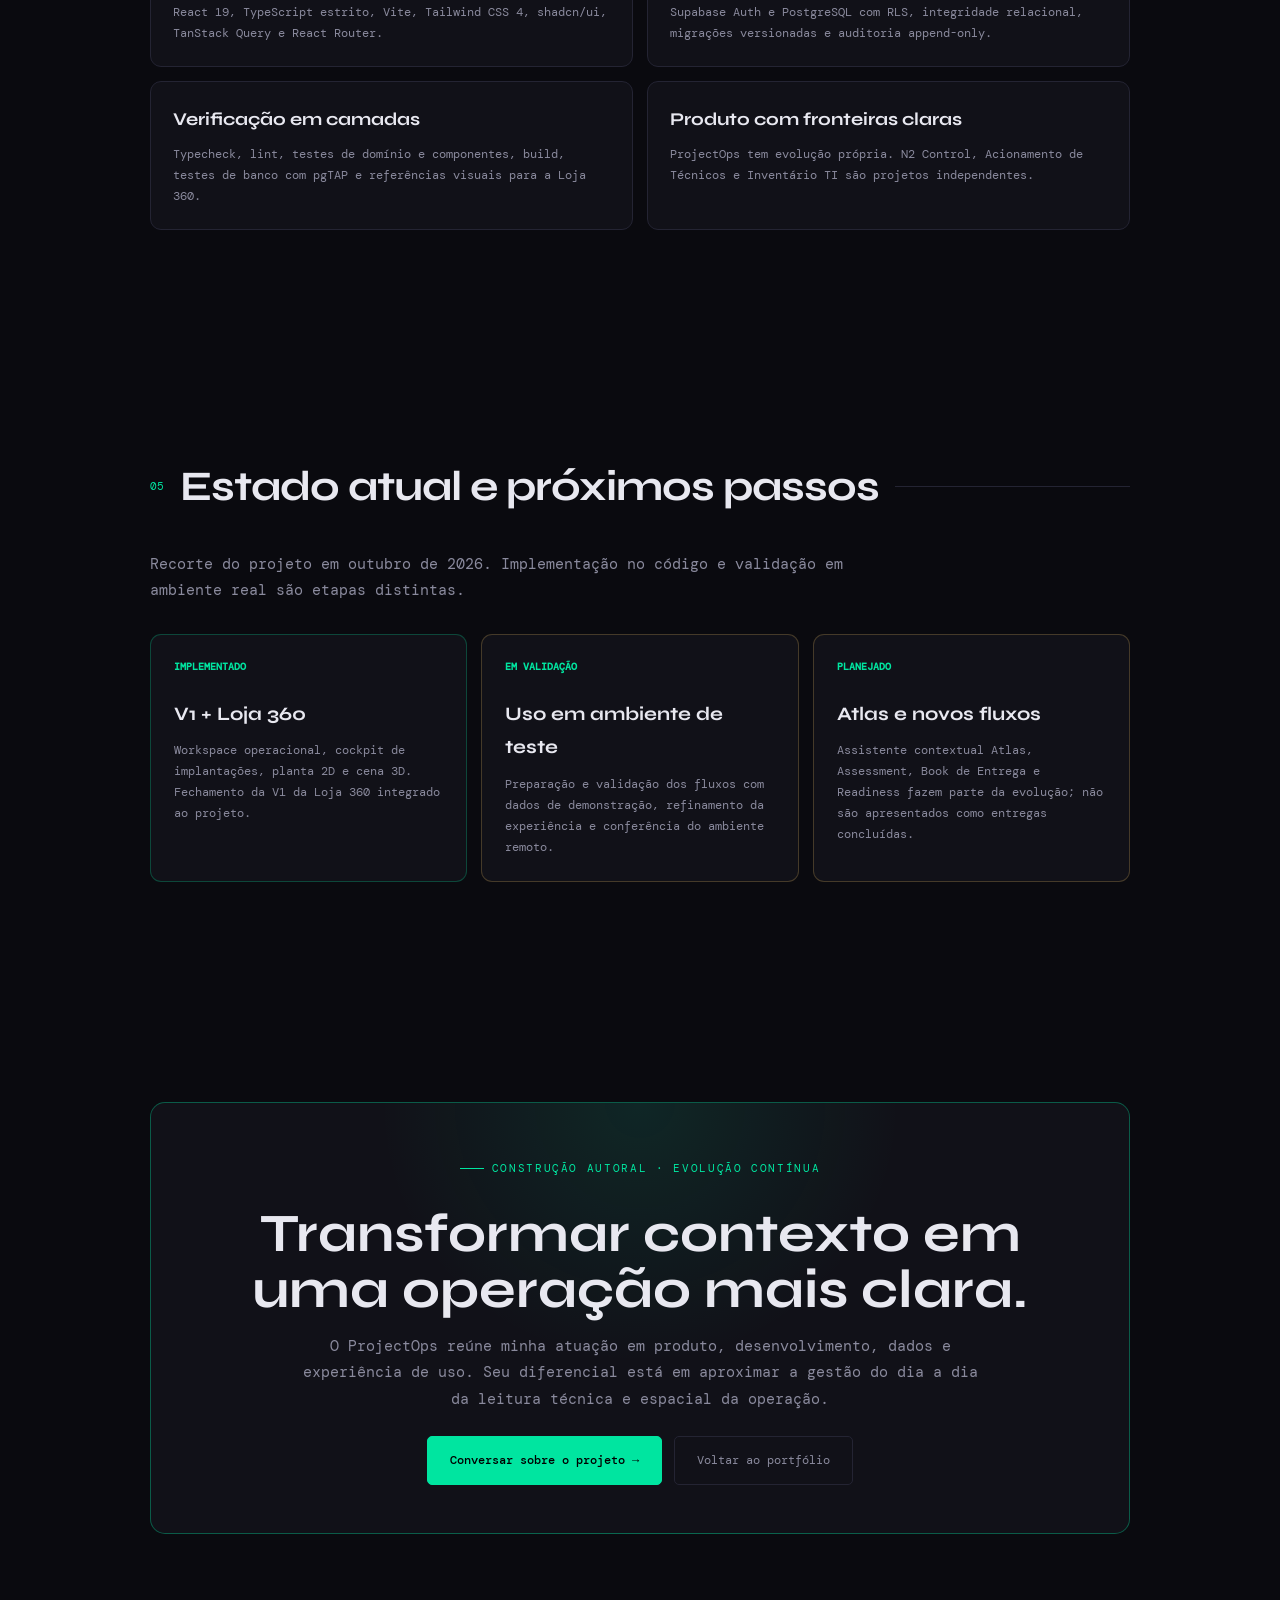
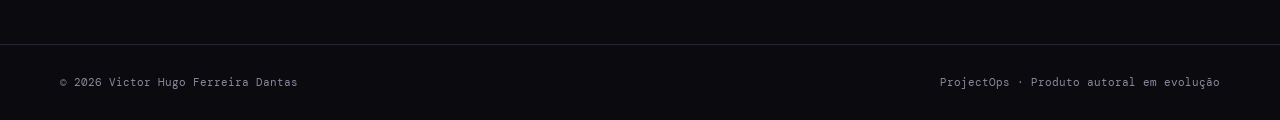
<file: projectops.html>
<!DOCTYPE html>
<html lang="pt-BR">
<head>
<meta charset="UTF-8"><meta name="viewport" content="width=device-width,initial-scale=1">
<title>ProjectOps — Gestão operacional e Loja 360 | Victor Hugo Dantas</title>
<meta name="description" content="ProjectOps: workspace operacional autoral com gestão diária, projetos, cockpit de implantações e Loja 360 com plantas 2D e visualização 3D.">
<link rel="preconnect" href="https://fonts.googleapis.com"><link rel="preconnect" href="https://fonts.gstatic.com" crossorigin>
<link href="https://fonts.googleapis.com/css2?family=Syne:wght@400;600;700;800&family=DM+Mono:wght@300;400;500&display=swap" rel="stylesheet"><link rel="stylesheet" href="styles.css?v=20261028-2">
</head>
<body>
<a class="skip-link" href="#conteudo">Pular para o conteúdo</a>
<nav><a class="logo" href="index.html">VHD</a><ul class="navlinks"><li><a href="index.html#projetos">Projetos</a></li><li><a href="#loja360">Loja 360</a></li><li><a href="#evolucao">Evolução</a></li><li><a href="index.html#contato">Contato</a></li><li><a class="nav-product" href="en/projectops.html">EN</a></li></ul></nav>
<main id="conteudo">
<section class="container product-hero ops-hero"><div><div class="eyebrow">ProjectOps · Produto autoral</div><h1>Da rotina à loja.<br><span>A operação em contexto.</span></h1><p>Planejar o dia, acompanhar implantações e entender a infraestrutura de uma loja são partes da mesma operação. O ProjectOps conecta essas perspectivas em um workspace com espaços Pessoal e Trabalho.</p><div class="actions"><a class="btn primary" href="#loja360">Explorar Loja 360 →</a><a class="btn outline" href="#evolucao">Ver estado do projeto</a></div></div><div class="panel"><div class="dashhead"><b>ProjectOps</b><span>Mapa do produto</span></div><div class="ops-flow"><div><b>01 · Organizar</b><small>Tarefas, Inbox, projetos, casos e contatos.</small></div><div><b>02 · Acompanhar</b><small>Implantações, etapas e o que exige atenção agora.</small></div><div><b>03 · Entender o espaço</b><small>Loja 360: ambientes, equipamentos e pontos em 2D / 3D.</small></div></div><p class="visual-caption">Visão conceitual dos módulos implementados.</p></div></section>
<section class="container section"><div class="section-head"><span class="num">01</span><h2>O problema que move o projeto</h2><div class="line"></div></div><p class="section-intro">Informação operacional se dispersa entre tarefas, contatos, notas e referências técnicas. O desafio é reunir o que precisa de atenção e conectar cada decisão ao seu contexto, sem criar mais trabalho para alimentar o sistema.</p><div class="cards"><article class="card"><b>ROTINA</b><h3>Menos coisas na cabeça</h3><p>Um espaço para capturar demandas e organizar prioridades, mantendo Pessoal e Trabalho separados.</p></article><article class="card"><b>EXECUÇÃO</b><h3>Implantações visíveis</h3><p>Cadastros, etapas e cockpit ajudam a acompanhar o trabalho e identificar o que exige atenção.</p></article><article class="card"><b>CONTEXTO</b><h3>Infraestrutura compreensível</h3><p>Ambientes, equipamentos e pontos técnicos podem ser explorados na planta e na cena da loja.</p></article></div></section>
<section class="container section"><div class="section-head"><span class="num">02</span><h2>Da gestão diária à implantação</h2><div class="line"></div></div><div class="feature-list"><article class="feature-item"><h3>Dois espaços, uma rotina</h3><p>Projetos, casos, contatos, notas, metadados de documentos, registro de tempo e Pomodoro nos espaços Pessoal e Trabalho.</p></article><article class="feature-item"><h3>Foco no dia</h3><p>Tarefas e Inbox operacional apoiam a organização das demandas e das prioridades.</p></article><article class="feature-item"><h3>Cockpit de Trabalho</h3><p>Cadastros e implantações têm uma visão própria, com a fila “Exige atenção agora”.</p></article><article class="feature-item"><h3>Evolução documentada</h3><p>Decisões de arquitetura, modelo de dados e changelog distinguem o que está implementado, validado e planejado.</p></article></div></section>
<section id="loja360" class="container section"><div class="section-head"><span class="num">03</span><h2>Loja 360</h2><div class="line"></div></div><p class="section-intro">A dimensão espacial do ProjectOps: conectar o cadastro da loja à infraestrutura que existe dentro dela. A V1 combina planta 2D, visualização 3D, mapa de pontos e revisões em uma mesma experiência.</p><div class="cards"><article class="card"><span class="feature-status available">Implementado</span><h3>Planta 2D</h3><p>Símbolos por família de equipamento, legenda e seleção para localizar pontos e entender a distribuição dos elementos.</p></article><article class="card"><span class="feature-status available">Implementado</span><h3>Visualização 3D</h3><p>Ambientes, equipamentos com silhuetas próprias, paredes automáticas, pisos e mobiliário para leitura do espaço.</p></article><article class="card"><span class="feature-status available">Implementado</span><h3>Contexto compartilhado</h3><p>Isolar, ocultar e filtrar por legenda mantém a visibilidade dos elementos sincronizada entre planta e cena.</p></article><article class="card"><span class="feature-status available">Implementado</span><h3>Inspector técnico</h3><p>Código, categoria, ambiente, posição, dimensões e estado do elemento selecionado em um painel de informações.</p></article><article class="card"><span class="feature-status available">Implementado</span><h3>Orientação espacial</h3><p>Cubo de navegação, vistas, norte da planta e enquadramento apoiam a exploração da loja.</p></article><article class="card"><span class="feature-status available">Implementado</span><h3>Revisões e demonstração</h3><p>Revisões de loja e cenários com dados sintéticos permitem desenvolver e validar o produto sem expor a operação real.</p></article></div></section>
<section class="container section"><div class="section-head"><span class="num">04</span><h2>Engenharia por trás da experiência</h2><div class="line"></div></div><div class="security-grid"><article class="security-card"><h3>Frontend tipado</h3><p>React 19, TypeScript estrito, Vite, Tailwind CSS 4, shadcn/ui, TanStack Query e React Router.</p></article><article class="security-card"><h3>Autorização no banco</h3><p>Supabase Auth e PostgreSQL com RLS, integridade relacional, migrações versionadas e auditoria append-only.</p></article><article class="security-card"><h3>Verificação em camadas</h3><p>Typecheck, lint, testes de domínio e componentes, build, testes de banco com pgTAP e referências visuais para a Loja 360.</p></article><article class="security-card"><h3>Produto com fronteiras claras</h3><p>ProjectOps tem evolução própria. N2 Control, Acionamento de Técnicos e Inventário TI são projetos independentes.</p></article></div></section>
<section id="evolucao" class="container section"><div class="section-head"><span class="num">05</span><h2>Estado atual e próximos passos</h2><div class="line"></div></div><p class="section-intro">Recorte do projeto em outubro de 2026. Implementação no código e validação em ambiente real são etapas distintas.</p><div class="cards"><article class="card roadmap-now"><b>IMPLEMENTADO</b><h3>V1 + Loja 360</h3><p>Workspace operacional, cockpit de implantações, planta 2D e cena 3D. Fechamento da V1 da Loja 360 integrado ao projeto.</p></article><article class="card roadmap-next"><b>EM VALIDAÇÃO</b><h3>Uso em ambiente de teste</h3><p>Preparação e validação dos fluxos com dados de demonstração, refinamento da experiência e conferência do ambiente remoto.</p></article><article class="card roadmap-next"><b>PLANEJADO</b><h3>Atlas e novos fluxos</h3><p>Assistente contextual Atlas, Assessment, Book de Entrega e Readiness fazem parte da evolução; não são apresentados como entregas concluídas.</p></article></div></section>
<section class="container section"><div class="cta"><div class="eyebrow">Construção autoral · Evolução contínua</div><h2>Transformar contexto em uma operação mais clara.</h2><p>O ProjectOps reúne minha atuação em produto, desenvolvimento, dados e experiência de uso. Seu diferencial está em aproximar a gestão do dia a dia da leitura técnica e espacial da operação.</p><div class="actions" style="justify-content:center"><a class="btn primary" href="mailto:victor.hugofdantas@gmail.com?subject=Interesse%20no%20ProjectOps">Conversar sobre o projeto →</a><a class="btn outline" href="index.html#projetos">Voltar ao portfólio</a></div></div></section>
</main><footer><span>© 2026 Victor Hugo Ferreira Dantas</span><span>ProjectOps · Produto autoral em evolução</span></footer>
</body></html>
</file>
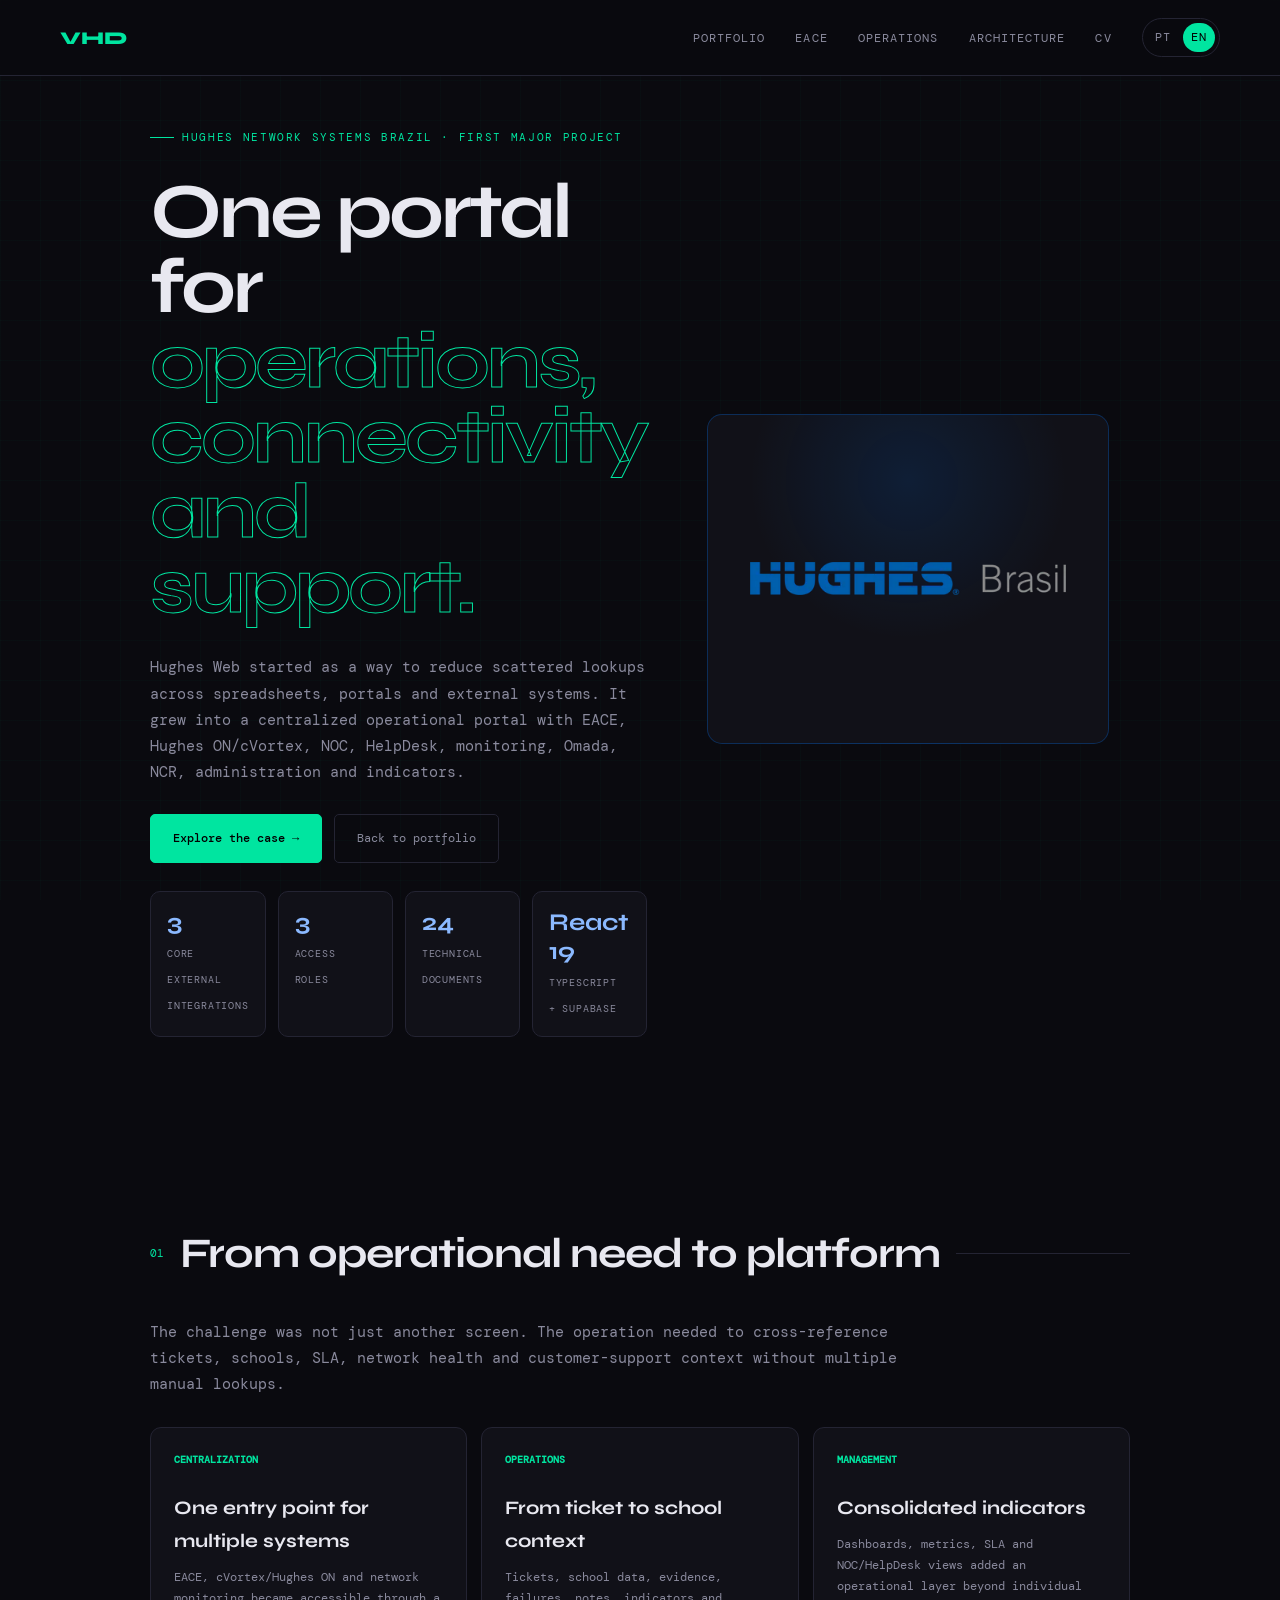
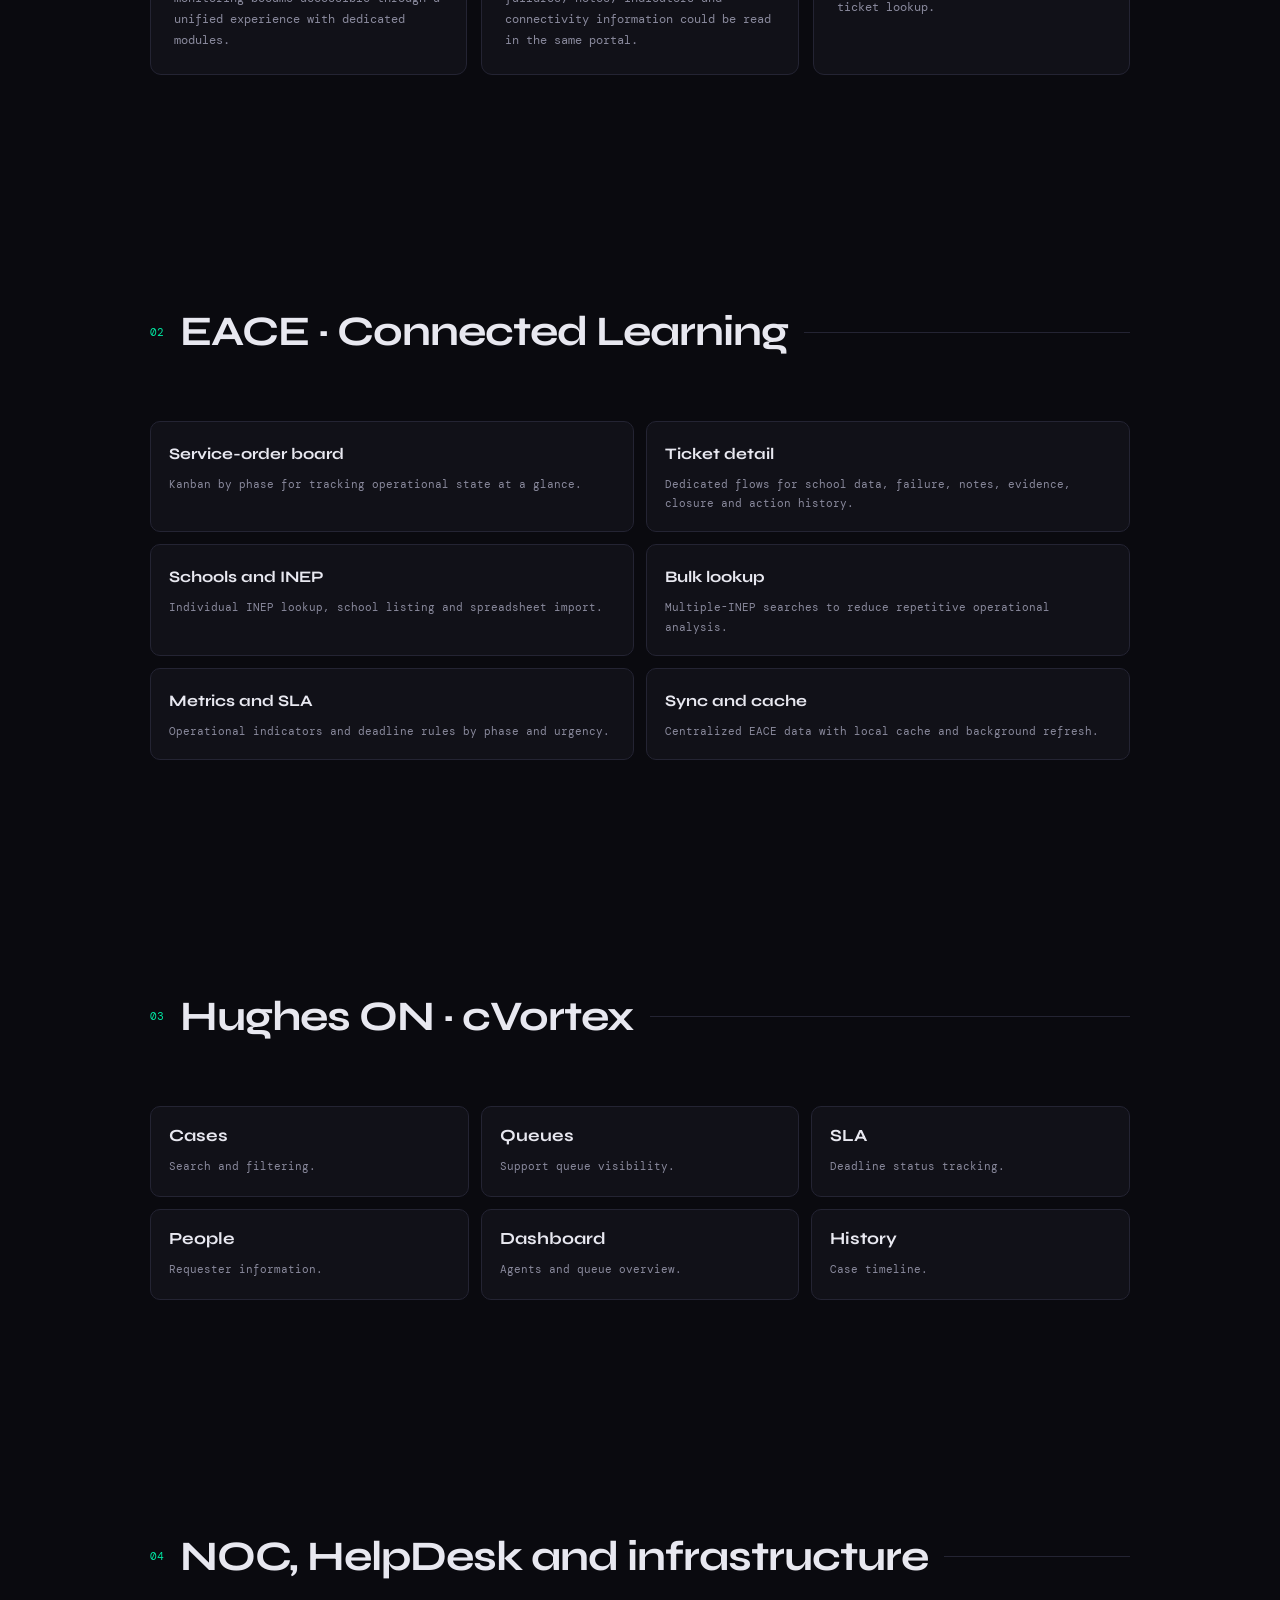
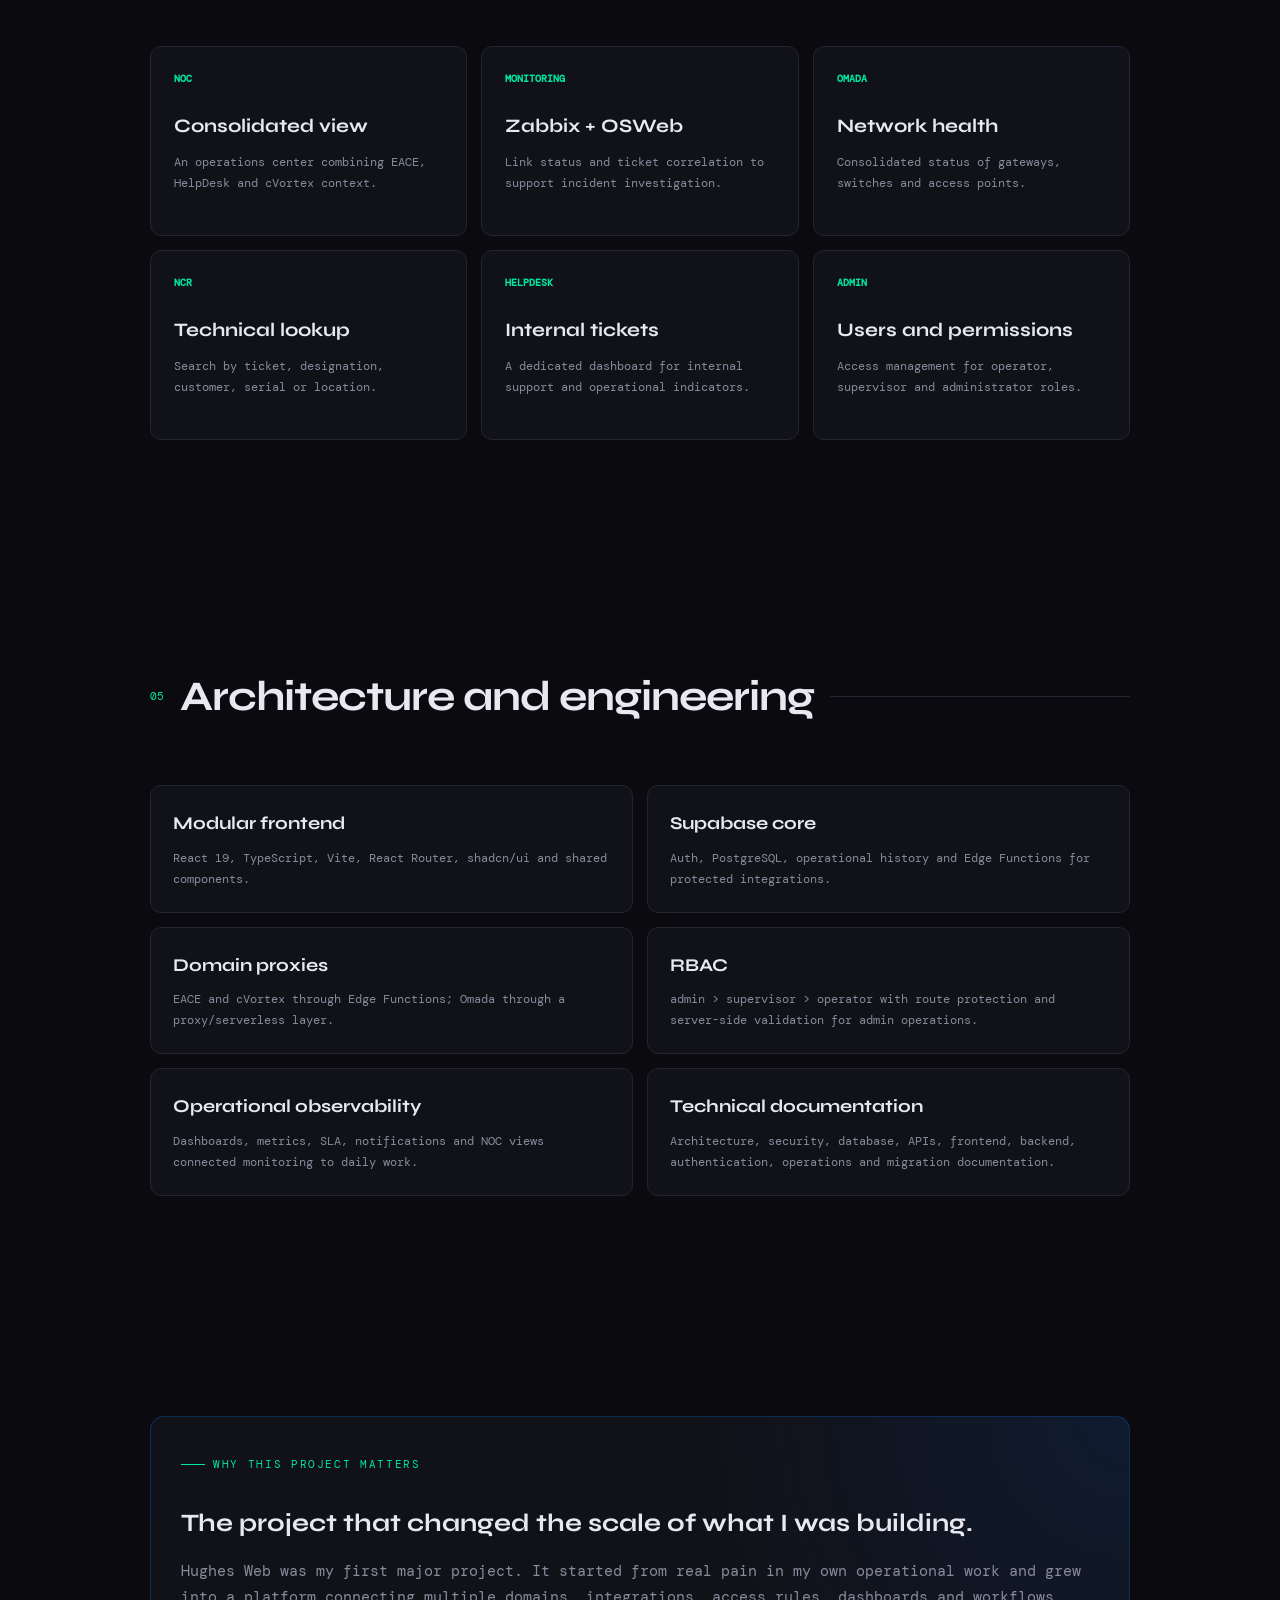
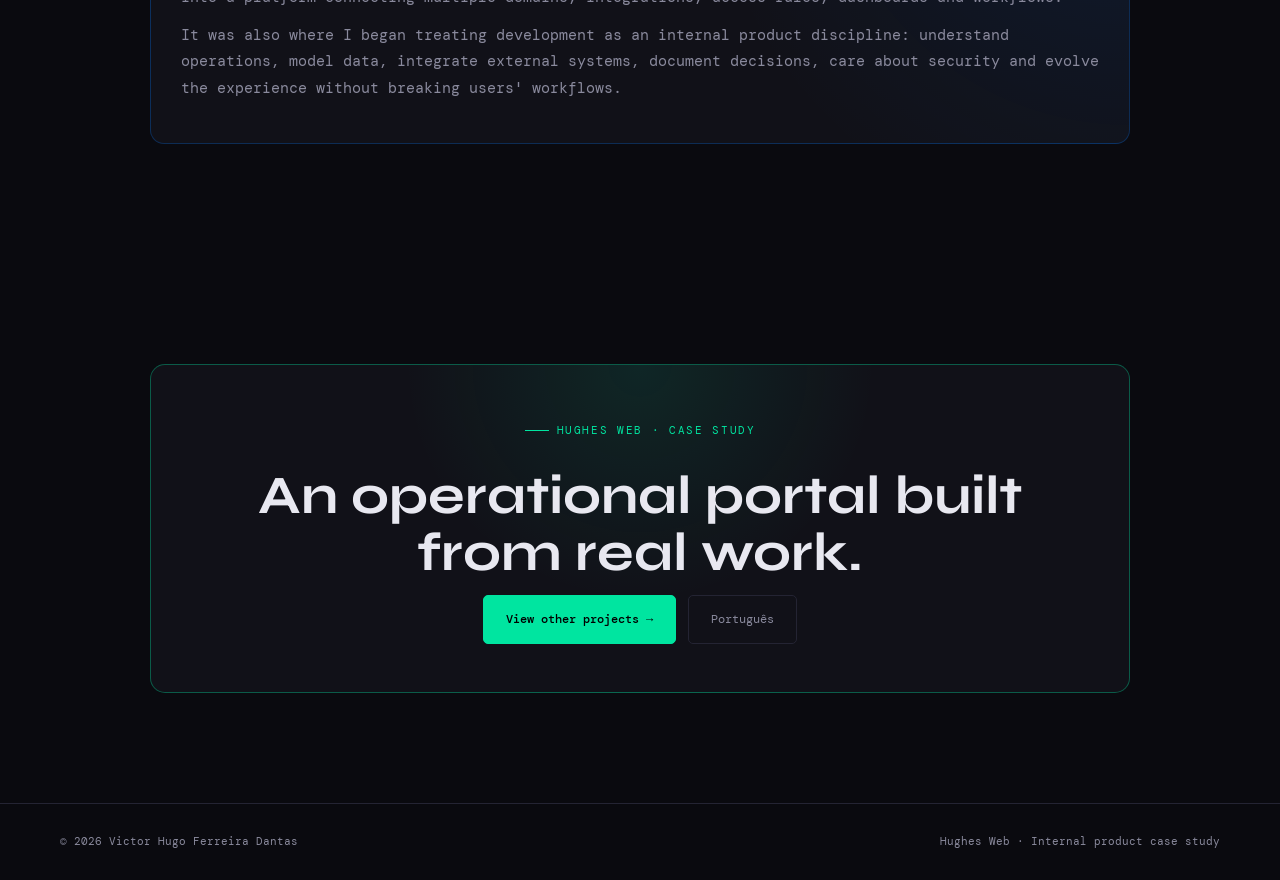
<file: en/hughes-web.html>
<!DOCTYPE html>
<html lang="en">
<head>
<meta charset="UTF-8"><meta name="viewport" content="width=device-width,initial-scale=1">
<title>Hughes Web — Operational Portal | Victor Hugo Dantas</title>
<meta name="description" content="Hughes Web case study: an operational portal bringing together EACE, Hughes ON/cVortex, NOC, HelpDesk, monitoring, Omada and NCR.">
<link rel="preconnect" href="https://fonts.googleapis.com"><link rel="preconnect" href="https://fonts.gstatic.com" crossorigin>
<link href="https://fonts.googleapis.com/css2?family=Syne:wght@400;600;700;800&family=DM+Mono:wght@300;400;500&display=swap" rel="stylesheet"><link rel="stylesheet" href="../styles.css?v=20261028-2">
<style>.hughes-brand-panel{display:flex;min-height:330px;align-items:center;justify-content:center;padding:42px;border:1px solid rgba(0,119,255,.28);border-radius:15px;background:radial-gradient(circle at 50% 20%,rgba(0,119,255,.13),transparent 48%),var(--surface)}.hughes-brand-panel img{display:block;width:100%;max-width:560px;height:auto}.hughes-proof{display:grid;grid-template-columns:repeat(4,1fr);gap:12px;margin-top:28px}.hughes-proof .proof strong{color:#8bb9ff}.system-map{display:grid;grid-template-columns:repeat(3,1fr);gap:12px;margin-top:24px}.system-node{padding:18px;border:1px solid var(--border);border-radius:10px;background:var(--surface)}.system-node b{display:block;font:700 17px var(--head);margin-bottom:6px}.system-node span{color:var(--muted);font-size:11px}.hughes-story{padding:30px;border:1px solid rgba(0,119,255,.26);border-radius:14px;background:radial-gradient(circle at 100% 0,rgba(0,119,255,.1),transparent 42%),var(--surface)}.hughes-story h3{font-size:25px;margin-bottom:12px}.hughes-story p{color:var(--muted);margin-bottom:12px}.lang-switch{display:inline-flex;gap:4px;padding:4px;border:1px solid var(--border);border-radius:999px}.lang-switch a{padding:4px 8px!important}.lang-switch .active{background:var(--accent);color:#000!important;border-radius:999px}@media(max-width:800px){.hughes-proof,.system-map{grid-template-columns:1fr 1fr}}@media(max-width:520px){.hughes-proof,.system-map{grid-template-columns:1fr}}</style>
</head>
<body>
<a class="skip-link" href="#content">Skip to content</a>
<nav><a class="logo" href="index.html">VHD</a><ul class="navlinks"><li><a href="index.html">Portfolio</a></li><li><a href="#eace">EACE</a></li><li><a href="#operations">Operations</a></li><li><a href="#architecture">Architecture</a></li><li><a href="../cv.html?lang=en">CV</a></li><li class="lang-switch"><a href="../hughes-web.html">PT</a><a class="active" href="hughes-web.html">EN</a></li></ul></nav>
<main id="content">
<section class="container product-hero"><div><div class="eyebrow">Hughes Network Systems Brazil · First major project</div><h1>One portal for <span>operations, connectivity and support.</span></h1><p>Hughes Web started as a way to reduce scattered lookups across spreadsheets, portals and external systems. It grew into a centralized operational portal with EACE, Hughes ON/cVortex, NOC, HelpDesk, monitoring, Omada, NCR, administration and indicators.</p><div class="actions"><a class="btn primary" href="#overview">Explore the case →</a><a class="btn outline" href="index.html">Back to portfolio</a></div><div class="hughes-proof"><div class="proof"><strong>3</strong><span>core external integrations</span></div><div class="proof"><strong>3</strong><span>access roles</span></div><div class="proof"><strong>24</strong><span>technical documents</span></div><div class="proof"><strong>React 19</strong><span>TypeScript + Supabase</span></div></div></div><div class="hughes-brand-panel"><img src="../assets/hughes-brasil.webp" alt="Hughes Brasil" width="1470" height="154"></div></section>
<section id="overview" class="container section"><div class="section-head"><span class="num">01</span><h2>From operational need to platform</h2><div class="line"></div></div><p class="section-intro">The challenge was not just another screen. The operation needed to cross-reference tickets, schools, SLA, network health and customer-support context without multiple manual lookups.</p><div class="cards"><article class="card"><b>CENTRALIZATION</b><h3>One entry point for multiple systems</h3><p>EACE, cVortex/Hughes ON and network monitoring became accessible through a unified experience with dedicated modules.</p></article><article class="card"><b>OPERATIONS</b><h3>From ticket to school context</h3><p>Tickets, school data, evidence, failures, notes, indicators and connectivity information could be read in the same portal.</p></article><article class="card"><b>MANAGEMENT</b><h3>Consolidated indicators</h3><p>Dashboards, metrics, SLA and NOC/HelpDesk views added an operational layer beyond individual ticket lookup.</p></article></div></section>
<section id="eace" class="container section"><div class="section-head"><span class="num">02</span><h2>EACE · Connected Learning</h2><div class="line"></div></div><div class="feature-list"><article class="feature-item"><h3>Service-order board</h3><p>Kanban by phase for tracking operational state at a glance.</p></article><article class="feature-item"><h3>Ticket detail</h3><p>Dedicated flows for school data, failure, notes, evidence, closure and action history.</p></article><article class="feature-item"><h3>Schools and INEP</h3><p>Individual INEP lookup, school listing and spreadsheet import.</p></article><article class="feature-item"><h3>Bulk lookup</h3><p>Multiple-INEP searches to reduce repetitive operational analysis.</p></article><article class="feature-item"><h3>Metrics and SLA</h3><p>Operational indicators and deadline rules by phase and urgency.</p></article><article class="feature-item"><h3>Sync and cache</h3><p>Centralized EACE data with local cache and background refresh.</p></article></div></section>
<section class="container section"><div class="section-head"><span class="num">03</span><h2>Hughes ON · cVortex</h2><div class="line"></div></div><div class="system-map"><div class="system-node"><b>Cases</b><span>Search and filtering.</span></div><div class="system-node"><b>Queues</b><span>Support queue visibility.</span></div><div class="system-node"><b>SLA</b><span>Deadline status tracking.</span></div><div class="system-node"><b>People</b><span>Requester information.</span></div><div class="system-node"><b>Dashboard</b><span>Agents and queue overview.</span></div><div class="system-node"><b>History</b><span>Case timeline.</span></div></div></section>
<section id="operations" class="container section"><div class="section-head"><span class="num">04</span><h2>NOC, HelpDesk and infrastructure</h2><div class="line"></div></div><div class="cards"><article class="card"><b>NOC</b><h3>Consolidated view</h3><p>An operations center combining EACE, HelpDesk and cVortex context.</p></article><article class="card"><b>MONITORING</b><h3>Zabbix + OSWeb</h3><p>Link status and ticket correlation to support incident investigation.</p></article><article class="card"><b>OMADA</b><h3>Network health</h3><p>Consolidated status of gateways, switches and access points.</p></article><article class="card"><b>NCR</b><h3>Technical lookup</h3><p>Search by ticket, designation, customer, serial or location.</p></article><article class="card"><b>HELPDESK</b><h3>Internal tickets</h3><p>A dedicated dashboard for internal support and operational indicators.</p></article><article class="card"><b>ADMIN</b><h3>Users and permissions</h3><p>Access management for operator, supervisor and administrator roles.</p></article></div></section>
<section id="architecture" class="container section"><div class="section-head"><span class="num">05</span><h2>Architecture and engineering</h2><div class="line"></div></div><div class="security-grid"><article class="security-card"><h3>Modular frontend</h3><p>React 19, TypeScript, Vite, React Router, shadcn/ui and shared components.</p></article><article class="security-card"><h3>Supabase core</h3><p>Auth, PostgreSQL, operational history and Edge Functions for protected integrations.</p></article><article class="security-card"><h3>Domain proxies</h3><p>EACE and cVortex through Edge Functions; Omada through a proxy/serverless layer.</p></article><article class="security-card"><h3>RBAC</h3><p>admin &gt; supervisor &gt; operator with route protection and server-side validation for admin operations.</p></article><article class="security-card"><h3>Operational observability</h3><p>Dashboards, metrics, SLA, notifications and NOC views connected monitoring to daily work.</p></article><article class="security-card"><h3>Technical documentation</h3><p>Architecture, security, database, APIs, frontend, backend, authentication, operations and migration documentation.</p></article></div></section>
<section class="container section"><div class="hughes-story"><div class="eyebrow">Why this project matters</div><h3>The project that changed the scale of what I was building.</h3><p>Hughes Web was my first major project. It started from real pain in my own operational work and grew into a platform connecting multiple domains, integrations, access rules, dashboards and workflows.</p><p>It was also where I began treating development as an internal product discipline: understand operations, model data, integrate external systems, document decisions, care about security and evolve the experience without breaking users' workflows.</p></div></section>
<section class="container section"><div class="cta"><div class="eyebrow">Hughes Web · Case study</div><h2>An operational portal built from real work.</h2><div class="actions" style="justify-content:center"><a class="btn primary" href="index.html">View other projects →</a><a class="btn outline" href="../hughes-web.html">Português</a></div></div></section>
</main><footer><span>© 2026 Victor Hugo Ferreira Dantas</span><span>Hughes Web · Internal product case study</span></footer>
</body></html>
</file>
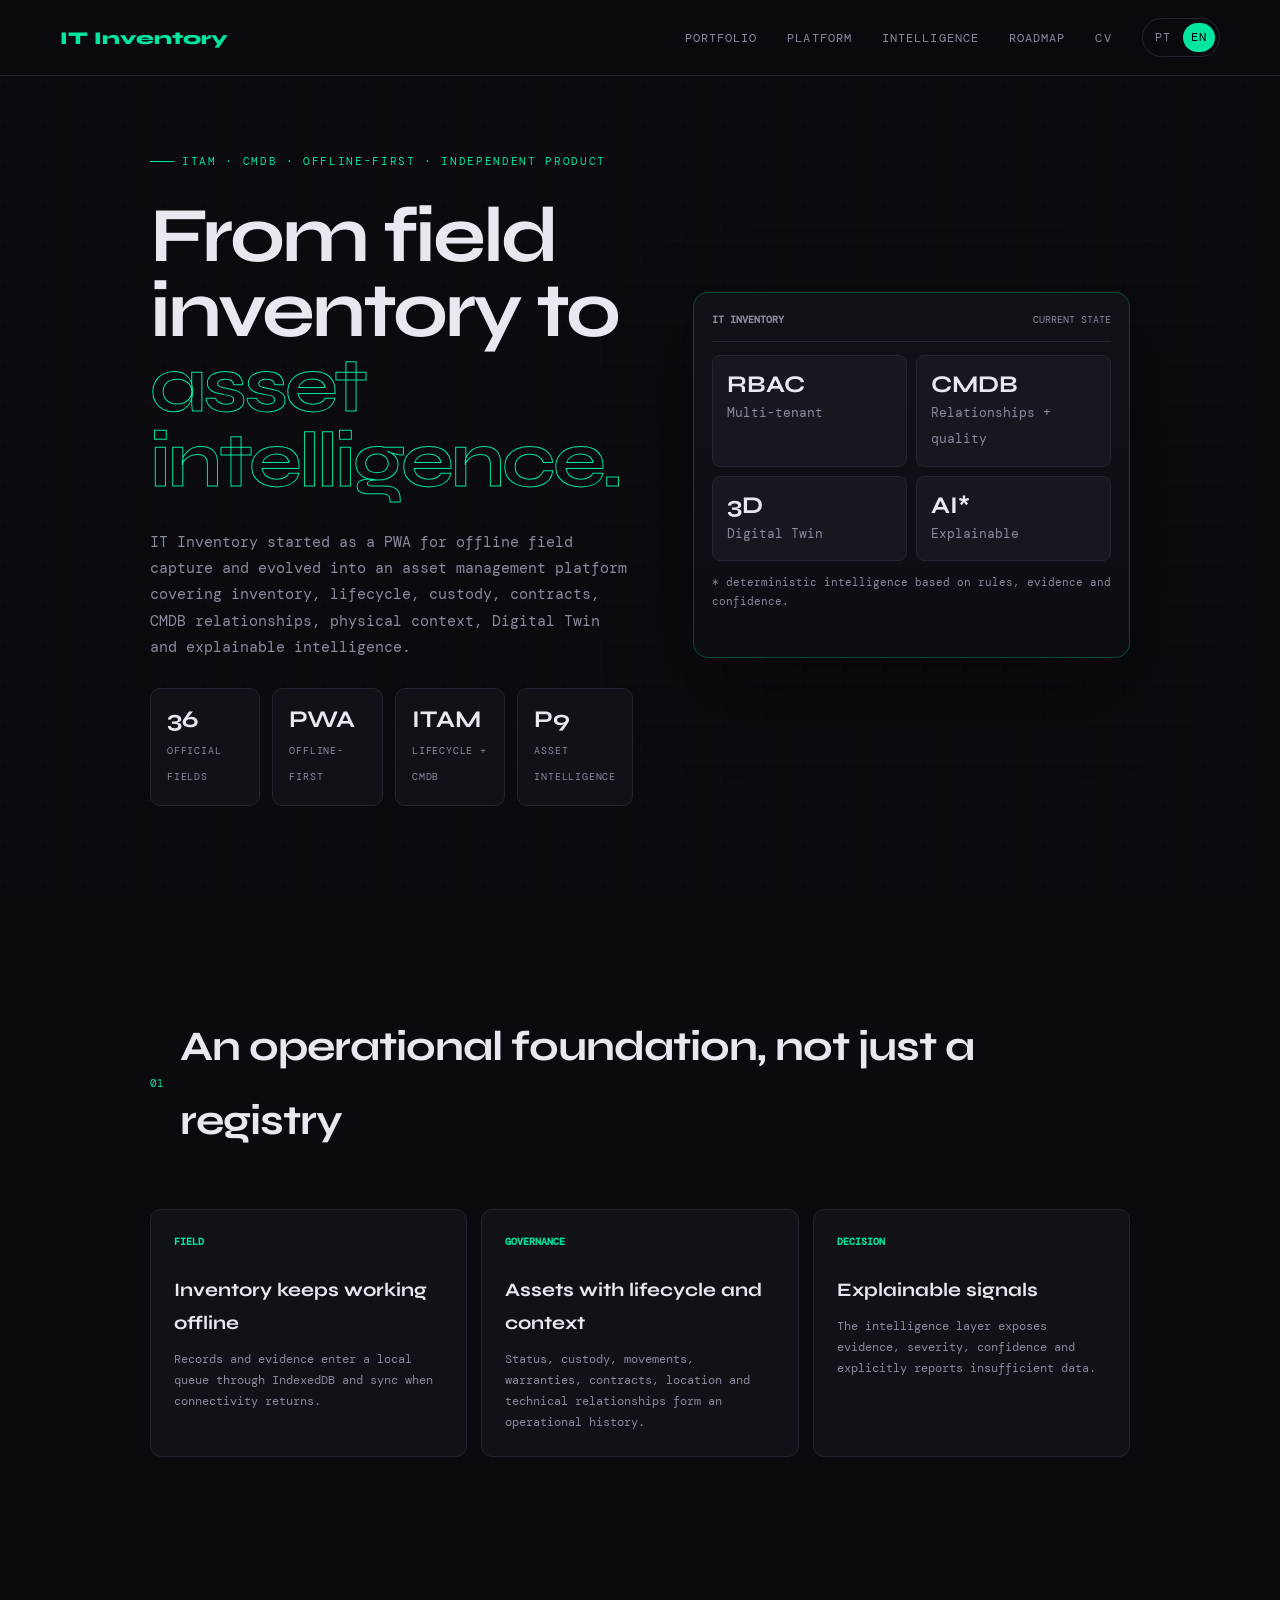
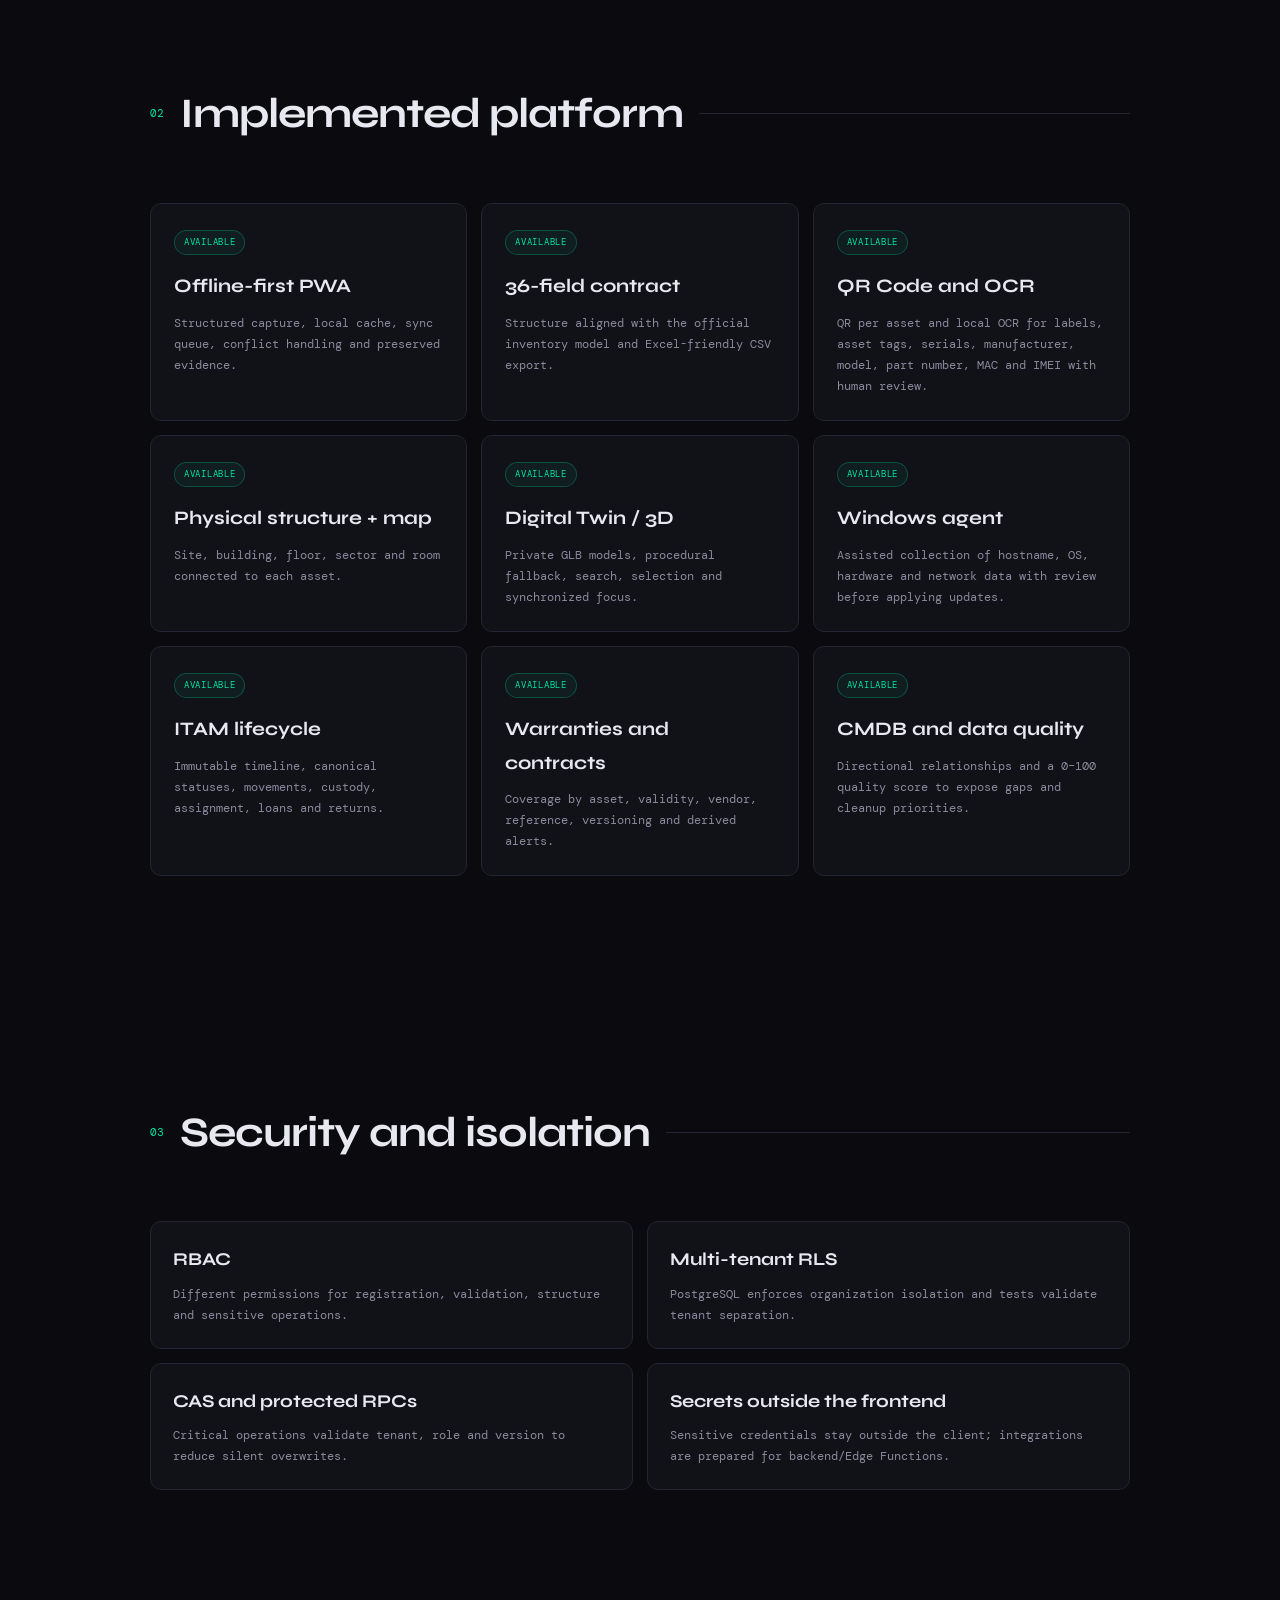
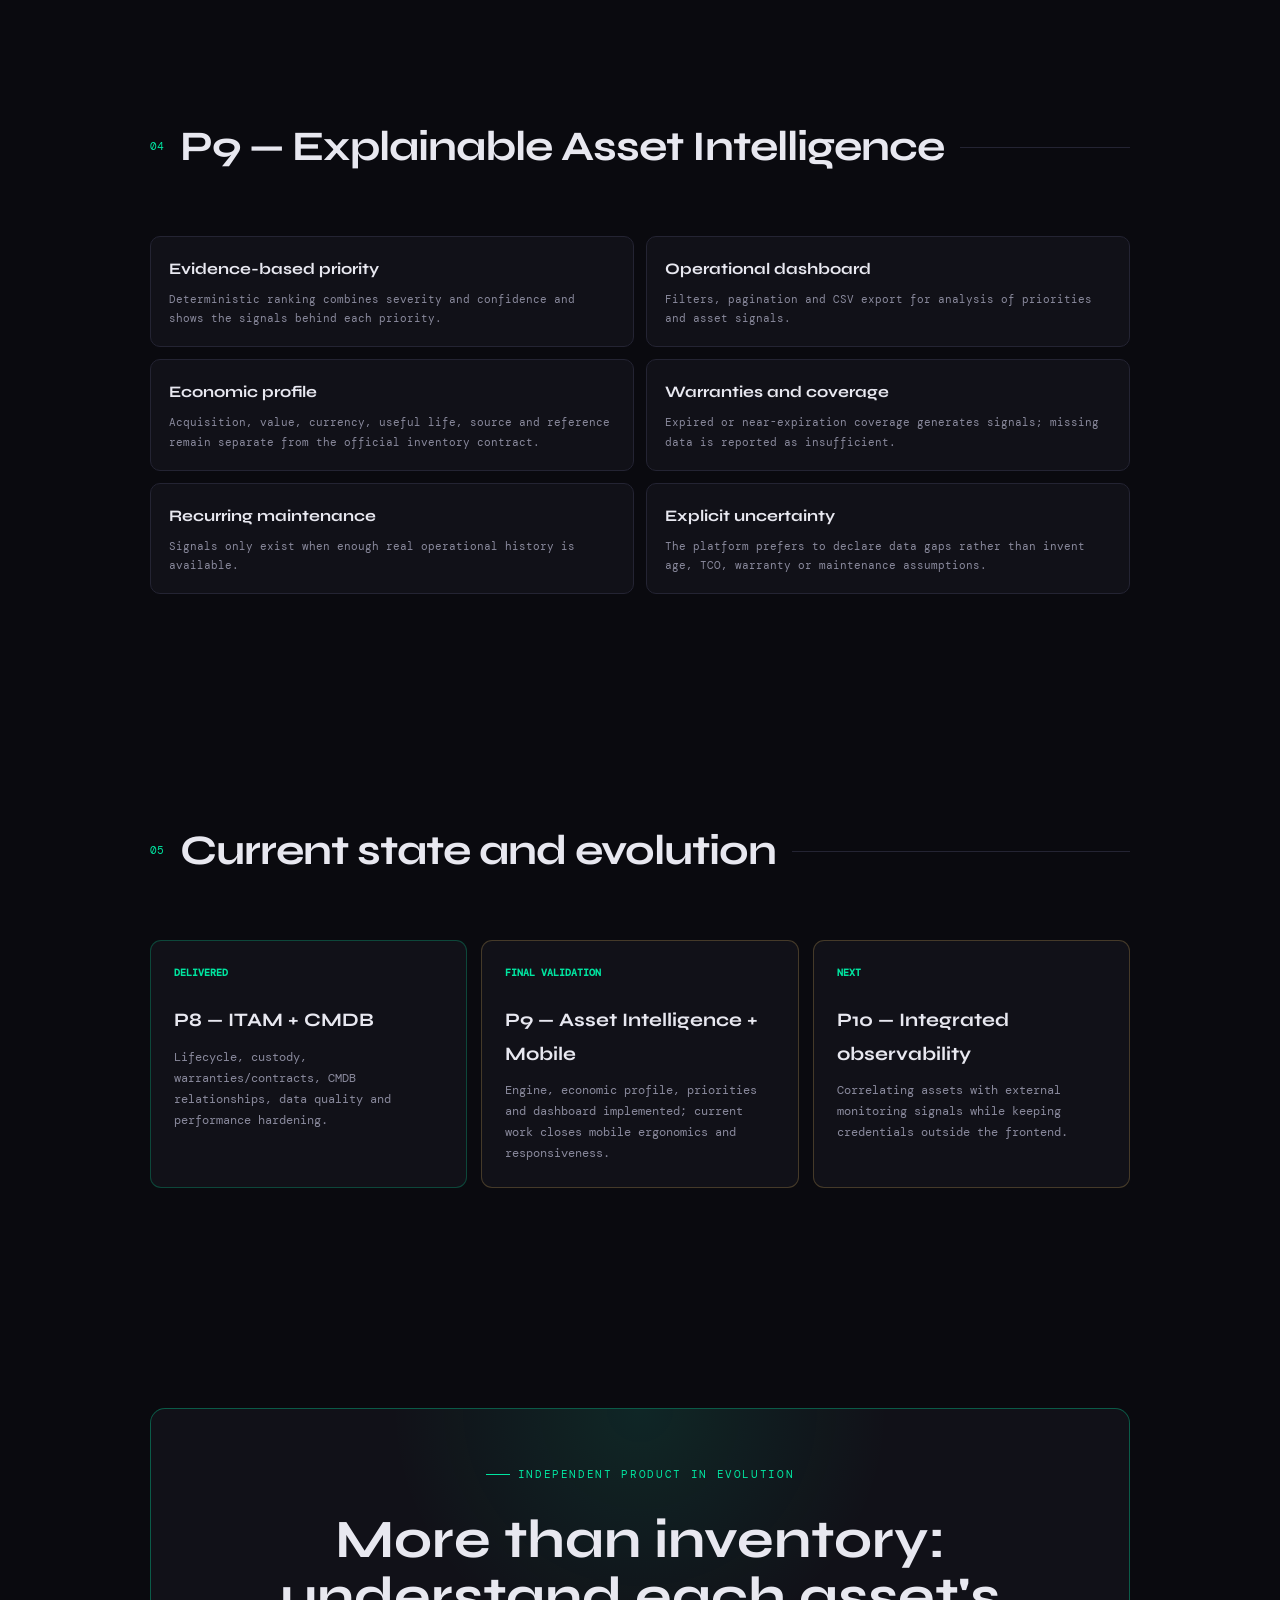
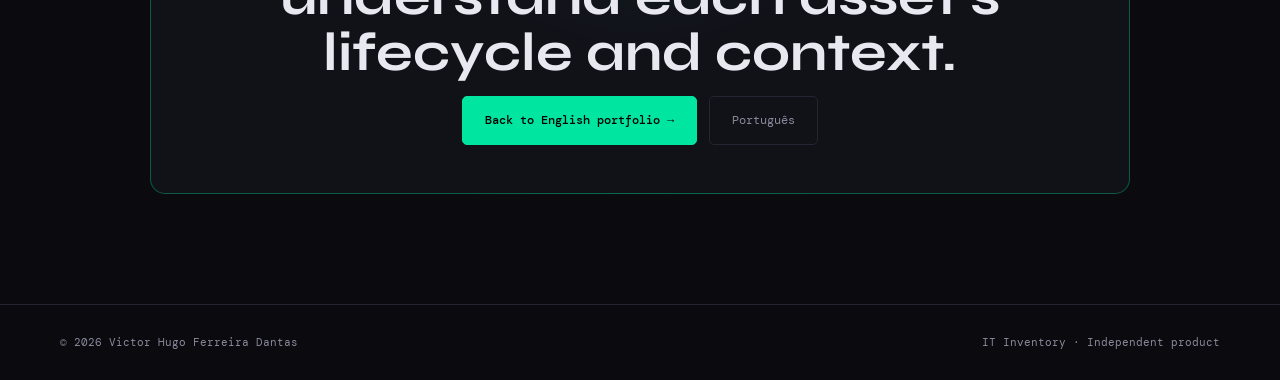
<file: en/inventario-ti.html>
<!DOCTYPE html>
<html lang="en">
<head>
<meta charset="UTF-8"><meta name="viewport" content="width=device-width,initial-scale=1">
<title>IT Inventory — ITAM, CMDB & Asset Intelligence</title>
<meta name="description" content="IT Inventory is an offline-first asset management platform with ITAM, CMDB, Digital Twin, Windows agent, multi-tenant RBAC/RLS and explainable Asset Intelligence.">
<link rel="preconnect" href="https://fonts.googleapis.com"><link rel="preconnect" href="https://fonts.gstatic.com" crossorigin>
<link href="https://fonts.googleapis.com/css2?family=Syne:wght@400;600;700;800&family=DM+Mono:wght@300;400;500&display=swap" rel="stylesheet"><link rel="stylesheet" href="../styles.css?v=20261028-2">
<style>.lang-switch{display:inline-flex;gap:4px;padding:4px;border:1px solid var(--border);border-radius:999px}.lang-switch a{padding:4px 8px!important}.lang-switch .active{background:var(--accent);color:#000!important;border-radius:999px}</style>
</head>
<body>
<nav><a class="logo" href="index.html">IT Inventory</a><ul class="navlinks"><li><a href="index.html">Portfolio</a></li><li><a href="#platform">Platform</a></li><li><a href="#intelligence">Intelligence</a></li><li><a href="#roadmap">Roadmap</a></li><li><a href="../cv.html?lang=en">CV</a></li><li class="lang-switch"><a href="../inventario-ti.html">PT</a><a class="active" href="inventario-ti.html">EN</a></li></ul></nav>
<main>
<section class="container product-hero"><div><div class="eyebrow">ITAM · CMDB · Offline-first · Independent product</div><h1>From field inventory to <span>asset intelligence.</span></h1><p>IT Inventory started as a PWA for offline field capture and evolved into an asset management platform covering inventory, lifecycle, custody, contracts, CMDB relationships, physical context, Digital Twin and explainable intelligence.</p><div class="product-proof"><div class="proof"><strong>36</strong><span>official fields</span></div><div class="proof"><strong>PWA</strong><span>offline-first</span></div><div class="proof"><strong>ITAM</strong><span>lifecycle + CMDB</span></div><div class="proof"><strong>P9</strong><span>Asset Intelligence</span></div></div></div><div class="panel"><div class="dashhead"><b>IT Inventory</b><span>Current state</span></div><div class="dashgrid"><div class="dash"><b>RBAC</b><small>Multi-tenant</small></div><div class="dash"><b>CMDB</b><small>Relationships + quality</small></div><div class="dash"><b>3D</b><small>Digital Twin</small></div><div class="dash"><b>AI*</b><small>Explainable</small></div></div><p style="margin-top:12px;color:var(--muted);font-size:11px">* deterministic intelligence based on rules, evidence and confidence.</p></div></section>
<section class="container section"><div class="section-head"><span class="num">01</span><h2>An operational foundation, not just a registry</h2><div class="line"></div></div><div class="cards"><article class="card"><b>FIELD</b><h3>Inventory keeps working offline</h3><p>Records and evidence enter a local queue through IndexedDB and sync when connectivity returns.</p></article><article class="card"><b>GOVERNANCE</b><h3>Assets with lifecycle and context</h3><p>Status, custody, movements, warranties, contracts, location and technical relationships form an operational history.</p></article><article class="card"><b>DECISION</b><h3>Explainable signals</h3><p>The intelligence layer exposes evidence, severity, confidence and explicitly reports insufficient data.</p></article></div></section>
<section id="platform" class="container section"><div class="section-head"><span class="num">02</span><h2>Implemented platform</h2><div class="line"></div></div><div class="cards"><article class="card"><span class="feature-status available">Available</span><h3>Offline-first PWA</h3><p>Structured capture, local cache, sync queue, conflict handling and preserved evidence.</p></article><article class="card"><span class="feature-status available">Available</span><h3>36-field contract</h3><p>Structure aligned with the official inventory model and Excel-friendly CSV export.</p></article><article class="card"><span class="feature-status available">Available</span><h3>QR Code and OCR</h3><p>QR per asset and local OCR for labels, asset tags, serials, manufacturer, model, part number, MAC and IMEI with human review.</p></article><article class="card"><span class="feature-status available">Available</span><h3>Physical structure + map</h3><p>Site, building, floor, sector and room connected to each asset.</p></article><article class="card"><span class="feature-status available">Available</span><h3>Digital Twin / 3D</h3><p>Private GLB models, procedural fallback, search, selection and synchronized focus.</p></article><article class="card"><span class="feature-status available">Available</span><h3>Windows agent</h3><p>Assisted collection of hostname, OS, hardware and network data with review before applying updates.</p></article><article class="card"><span class="feature-status available">Available</span><h3>ITAM lifecycle</h3><p>Immutable timeline, canonical statuses, movements, custody, assignment, loans and returns.</p></article><article class="card"><span class="feature-status available">Available</span><h3>Warranties and contracts</h3><p>Coverage by asset, validity, vendor, reference, versioning and derived alerts.</p></article><article class="card"><span class="feature-status available">Available</span><h3>CMDB and data quality</h3><p>Directional relationships and a 0–100 quality score to expose gaps and cleanup priorities.</p></article></div></section>
<section class="container section"><div class="section-head"><span class="num">03</span><h2>Security and isolation</h2><div class="line"></div></div><div class="security-grid"><article class="security-card"><h3>RBAC</h3><p>Different permissions for registration, validation, structure and sensitive operations.</p></article><article class="security-card"><h3>Multi-tenant RLS</h3><p>PostgreSQL enforces organization isolation and tests validate tenant separation.</p></article><article class="security-card"><h3>CAS and protected RPCs</h3><p>Critical operations validate tenant, role and version to reduce silent overwrites.</p></article><article class="security-card"><h3>Secrets outside the frontend</h3><p>Sensitive credentials stay outside the client; integrations are prepared for backend/Edge Functions.</p></article></div></section>
<section id="intelligence" class="container section"><div class="section-head"><span class="num">04</span><h2>P9 — Explainable Asset Intelligence</h2><div class="line"></div></div><div class="feature-list"><article class="feature-item"><h3>Evidence-based priority</h3><p>Deterministic ranking combines severity and confidence and shows the signals behind each priority.</p></article><article class="feature-item"><h3>Operational dashboard</h3><p>Filters, pagination and CSV export for analysis of priorities and asset signals.</p></article><article class="feature-item"><h3>Economic profile</h3><p>Acquisition, value, currency, useful life, source and reference remain separate from the official inventory contract.</p></article><article class="feature-item"><h3>Warranties and coverage</h3><p>Expired or near-expiration coverage generates signals; missing data is reported as insufficient.</p></article><article class="feature-item"><h3>Recurring maintenance</h3><p>Signals only exist when enough real operational history is available.</p></article><article class="feature-item"><h3>Explicit uncertainty</h3><p>The platform prefers to declare data gaps rather than invent age, TCO, warranty or maintenance assumptions.</p></article></div></section>
<section id="roadmap" class="container section"><div class="section-head"><span class="num">05</span><h2>Current state and evolution</h2><div class="line"></div></div><div class="cards"><article class="card roadmap-now"><b>DELIVERED</b><h3>P8 — ITAM + CMDB</h3><p>Lifecycle, custody, warranties/contracts, CMDB relationships, data quality and performance hardening.</p></article><article class="card roadmap-next"><b>FINAL VALIDATION</b><h3>P9 — Asset Intelligence + Mobile</h3><p>Engine, economic profile, priorities and dashboard implemented; current work closes mobile ergonomics and responsiveness.</p></article><article class="card roadmap-next"><b>NEXT</b><h3>P10 — Integrated observability</h3><p>Correlating assets with external monitoring signals while keeping credentials outside the frontend.</p></article></div></section>
<section class="container section"><div class="cta"><div class="eyebrow">Independent product in evolution</div><h2>More than inventory: understand each asset's lifecycle and context.</h2><div class="actions" style="justify-content:center"><a class="btn primary" href="index.html">Back to English portfolio →</a><a class="btn outline" href="../inventario-ti.html">Português</a></div></div></section>
</main><footer><span>© 2026 Victor Hugo Ferreira Dantas</span><span>IT Inventory · Independent product</span></footer>
</body></html>
</file>
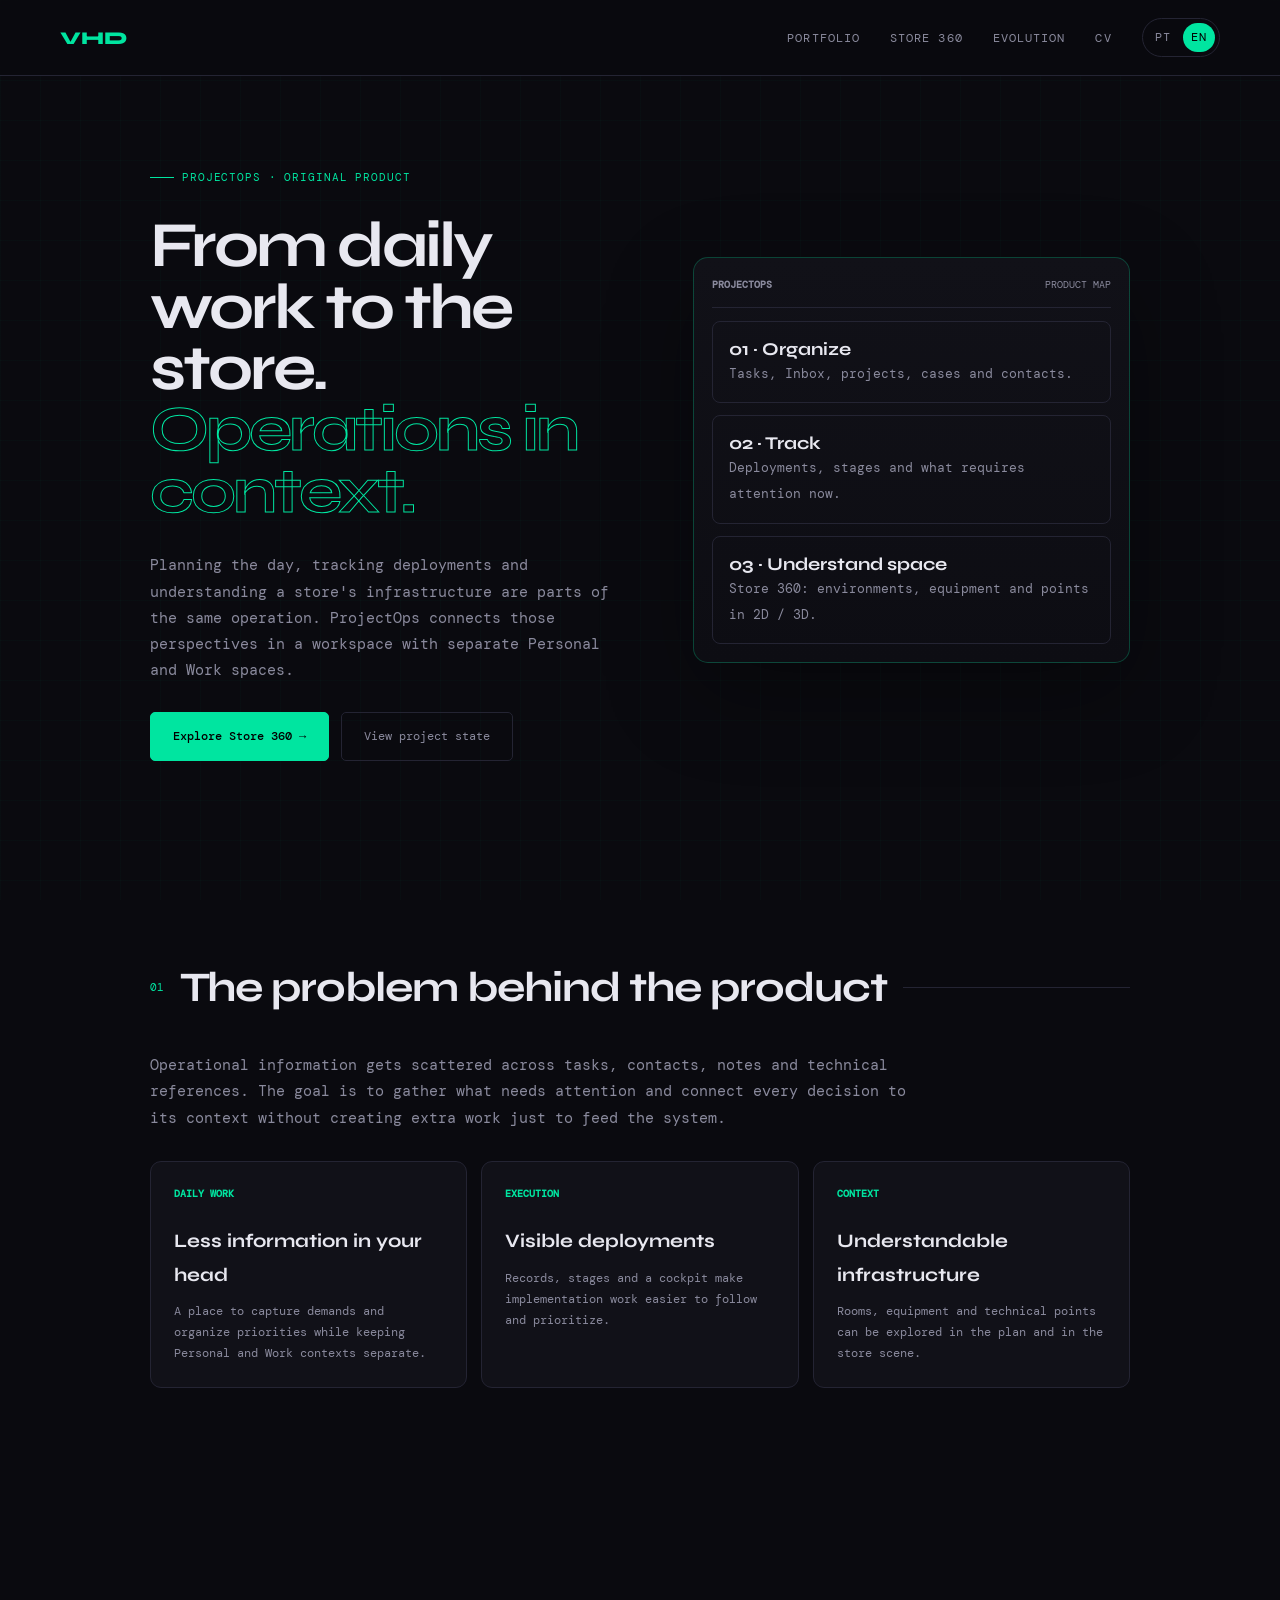
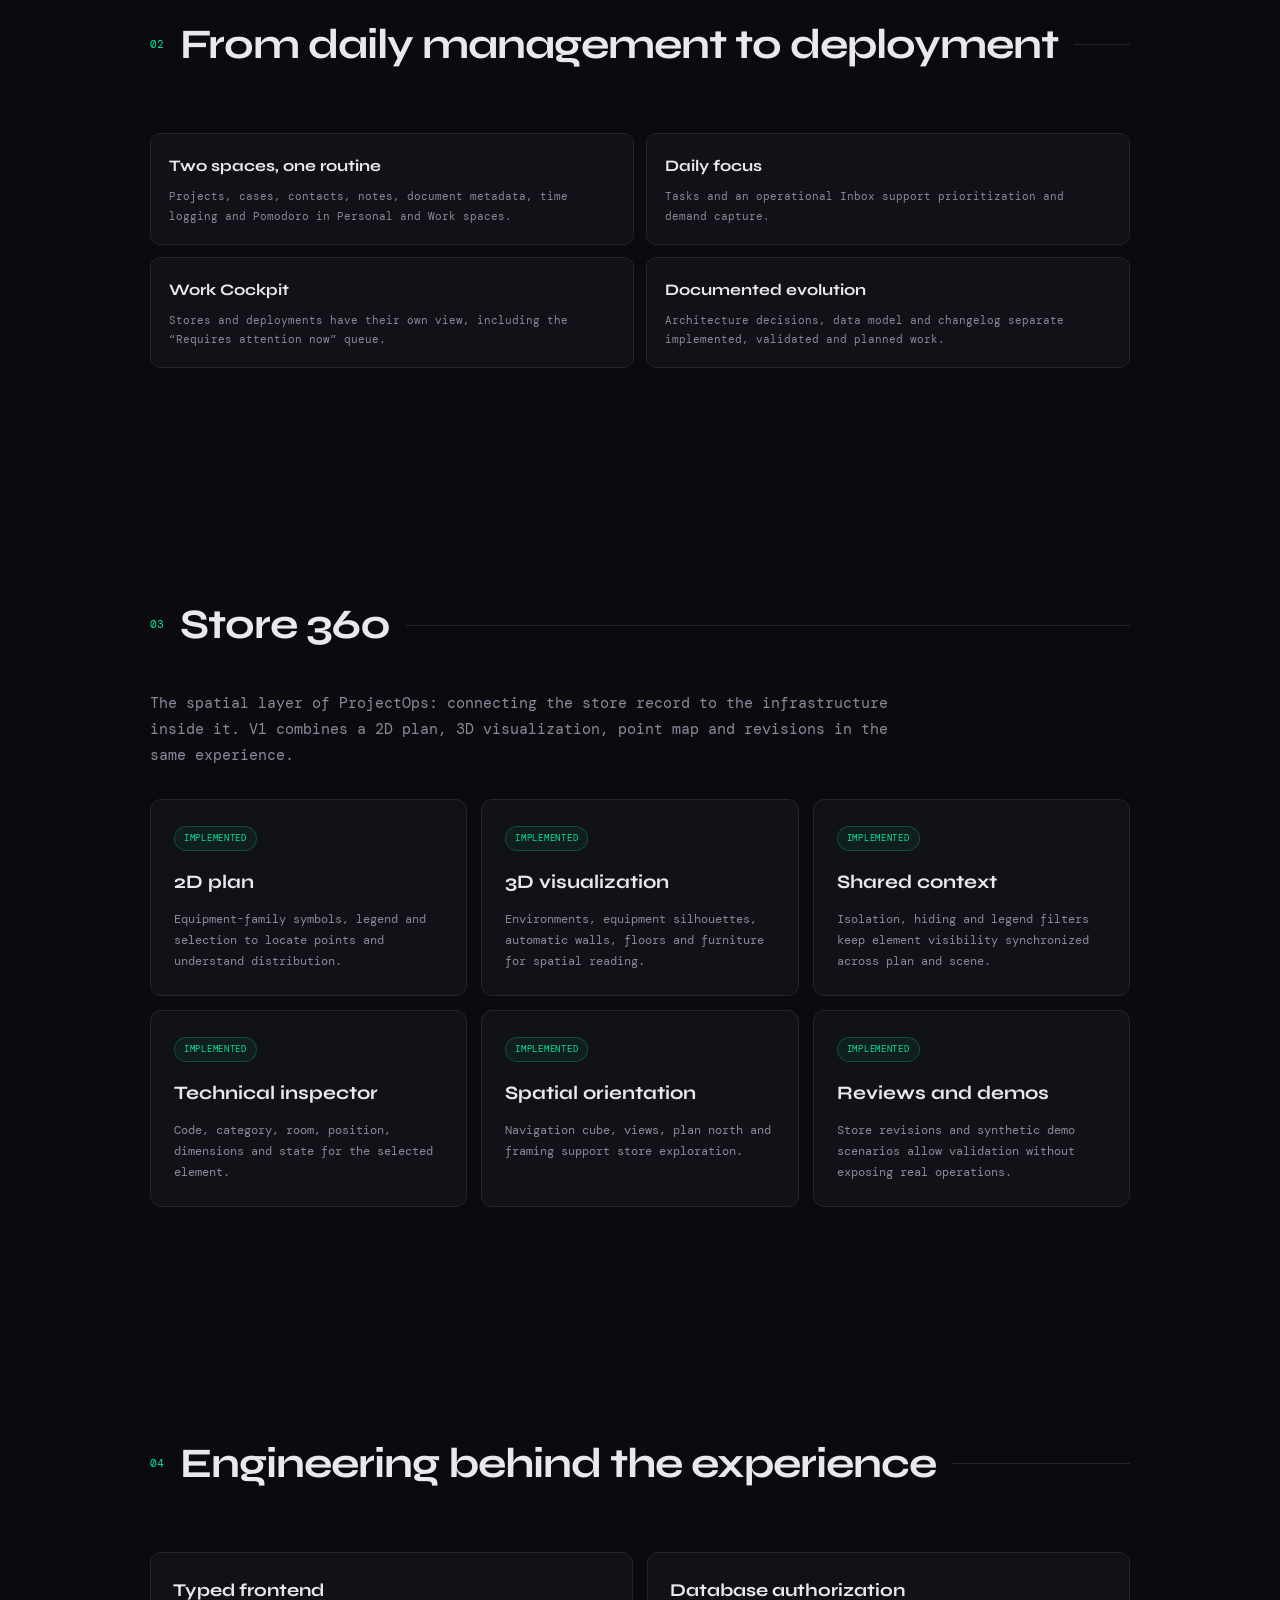
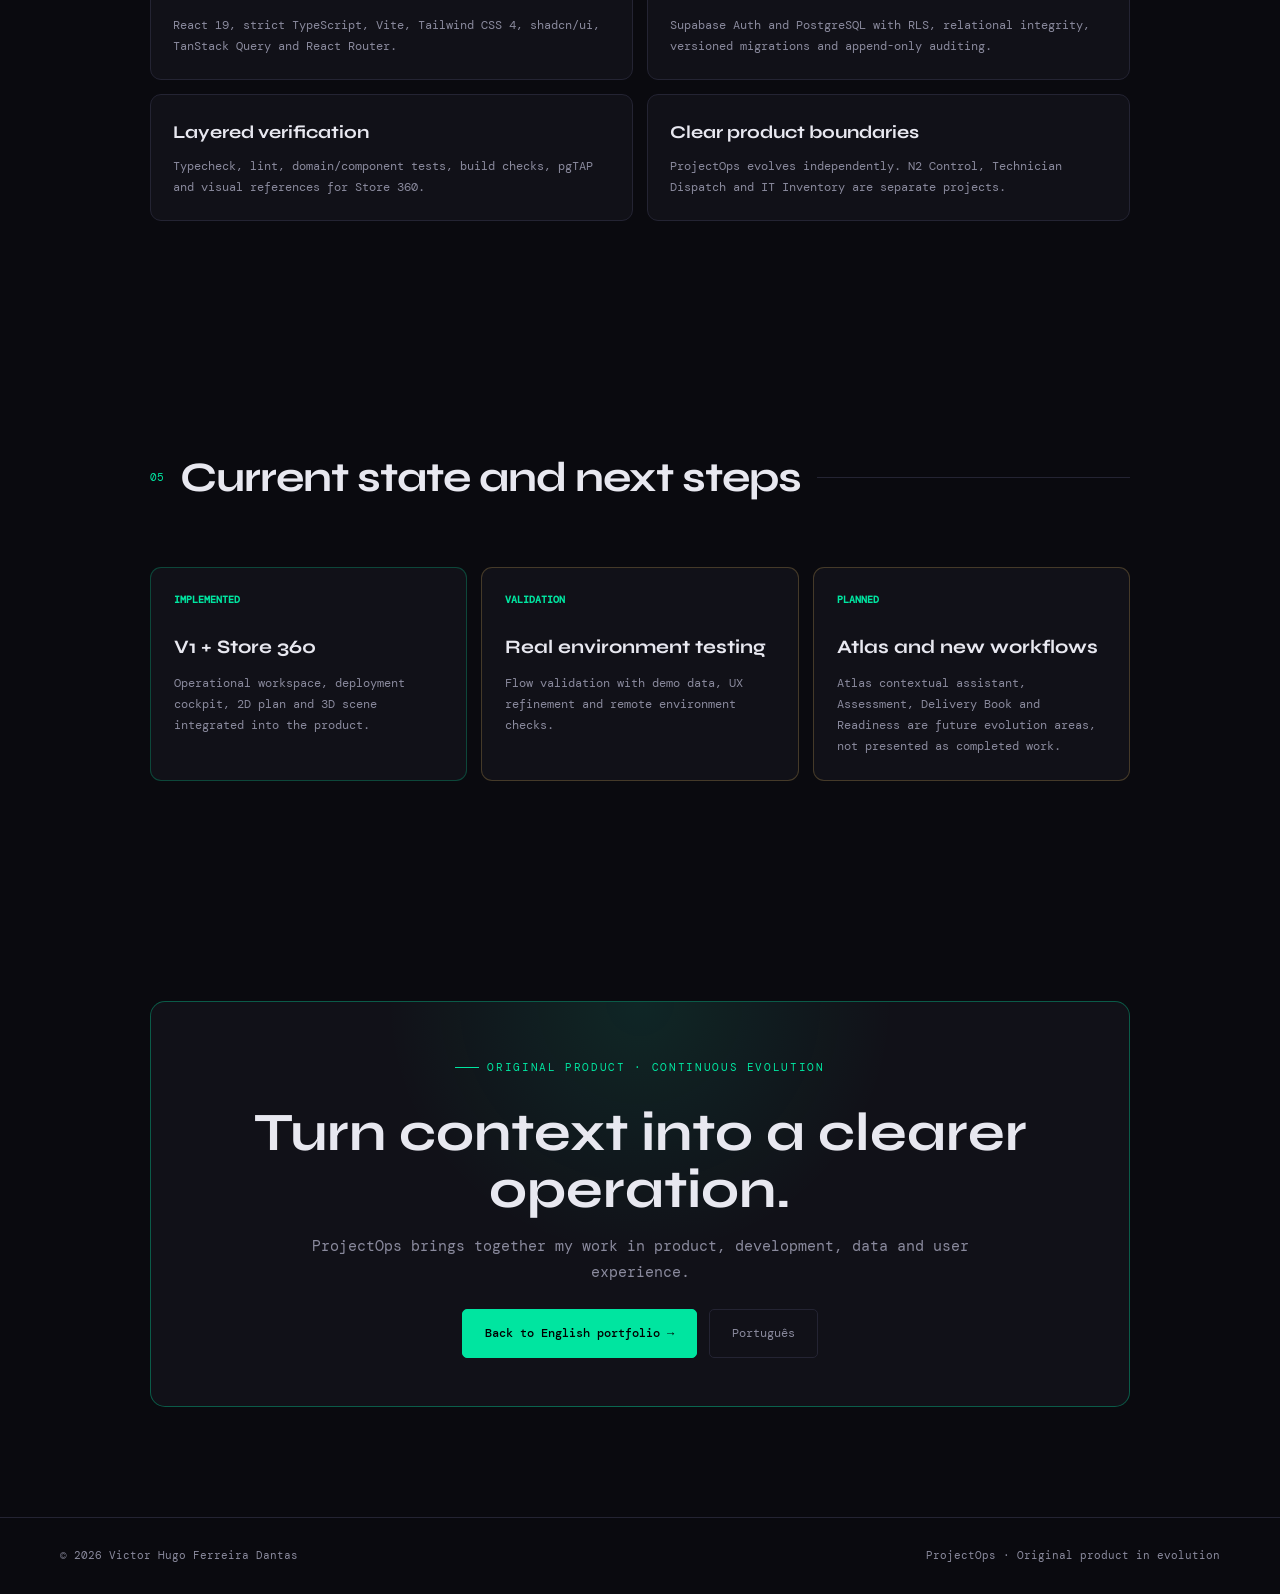
<file: en/projectops.html>
<!DOCTYPE html>
<html lang="en">
<head>
<meta charset="UTF-8"><meta name="viewport" content="width=device-width,initial-scale=1">
<title>ProjectOps — Operations & Store 360 | Victor Hugo Dantas</title>
<meta name="description" content="ProjectOps: an operational workspace with daily planning, deployment cockpit and Store 360 with 2D plans and 3D visualization.">
<link rel="preconnect" href="https://fonts.googleapis.com"><link rel="preconnect" href="https://fonts.gstatic.com" crossorigin>
<link href="https://fonts.googleapis.com/css2?family=Syne:wght@400;600;700;800&family=DM+Mono:wght@300;400;500&display=swap" rel="stylesheet"><link rel="stylesheet" href="../styles.css?v=20261028-2">
<style>.lang-switch{display:inline-flex;gap:4px;padding:4px;border:1px solid var(--border);border-radius:999px}.lang-switch a{padding:4px 8px!important}.lang-switch .active{background:var(--accent);color:#000!important;border-radius:999px}</style>
</head>
<body>
<a class="skip-link" href="#content">Skip to content</a>
<nav><a class="logo" href="index.html">VHD</a><ul class="navlinks"><li><a href="index.html">Portfolio</a></li><li><a href="#store360">Store 360</a></li><li><a href="#evolution">Evolution</a></li><li><a href="../cv.html?lang=en">CV</a></li><li class="lang-switch"><a href="../projectops.html">PT</a><a class="active" href="projectops.html">EN</a></li></ul></nav>
<main id="content">
<section class="container product-hero ops-hero"><div><div class="eyebrow">ProjectOps · Original product</div><h1>From daily work to the store.<br><span>Operations in context.</span></h1><p>Planning the day, tracking deployments and understanding a store's infrastructure are parts of the same operation. ProjectOps connects those perspectives in a workspace with separate Personal and Work spaces.</p><div class="actions"><a class="btn primary" href="#store360">Explore Store 360 →</a><a class="btn outline" href="#evolution">View project state</a></div></div><div class="panel"><div class="dashhead"><b>ProjectOps</b><span>Product map</span></div><div class="ops-flow"><div><b>01 · Organize</b><small>Tasks, Inbox, projects, cases and contacts.</small></div><div><b>02 · Track</b><small>Deployments, stages and what requires attention now.</small></div><div><b>03 · Understand space</b><small>Store 360: environments, equipment and points in 2D / 3D.</small></div></div></div></section>
<section class="container section"><div class="section-head"><span class="num">01</span><h2>The problem behind the product</h2><div class="line"></div></div><p class="section-intro">Operational information gets scattered across tasks, contacts, notes and technical references. The goal is to gather what needs attention and connect every decision to its context without creating extra work just to feed the system.</p><div class="cards"><article class="card"><b>DAILY WORK</b><h3>Less information in your head</h3><p>A place to capture demands and organize priorities while keeping Personal and Work contexts separate.</p></article><article class="card"><b>EXECUTION</b><h3>Visible deployments</h3><p>Records, stages and a cockpit make implementation work easier to follow and prioritize.</p></article><article class="card"><b>CONTEXT</b><h3>Understandable infrastructure</h3><p>Rooms, equipment and technical points can be explored in the plan and in the store scene.</p></article></div></section>
<section class="container section"><div class="section-head"><span class="num">02</span><h2>From daily management to deployment</h2><div class="line"></div></div><div class="feature-list"><article class="feature-item"><h3>Two spaces, one routine</h3><p>Projects, cases, contacts, notes, document metadata, time logging and Pomodoro in Personal and Work spaces.</p></article><article class="feature-item"><h3>Daily focus</h3><p>Tasks and an operational Inbox support prioritization and demand capture.</p></article><article class="feature-item"><h3>Work Cockpit</h3><p>Stores and deployments have their own view, including the “Requires attention now” queue.</p></article><article class="feature-item"><h3>Documented evolution</h3><p>Architecture decisions, data model and changelog separate implemented, validated and planned work.</p></article></div></section>
<section id="store360" class="container section"><div class="section-head"><span class="num">03</span><h2>Store 360</h2><div class="line"></div></div><p class="section-intro">The spatial layer of ProjectOps: connecting the store record to the infrastructure inside it. V1 combines a 2D plan, 3D visualization, point map and revisions in the same experience.</p><div class="cards"><article class="card"><span class="feature-status available">Implemented</span><h3>2D plan</h3><p>Equipment-family symbols, legend and selection to locate points and understand distribution.</p></article><article class="card"><span class="feature-status available">Implemented</span><h3>3D visualization</h3><p>Environments, equipment silhouettes, automatic walls, floors and furniture for spatial reading.</p></article><article class="card"><span class="feature-status available">Implemented</span><h3>Shared context</h3><p>Isolation, hiding and legend filters keep element visibility synchronized across plan and scene.</p></article><article class="card"><span class="feature-status available">Implemented</span><h3>Technical inspector</h3><p>Code, category, room, position, dimensions and state for the selected element.</p></article><article class="card"><span class="feature-status available">Implemented</span><h3>Spatial orientation</h3><p>Navigation cube, views, plan north and framing support store exploration.</p></article><article class="card"><span class="feature-status available">Implemented</span><h3>Reviews and demos</h3><p>Store revisions and synthetic demo scenarios allow validation without exposing real operations.</p></article></div></section>
<section class="container section"><div class="section-head"><span class="num">04</span><h2>Engineering behind the experience</h2><div class="line"></div></div><div class="security-grid"><article class="security-card"><h3>Typed frontend</h3><p>React 19, strict TypeScript, Vite, Tailwind CSS 4, shadcn/ui, TanStack Query and React Router.</p></article><article class="security-card"><h3>Database authorization</h3><p>Supabase Auth and PostgreSQL with RLS, relational integrity, versioned migrations and append-only auditing.</p></article><article class="security-card"><h3>Layered verification</h3><p>Typecheck, lint, domain/component tests, build checks, pgTAP and visual references for Store 360.</p></article><article class="security-card"><h3>Clear product boundaries</h3><p>ProjectOps evolves independently. N2 Control, Technician Dispatch and IT Inventory are separate projects.</p></article></div></section>
<section id="evolution" class="container section"><div class="section-head"><span class="num">05</span><h2>Current state and next steps</h2><div class="line"></div></div><div class="cards"><article class="card roadmap-now"><b>IMPLEMENTED</b><h3>V1 + Store 360</h3><p>Operational workspace, deployment cockpit, 2D plan and 3D scene integrated into the product.</p></article><article class="card roadmap-next"><b>VALIDATION</b><h3>Real environment testing</h3><p>Flow validation with demo data, UX refinement and remote environment checks.</p></article><article class="card roadmap-next"><b>PLANNED</b><h3>Atlas and new workflows</h3><p>Atlas contextual assistant, Assessment, Delivery Book and Readiness are future evolution areas, not presented as completed work.</p></article></div></section>
<section class="container section"><div class="cta"><div class="eyebrow">Original product · Continuous evolution</div><h2>Turn context into a clearer operation.</h2><p>ProjectOps brings together my work in product, development, data and user experience.</p><div class="actions" style="justify-content:center"><a class="btn primary" href="index.html">Back to English portfolio →</a><a class="btn outline" href="../projectops.html">Português</a></div></div></section>
</main><footer><span>© 2026 Victor Hugo Ferreira Dantas</span><span>ProjectOps · Original product in evolution</span></footer>
</body></html>
</file>
<file: styles.css>
*{box-sizing:border-box;margin:0;padding:0}:root{--bg:#0a0a0f;--surface:#111118;--surface2:#171720;--border:#242433;--accent:#00e5a0;--blue:#0077ff;--text:#e8e8f0;--muted:#8a8a9d;--warn:#ffcc66;--head:'Syne',sans-serif;--mono:'DM Mono',monospace}html{scroll-behavior:smooth}body{background:var(--bg);color:var(--text);font:15px/1.75 var(--mono);overflow-x:hidden}body:after{content:'';position:fixed;inset:0;pointer-events:none;z-index:-1;background-image:linear-gradient(rgba(0,229,160,.025) 1px,transparent 1px),linear-gradient(90deg,rgba(0,229,160,.025) 1px,transparent 1px);background-size:40px 40px}a{color:inherit}nav{position:fixed;inset:0 0 auto;z-index:50;height:76px;padding:0 60px;display:flex;align-items:center;justify-content:space-between;background:rgba(10,10,15,.84);backdrop-filter:blur(14px);border-bottom:1px solid var(--border)}.logo{font:800 18px var(--head);color:var(--accent);text-decoration:none}.navlinks{display:flex;align-items:center;gap:30px;list-style:none}.navlinks a{font-size:12px;color:var(--muted);text-decoration:none;text-transform:uppercase;letter-spacing:.09em}.navlinks a:hover{color:var(--accent)}.nav-product{color:var(--accent)!important;border:1px solid rgba(0,229,160,.25);padding:8px 12px;border-radius:999px;background:rgba(0,229,160,.06)}.container{max-width:1100px;margin:auto;padding-left:60px;padding-right:60px}.hero{min-height:100vh;display:flex;flex-direction:column;justify-content:center;padding-top:120px;padding-bottom:80px}.eyebrow{display:inline-flex;align-items:center;gap:8px;color:var(--accent);font-size:11px;text-transform:uppercase;letter-spacing:.15em;margin-bottom:28px}.eyebrow:before{content:'';width:24px;height:1px;background:var(--accent)}h1,h2,h3{font-family:var(--head)}h1{font-size:clamp(52px,8vw,96px);line-height:.96;letter-spacing:-3px;margin-bottom:30px}h1 span{color:transparent;-webkit-text-stroke:1px var(--accent)}.hero p{max-width:700px;color:var(--muted);font-size:15px;line-height:1.9;margin-bottom:36px}.hero p strong{color:var(--text)}.actions{display:flex;gap:12px;flex-wrap:wrap}.btn{display:inline-flex;align-items:center;justify-content:center;padding:13px 22px;border-radius:5px;text-decoration:none;font-size:12px;transition:.2s;border:1px solid var(--border)}.btn:hover{transform:translateY(-2px)}.primary{background:var(--accent);color:#000;border-color:var(--accent);font-weight:500}.outline{color:var(--muted)}.outline:hover{border-color:var(--accent);color:var(--accent)}.blue{color:#8bb9ff;border-color:rgba(0,119,255,.35);background:rgba(0,119,255,.06)}.section{padding-top:110px;padding-bottom:110px}.section-head{display:flex;align-items:center;gap:16px;margin-bottom:52px}.section-head .num{color:var(--accent);font-size:11px}.section-head h2{font-size:clamp(30px,4vw,42px);letter-spacing:-1px}.line{height:1px;background:var(--border);flex:1}.about{display:grid;grid-template-columns:1fr 1fr;gap:70px}.about p{color:var(--muted);margin-bottom:18px}.about strong{color:var(--text)}.skill-group+ .skill-group{margin-top:24px}.skill-title{font-size:10px;color:var(--accent);text-transform:uppercase;letter-spacing:.12em;margin-bottom:10px}.skills{display:grid;grid-template-columns:1fr 1fr;gap:10px}.skill{padding:11px 14px;background:var(--surface);border:1px solid var(--border);border-radius:6px;color:var(--muted);font-size:12px}.skill:before{content:'•';color:var(--accent);margin-right:9px}.status-grid{display:grid;grid-template-columns:repeat(4,1fr);gap:10px;margin-bottom:28px}.status{padding:14px;background:var(--surface);border:1px solid var(--border);border-radius:8px}.status small{display:block;color:var(--muted);text-transform:uppercase;margin-bottom:4px}.live{color:var(--accent)}.plan{color:var(--warn)}.project{display:grid;grid-template-columns:.9fr 1.2fr;border:1px solid var(--border);border-radius:12px;overflow:hidden;margin-bottom:28px;background:var(--surface);transition:.2s}.project:hover{border-color:rgba(0,229,160,.55);transform:translateY(-2px)}.project.featured{border-color:rgba(0,229,160,.38)}.visual{min-height:280px;display:flex;align-items:center;justify-content:center;padding:34px;background:radial-gradient(circle at 35% 50%,rgba(0,229,160,.08),transparent 60%),var(--surface)}.visual .icon{font-size:70px}.metric{font:800 clamp(36px,5vw,58px)/1 var(--head);color:var(--accent);text-align:center}.metric span{display:block;font:10px var(--mono);color:var(--muted);letter-spacing:.1em;margin-top:10px;text-transform:uppercase}.info{padding:40px;border-left:1px solid var(--border)}.tag{display:block;color:var(--accent);font-size:10px;text-transform:uppercase;letter-spacing:.12em;margin-bottom:12px}.tag.warn{color:var(--warn)}.info h3{font-size:25px;margin-bottom:12px}.info p{color:var(--muted);font-size:13px;margin-bottom:20px}.stack{display:flex;gap:7px;flex-wrap:wrap;margin-bottom:22px}.stack span{padding:4px 10px;border:1px solid rgba(0,229,160,.2);background:rgba(0,229,160,.07);border-radius:999px;color:var(--accent);font-size:11px}.features{list-style:none;margin-bottom:24px}.features li{color:var(--muted);font-size:12px;margin-bottom:7px}.features li:before{content:'→';color:var(--accent);margin-right:8px}.mock{width:100%;max-width:350px;border:1px solid rgba(0,229,160,.3);border-radius:11px;padding:16px;background:#0d0d13}.mocktop{display:flex;justify-content:space-between;color:var(--muted);font-size:9px;text-transform:uppercase;margin-bottom:14px}.mockgrid{display:grid;grid-template-columns:1fr 1fr;gap:8px}.mockcard{padding:12px;background:var(--surface2);border:1px solid var(--border);border-radius:7px}.mockcard b{display:block;font:700 22px var(--head)}.mockcard small{color:var(--muted)}.contact{display:grid;grid-template-columns:1fr 1fr;gap:70px;align-items:center}.contact h3{font-size:36px;margin-bottom:12px}.contact p{color:var(--muted);margin-bottom:24px}.contact-links{display:grid;gap:12px}.contact-link{padding:18px 20px;border:1px solid var(--border);background:var(--surface);border-radius:8px;text-decoration:none}.contact-link small{display:block;color:var(--muted);text-transform:uppercase}.contact-link:hover{border-color:var(--accent)}footer{border-top:1px solid var(--border);padding:28px 60px;display:flex;justify-content:space-between;color:var(--muted);font-size:11px}.product-hero{min-height:100vh;display:grid;grid-template-columns:1.05fr .95fr;gap:60px;align-items:center;padding-top:120px;padding-bottom:70px}.product-hero h1{font-size:clamp(48px,7vw,78px)}.product-hero p{color:var(--muted);margin-bottom:28px;max-width:630px}.panel{border:1px solid rgba(0,229,160,.25);border-radius:15px;background:linear-gradient(180deg,#111118,#0d0d13);padding:18px;box-shadow:0 30px 90px rgba(0,0,0,.3)}.dashhead{display:flex;justify-content:space-between;color:var(--muted);font-size:10px;text-transform:uppercase;padding-bottom:13px;border-bottom:1px solid var(--border);margin-bottom:13px}.dashgrid{display:grid;grid-template-columns:1fr 1fr;gap:9px}.dash{padding:14px;border:1px solid var(--border);border-radius:8px;background:var(--surface2)}.dash b{display:block;font:700 24px var(--head)}.dash small{color:var(--muted)}.cards{display:grid;grid-template-columns:repeat(3,1fr);gap:14px}.card{padding:23px;border:1px solid var(--border);border-radius:11px;background:var(--surface);min-height:190px}.card b{display:block;color:var(--accent);font-size:10px;margin-bottom:22px}.card h3{font-size:19px;margin-bottom:10px}.card p{font-size:12px;color:var(--muted)}.agent{display:grid;grid-template-columns:1fr 1fr;gap:34px;align-items:center;padding:34px;border:1px solid rgba(0,119,255,.3);border-radius:15px;background:radial-gradient(circle at 90% 10%,rgba(0,119,255,.14),transparent 35%),var(--surface)}.agent h2{font-size:clamp(30px,4vw,44px);line-height:1.05;margin-bottom:14px}.agent p{color:var(--muted)}.terminal{background:#090b10;border:1px solid var(--border);border-radius:9px;padding:17px;font-size:11px;color:#a0a0b2}.terminal div{margin:5px 0}.terminal i{color:#80b5ff;font-style:normal}.terminal .ok{color:var(--accent)}.cta{text-align:center;padding:48px;border:1px solid rgba(0,229,160,.35);border-radius:15px;background:radial-gradient(circle at 50% 0,rgba(0,229,160,.1),transparent 40%),var(--surface)}.cta h2{font-size:clamp(34px,5vw,54px);line-height:1.05;margin-bottom:14px}.cta p{max-width:700px;margin:0 auto 24px;color:var(--muted)}.reveal{opacity:0;transform:translateY(24px);transition:.65s}.reveal.visible{opacity:1;transform:none}.product-proof{display:grid;grid-template-columns:repeat(4,1fr);gap:12px;margin-top:28px}.proof{padding:16px;border:1px solid var(--border);border-radius:10px;background:var(--surface)}.proof strong{display:block;font:700 24px var(--head);color:var(--text);margin-bottom:2px}.proof span{font-size:10px;color:var(--muted);text-transform:uppercase;letter-spacing:.08em}.feature-status{display:inline-flex;align-items:center;gap:6px;padding:4px 9px;border-radius:999px;font-size:9px;text-transform:uppercase;letter-spacing:.08em;margin-bottom:14px;border:1px solid var(--border)}.feature-status.available{color:var(--accent);border-color:rgba(0,229,160,.25);background:rgba(0,229,160,.06)}.feature-status.beta{color:#8bb9ff;border-color:rgba(0,119,255,.28);background:rgba(0,119,255,.06)}.feature-status.validation{color:var(--warn);border-color:rgba(255,204,102,.25);background:rgba(255,204,102,.05)}.wide-card{grid-column:span 2}.feature-list{display:grid;grid-template-columns:repeat(2,1fr);gap:12px}.feature-item{padding:18px;border:1px solid var(--border);border-radius:10px;background:var(--surface)}.feature-item h3{font-size:16px;margin-bottom:7px}.feature-item p{font-size:11px;color:var(--muted)}.security-grid{display:grid;grid-template-columns:repeat(2,1fr);gap:14px}.security-card{padding:22px;border:1px solid var(--border);border-radius:11px;background:var(--surface)}.security-card h3{font-size:18px;margin-bottom:8px}.security-card p{font-size:12px;color:var(--muted)}.roadmap-now{border-color:rgba(0,229,160,.25)}.roadmap-next{border-color:rgba(255,204,102,.22)}.demo-section{padding-top:30px;padding-bottom:110px;scroll-margin-top:90px}.demo-copy{display:grid;grid-template-columns:.75fr 1.1fr;gap:28px 60px;align-items:end;margin-bottom:28px}.demo-copy .eyebrow{margin-bottom:0}.demo-copy h2{font-size:clamp(34px,5vw,54px);line-height:1.05;letter-spacing:-1.5px}.demo-copy p{grid-column:2;color:var(--muted);font-size:12px;max-width:680px}.video-shell{overflow:hidden;border:1px solid rgba(0,229,160,.3);border-radius:15px;background:#07070b;box-shadow:0 30px 90px rgba(0,0,0,.35)}.video-top,.video-caption{display:flex;align-items:center;justify-content:space-between;gap:18px;padding:11px 15px;color:var(--muted);font-size:9px;text-transform:uppercase;letter-spacing:.09em}.video-top{border-bottom:1px solid var(--border)}.video-top span:first-child{display:flex;align-items:center;gap:8px}.video-top i{display:inline-block;width:7px;height:7px;border-radius:50%;background:var(--accent);box-shadow:0 0 12px rgba(0,229,160,.65)}.video-caption{border-top:1px solid var(--border)}.video-shell video{display:block;width:100%;max-height:680px;background:#000;aspect-ratio:16/9;object-fit:contain}@media(max-width:800px){nav{padding:0 22px}.navlinks{display:none}.container{padding-left:22px;padding-right:22px}.about,.project,.contact,.product-hero,.agent{grid-template-columns:1fr}.info{border-left:0;border-top:1px solid var(--border)}.status-grid,.cards,.product-proof{grid-template-columns:1fr 1fr}.product-hero{gap:35px}.section{padding-top:80px;padding-bottom:80px}.security-grid,.feature-list{grid-template-columns:1fr}.wide-card{grid-column:auto}.demo-section{padding-bottom:80px}.demo-copy{grid-template-columns:1fr;gap:12px}.demo-copy p{grid-column:1}.video-caption{align-items:flex-start;flex-direction:column;gap:3px}footer{padding:25px 22px;flex-direction:column;gap:6px}}@media(max-width:520px){.skills,.status-grid,.cards,.product-proof{grid-template-columns:1fr}h1{letter-spacing:-2px}.visual{min-height:220px}.info{padding:28px 22px}.video-shell{border-radius:10px}.video-top span:last-child,.video-caption span:last-child{display:none}}
/* Projetos operacionais — preserva o design compartilhado do portfólio. */
section[id],article[id]{scroll-margin-top:96px}.ops-title{font:700 clamp(28px,4vw,40px)/1.15 var(--head);margin:22px 0;color:var(--text)}.visual-caption{color:var(--muted);font-size:10px;margin-top:18px}.project-note{border-left:2px solid var(--border);padding-left:12px;font-size:11px!important}.faiston-visual{background:#151720}.brand-project{width:100%;max-width:300px;padding:20px 8px}.brand-project img{display:block;width:100%;height:auto;margin:24px 0 38px}.brand-context{display:block;font-size:9px;letter-spacing:.1em;text-transform:uppercase;color:#b4b7c9;margin-bottom:24px}.brand-project h4{font:700 30px/1.2 var(--head);margin-bottom:18px}.brand-project p{font-size:12px;color:#b4b7c9}.ops-hero{min-height:auto;padding-top:160px;padding-bottom:80px}.ops-hero h1{font-size:clamp(42px,6vw,64px)}.ops-hero .eyebrow{letter-spacing:.08em}.ops-hero .panel{min-width:0}.ops-flow{display:grid;gap:12px}.ops-flow div{padding:16px;border:1px solid var(--border);border-radius:8px}.ops-flow b{display:block;font:700 18px var(--head)}.ops-flow small{color:var(--muted)}.section-intro{max-width:760px;color:var(--muted);margin:-24px 0 30px}.skip-link{position:absolute;top:-80px;left:20px;z-index:100;background:var(--accent);color:#000;padding:10px}.skip-link:focus{top:10px}a:focus-visible{outline:2px solid var(--accent);outline-offset:5px}.reveal{opacity:1;transform:none}@media(max-width:800px){.navlinks{display:flex;gap:14px}.navlinks a{font-size:10px}.navlinks li:first-child{display:none}.ops-hero{padding-top:125px}.brand-project{max-width:260px}}@media(max-width:420px){.navlinks{gap:10px}.nav-product{padding:6px 8px}nav{padding:0 16px}}@media(prefers-reduced-motion:reduce){html{scroll-behavior:auto}*,*::before,*::after{transition:none!important}.btn:hover,.project:hover{transform:none}}

/* Impede que imagens ampliem as colunas dos projetos. */
.project>*{min-width:0}.brand-project{min-width:0;max-width:300px}.brand-project img{max-width:280px;object-fit:contain}
</file>
